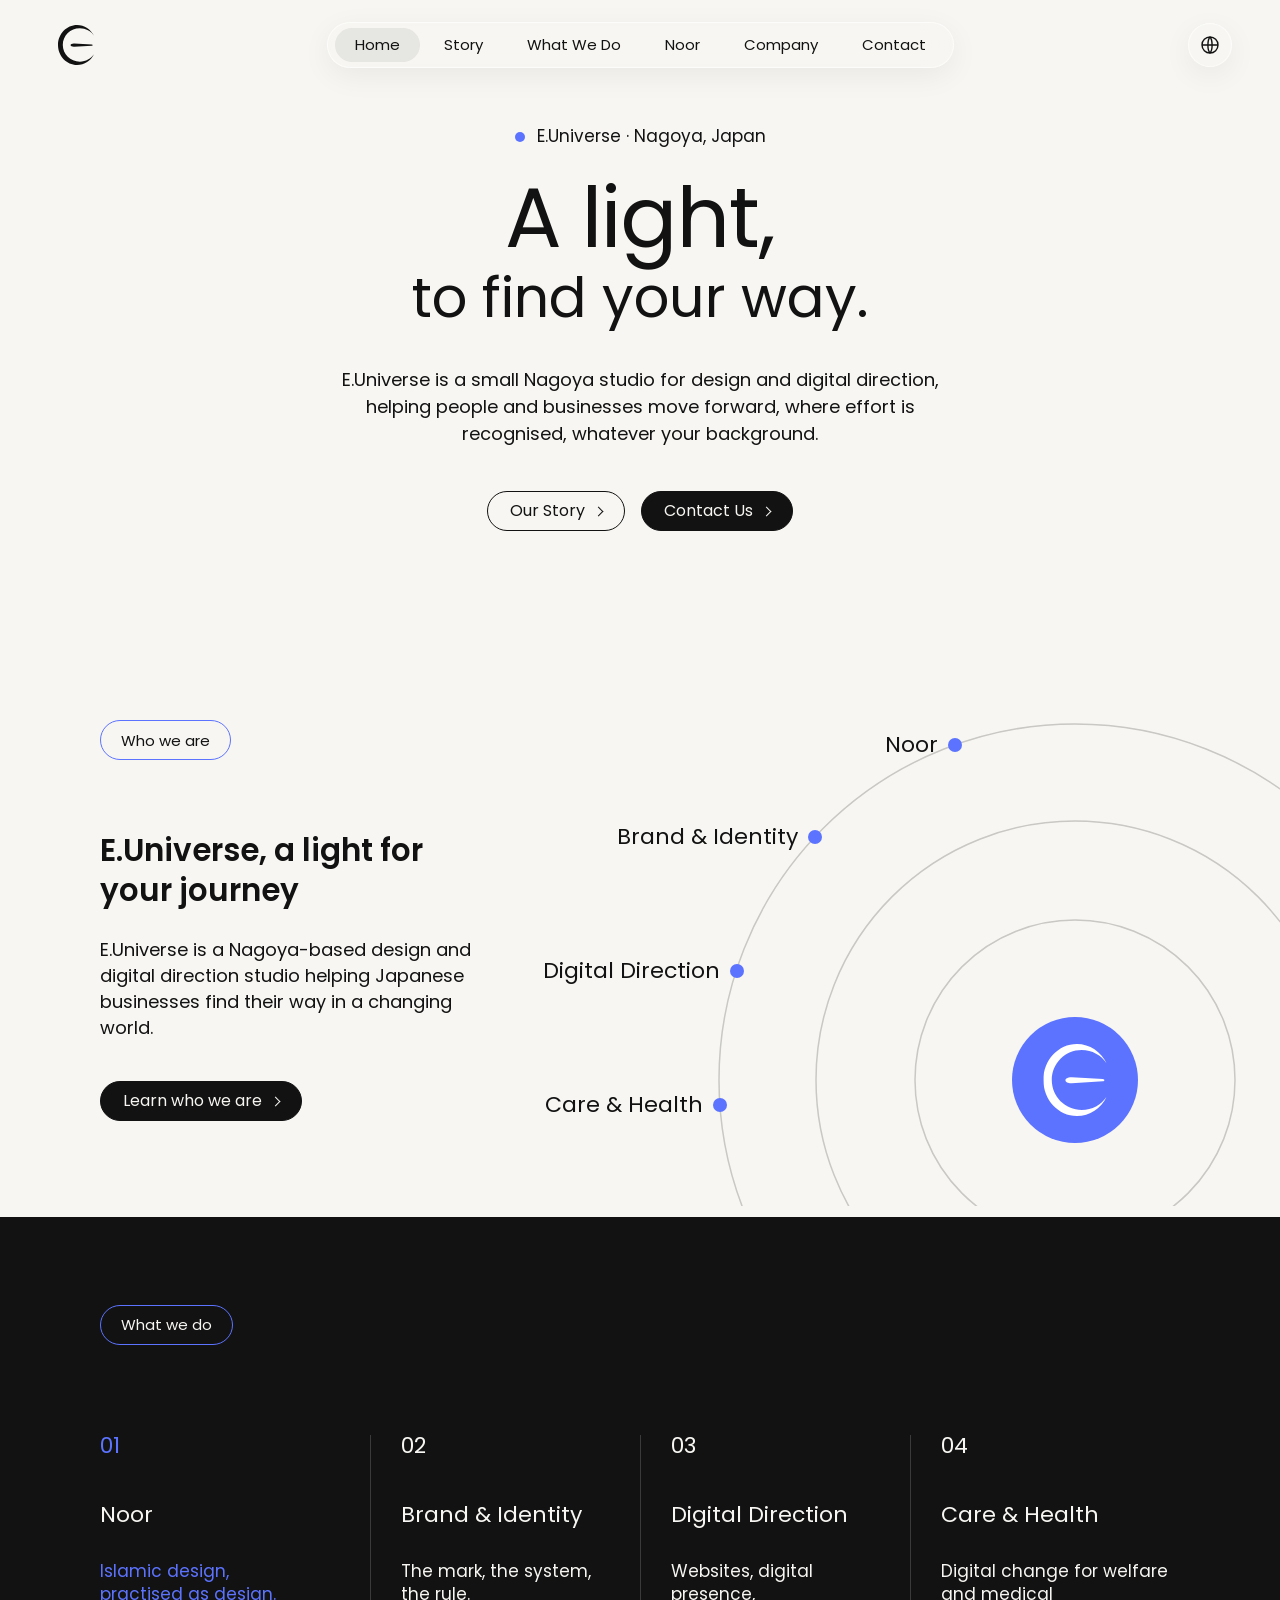
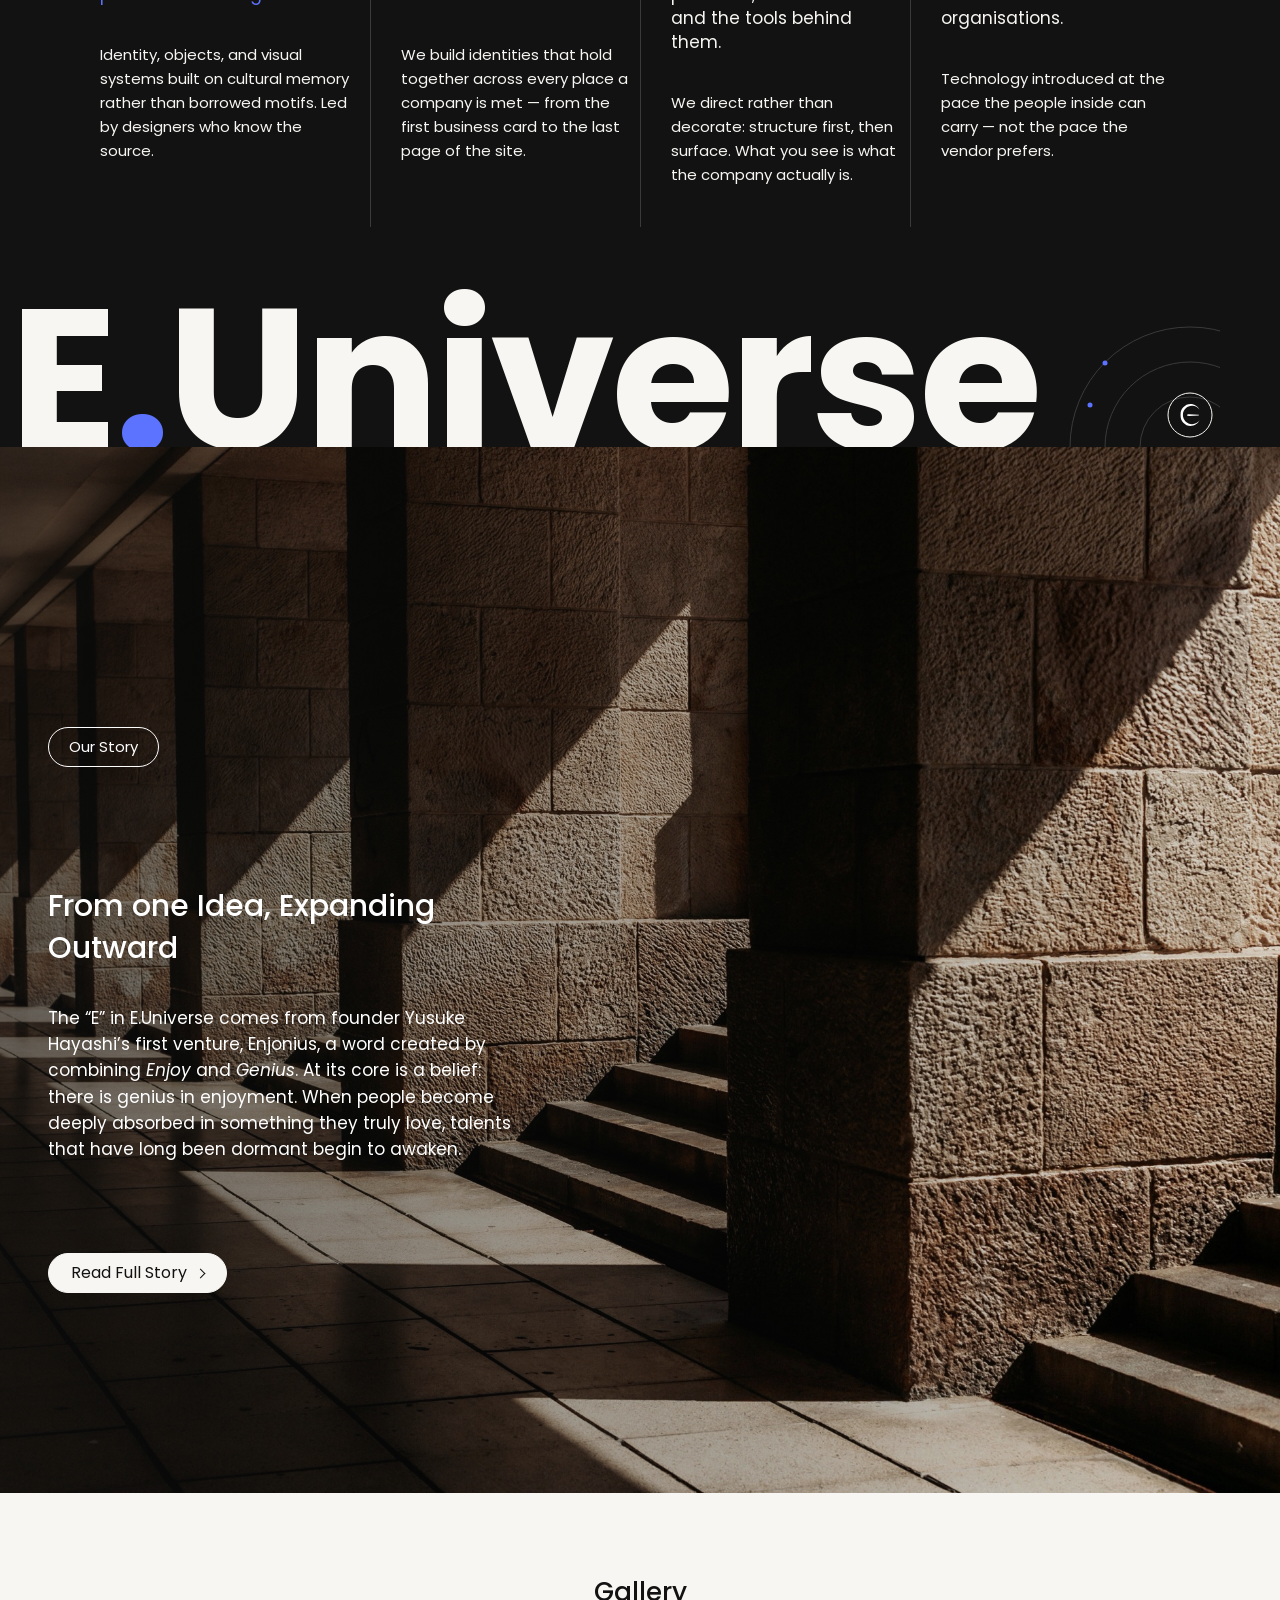
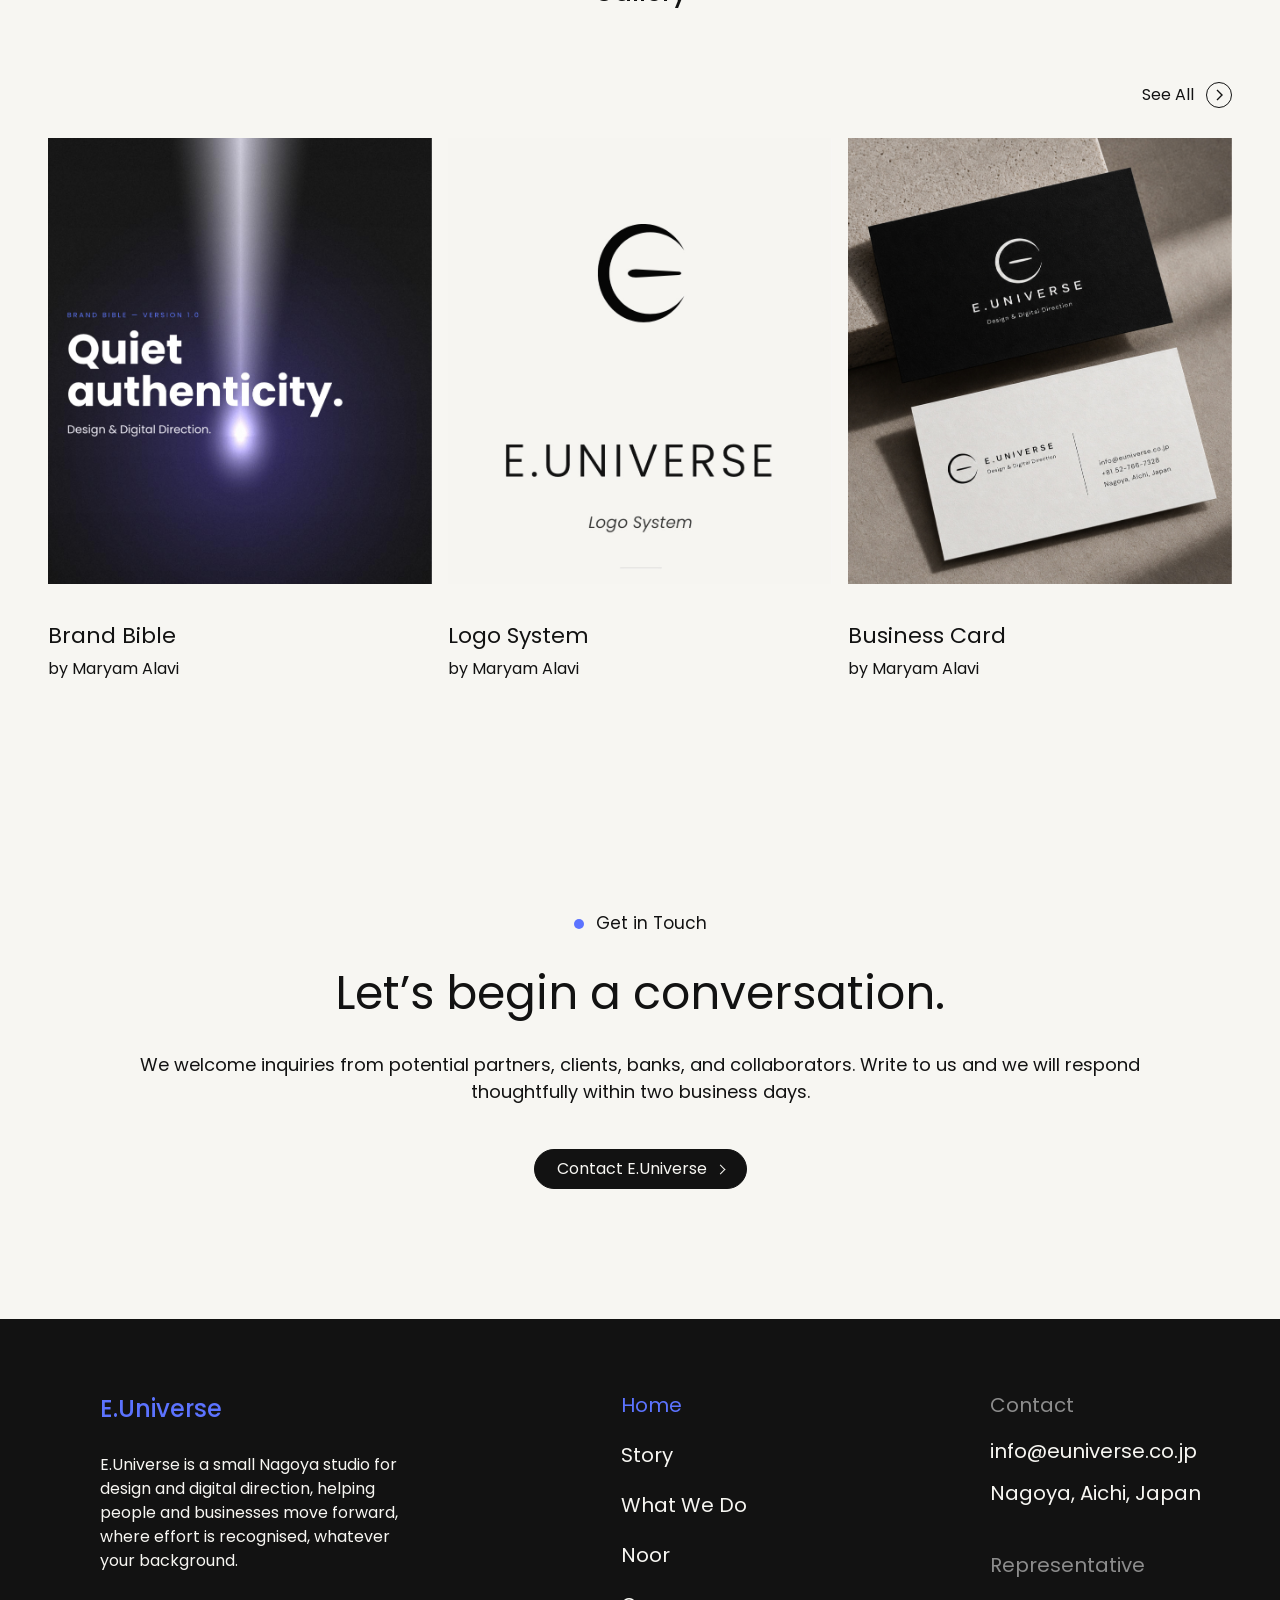
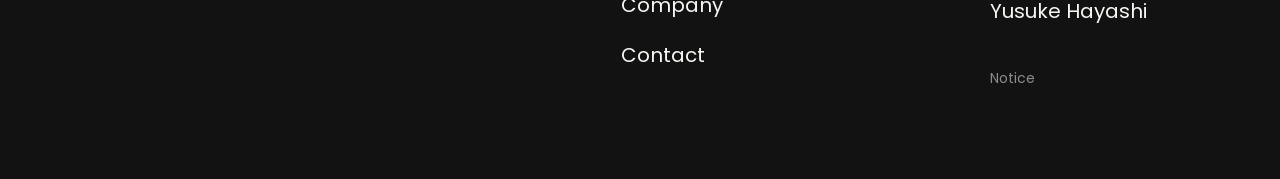
<file: index.html>
<!doctype html>
<html lang="en-GB">
<head>
<meta charset="utf-8">
<meta name="viewport" content="width=device-width, initial-scale=1">
<title>E.Universe — A Nagoya studio for design &amp; digital direction.</title>
<meta name="description" content="E.Universe is a small Nagoya studio for design and digital direction, helping people and businesses move forward, whatever your background.">
<link rel="canonical" href="https://euniverse.co.jp/">
<meta property="og:type" content="website">
<meta property="og:site_name" content="E.Universe">
<meta property="og:title" content="E.Universe — A Nagoya studio for design &amp; digital direction.">
<meta property="og:description" content="E.Universe is a small Nagoya studio for design and digital direction, helping people and businesses move forward, whatever your background.">
<meta property="og:url" content="https://euniverse.co.jp/">
<meta property="og:image" content="https://euniverse.co.jp/assets/og.png">
<meta name="twitter:card" content="summary_large_image">
<link rel="icon" href="/assets/favicon.ico" sizes="any">
<link rel="icon" type="image/png" sizes="32x32" href="/assets/favicon-32.png">
<link rel="apple-touch-icon" sizes="180x180" href="/assets/favicon-180.png">
<link rel="preconnect" href="https://fonts.googleapis.com">
<link rel="preconnect" href="https://fonts.gstatic.com" crossorigin>
<link href="https://fonts.googleapis.com/css2?family=Poppins:ital,wght@0,300;0,400;0,500;0,600;0,700;1,400&display=swap" rel="stylesheet">
<link rel="stylesheet" href="/css/site.css">
</head>
<body>

<!-- ===== Header ===== -->
<header class="site-header">
  <a class="site-header__logo" href="index.html" aria-label="E.Universe — Home">
    <img src="/assets/Symbol_Ink.svg" alt="" width="35" height="40" class="logo-ink">
    <img src="/assets/Symbol_Light.svg" alt="" width="35" height="40" class="logo-light">
  </a>
  <nav class="site-nav" aria-label="Primary">
    <a href="index.html" aria-current="page">Home</a>
    <a href="story.html">Story</a>
    <a href="what-we-do.html">What We Do</a>
    <a href="noor.html">Noor</a>
    <a href="company.html">Company</a>
    <a href="contact.html">Contact</a>
  </nav>
  <div class="site-header__tools">
    <button class="icon-btn icon-btn--menu" type="button" aria-label="Open menu" aria-expanded="false" aria-controls="mobile-menu">
      <svg viewBox="0 0 22 22" fill="none" stroke="currentColor" stroke-width="1.6" stroke-linecap="round"><path d="M4 7h14M7 11h8M9 15h4"/></svg>
    </button>
    <span class="icon-btn" role="img" aria-label="Language (English)">
      <svg viewBox="0 0 22 22" fill="none" stroke="currentColor" stroke-width="1.4"><circle cx="11" cy="11" r="8"/><path d="M3 11h16M11 3c2.8 3 2.8 13 0 16M11 3c-2.8 3-2.8 13 0 16"/></svg>
    </span>
  </div>
</header>

<div class="mobile-menu" id="mobile-menu" data-open="false">
  <button class="icon-btn mobile-menu__close" type="button" aria-label="Close menu">
    <svg viewBox="0 0 22 22" fill="none" stroke="currentColor" stroke-width="1.6" stroke-linecap="round"><path d="M6 6l10 10M16 6L6 16"/></svg>
  </button>
  <nav aria-label="Mobile">
    <a href="index.html" aria-current="page">Home</a>
    <a href="story.html">Story</a>
    <a href="what-we-do.html">What We Do</a>
    <a href="noor.html">Noor</a>
    <a href="company.html">Company</a>
    <a href="contact.html">Contact</a>
  </nav>
</div>

<main>

<!-- ===== Hero ===== -->
<section class="hero">
  <p class="kicker">E.Universe · Nagoya, Japan</p>
  <h1 class="hero__title"><span class="l1">A light,</span><span class="l2">to find your way.</span></h1>
  <p class="hero__lead">E.Universe is a small Nagoya studio for design and digital direction, helping people and businesses move forward, where effort is recognised, whatever your background.</p>
  <div class="hero__actions">
    <a class="btn btn--outline" href="story.html">Our Story</a>
    <a class="btn btn--ink" href="contact.html">Contact Us</a>
  </div>
</section>

<!-- ===== Who we are ===== -->
<section class="who" aria-labelledby="who-title">
  <div class="who__text">
    <p class="pill">Who we are</p>
    <h2 class="who__title" id="who-title">E.Universe, a light for your journey</h2>
    <p class="who__body">E.Universe is a Nagoya-based design and digital direction studio helping Japanese businesses find their way in a changing world.</p>
    <p class="who__cta"><a class="btn btn--ink" href="company.html">Learn who we are</a></p>
  </div>
  <!-- Orbit diagram: three arcs + four labelled dots around the E symbol -->
  <svg class="orbit" viewBox="-100 0 800 566" aria-hidden="true" focusable="false">
    <g fill="none" stroke="#C9C8C4" stroke-width="1.5">
      <circle cx="495" cy="440" r="160"/>
      <circle cx="495" cy="440" r="259"/>
      <circle cx="495" cy="440" r="356"/>
    </g>
    <g fill="#5C73FF">
      <circle cx="375" cy="105" r="7"/>
      <circle cx="235" cy="197" r="7"/>
      <circle cx="157" cy="331" r="7"/>
      <circle cx="140" cy="465" r="7"/>
    </g>
    <g text-anchor="end">
      <text x="358" y="112">Noor</text>
      <text x="218" y="204">Brand &amp; Identity</text>
      <text x="140" y="338">Digital Direction</text>
      <text x="123" y="472">Care &amp; Health</text>
    </g>
    <circle cx="495" cy="440" r="63" fill="#5C73FF"/>
    <image href="/assets/Symbol_Light.svg" x="463" y="404" width="64" height="72"/>
  </svg>
</section>

<!-- ===== What we do ===== -->
<section class="services section--ink" aria-labelledby="services-title">
  <div class="services__head">
    <h2 class="pill" id="services-title">What we do</h2>
  </div>
  <div class="services__grid">
    <article class="service">
      <p class="service__num service__num--accent">01</p>
      <h3 class="service__title">Noor</h3>
      <p class="service__tag service__tag--accent">Islamic design,<br>practised as design.</p>
      <p class="service__body">Identity, objects, and visual systems built on cultural memory rather than borrowed motifs. Led by designers who know the source.</p>
    </article>
    <article class="service">
      <p class="service__num">02</p>
      <h3 class="service__title">Brand &amp; Identity</h3>
      <p class="service__tag">The mark, the system,<br>the rule.</p>
      <p class="service__body">We build identities that hold together across every place a company is met — from the first business card to the last page of the site.</p>
    </article>
    <article class="service">
      <p class="service__num">03</p>
      <h3 class="service__title">Digital Direction</h3>
      <p class="service__tag">Websites, digital presence,<br>and the tools behind them.</p>
      <p class="service__body">We direct rather than decorate: structure first, then surface. What you see is what the company actually is.</p>
    </article>
    <article class="service">
      <p class="service__num">04</p>
      <h3 class="service__title">Care &amp; Health</h3>
      <p class="service__tag">Digital change for welfare<br>and medical organisations.</p>
      <p class="service__body">Technology introduced at the pace the people inside can carry — not the pace the vendor prefers.</p>
    </article>
  </div>
  <div class="services__mark" aria-hidden="true">
    <span class="word">E<span class="dot">.</span>Universe</span>
    <svg class="mini-orbit" viewBox="0 0 220 130" fill="none">
      <g stroke="#3A3A3A" stroke-width="1"><circle cx="190" cy="130" r="50"/><circle cx="190" cy="130" r="85"/><circle cx="190" cy="130" r="120"/></g>
      <circle cx="105" cy="46" r="2.5" fill="#5C73FF"/><circle cx="90" cy="88" r="2.5" fill="#5C73FF"/>
      <circle cx="190" cy="98" r="22" stroke="#F7F6F2" stroke-width="1"/>
      <image href="/assets/Symbol_Light.svg" x="180" y="87" width="20" height="22"/>
    </svg>
  </div>
</section>

<!-- ===== Our Story teaser ===== -->
<section class="story-teaser" aria-labelledby="story-title">
  <figure class="ph"><img src="/assets/img/home-story-corridor.jpg" alt="" loading="lazy"></figure>
  <p class="pill pill--white">Our Story</p>
  <h2 class="story-teaser__title" id="story-title">From one Idea, Expanding Outward</h2>
  <p class="story-teaser__body">The “E” in E.Universe comes from founder Yusuke Hayashi’s first venture, Enjonius, a word created by combining <em>Enjoy</em> and <em>Genius</em>. At its core is a belief: there is genius in enjoyment. When people become deeply absorbed in something they truly love, talents that have long been dormant begin to awaken.</p>
  <p class="story-teaser__cta"><a class="btn btn--paper" href="story.html">Read Full Story</a></p>
</section>

<!-- ===== Gallery ===== -->
<section class="gallery" id="gallery" aria-labelledby="gallery-title">
  <h2 class="gallery__title" id="gallery-title">Gallery</h2>
  <div class="gallery__bar"><a class="more" href="what-we-do.html#work">See All</a></div>
  <div class="gallery__grid">
    <article class="card">
      <figure class="ph card__img"><img src="/assets/img/gallery-brand-bible.jpg" alt="Brand Bible cover — Quiet authenticity." loading="lazy"></figure>
      <h3 class="card__title">Brand Bible</h3>
      <p class="card__by">by Maryam Alavi</p>
    </article>
    <article class="card">
      <figure class="ph card__img"><img src="/assets/img/gallery-logo-system.jpg" alt="E.Universe logo system" loading="lazy"></figure>
      <h3 class="card__title">Logo System</h3>
      <p class="card__by">by Maryam Alavi</p>
    </article>
    <article class="card">
      <figure class="ph card__img"><img src="/assets/img/gallery-business-card.jpg" alt="E.Universe business cards" loading="lazy"></figure>
      <h3 class="card__title">Business Card</h3>
      <p class="card__by">by Maryam Alavi</p>
    </article>
  </div>
</section>

<!-- ===== Get in touch ===== -->
<section class="cta" aria-labelledby="cta-title">
  <p class="kicker">Get in Touch</p>
  <h2 class="cta__title" id="cta-title">Let’s begin a conversation.</h2>
  <p class="cta__body">We welcome inquiries from potential partners, clients, banks, and collaborators. Write to us and we will respond thoughtfully within two business days.</p>
  <p class="cta__btn"><a class="btn btn--ink" href="contact.html">Contact E.Universe</a></p>
</section>

</main>

<!-- ===== Footer ===== -->
<footer class="site-footer">
  <div>
    <p class="site-footer__brand">E.Universe</p>
    <p class="site-footer__about">E.Universe is a small Nagoya studio for design and digital direction, helping people and businesses move forward, where effort is recognised, whatever your background.</p>
  </div>
  <nav aria-label="Footer">
    <ul class="site-footer__links">
      <li><a href="index.html" aria-current="page">Home</a></li>
      <li><a href="story.html">Story</a></li>
      <li><a href="what-we-do.html">What We Do</a></li>
      <li><a href="noor.html">Noor</a></li>
      <li><a href="company.html">Company</a></li>
      <li><a href="contact.html">Contact</a></li>
    </ul>
  </nav>
  <div class="site-footer__contact">
    <p class="site-footer__heading" style="margin-top:0">Contact</p>
    <p><a href="mailto:info@euniverse.co.jp">info@euniverse.co.jp</a></p>
    <p>Nagoya, Aichi, Japan</p>
    <p class="site-footer__heading">Representative</p>
    <p>Yusuke Hayashi</p>
    <p class="site-footer__notice"><a href="notice.html">Notice</a></p>
  </div>
</footer>

<script src="/js/site.js" defer></script>
</body>
</html>
</file>
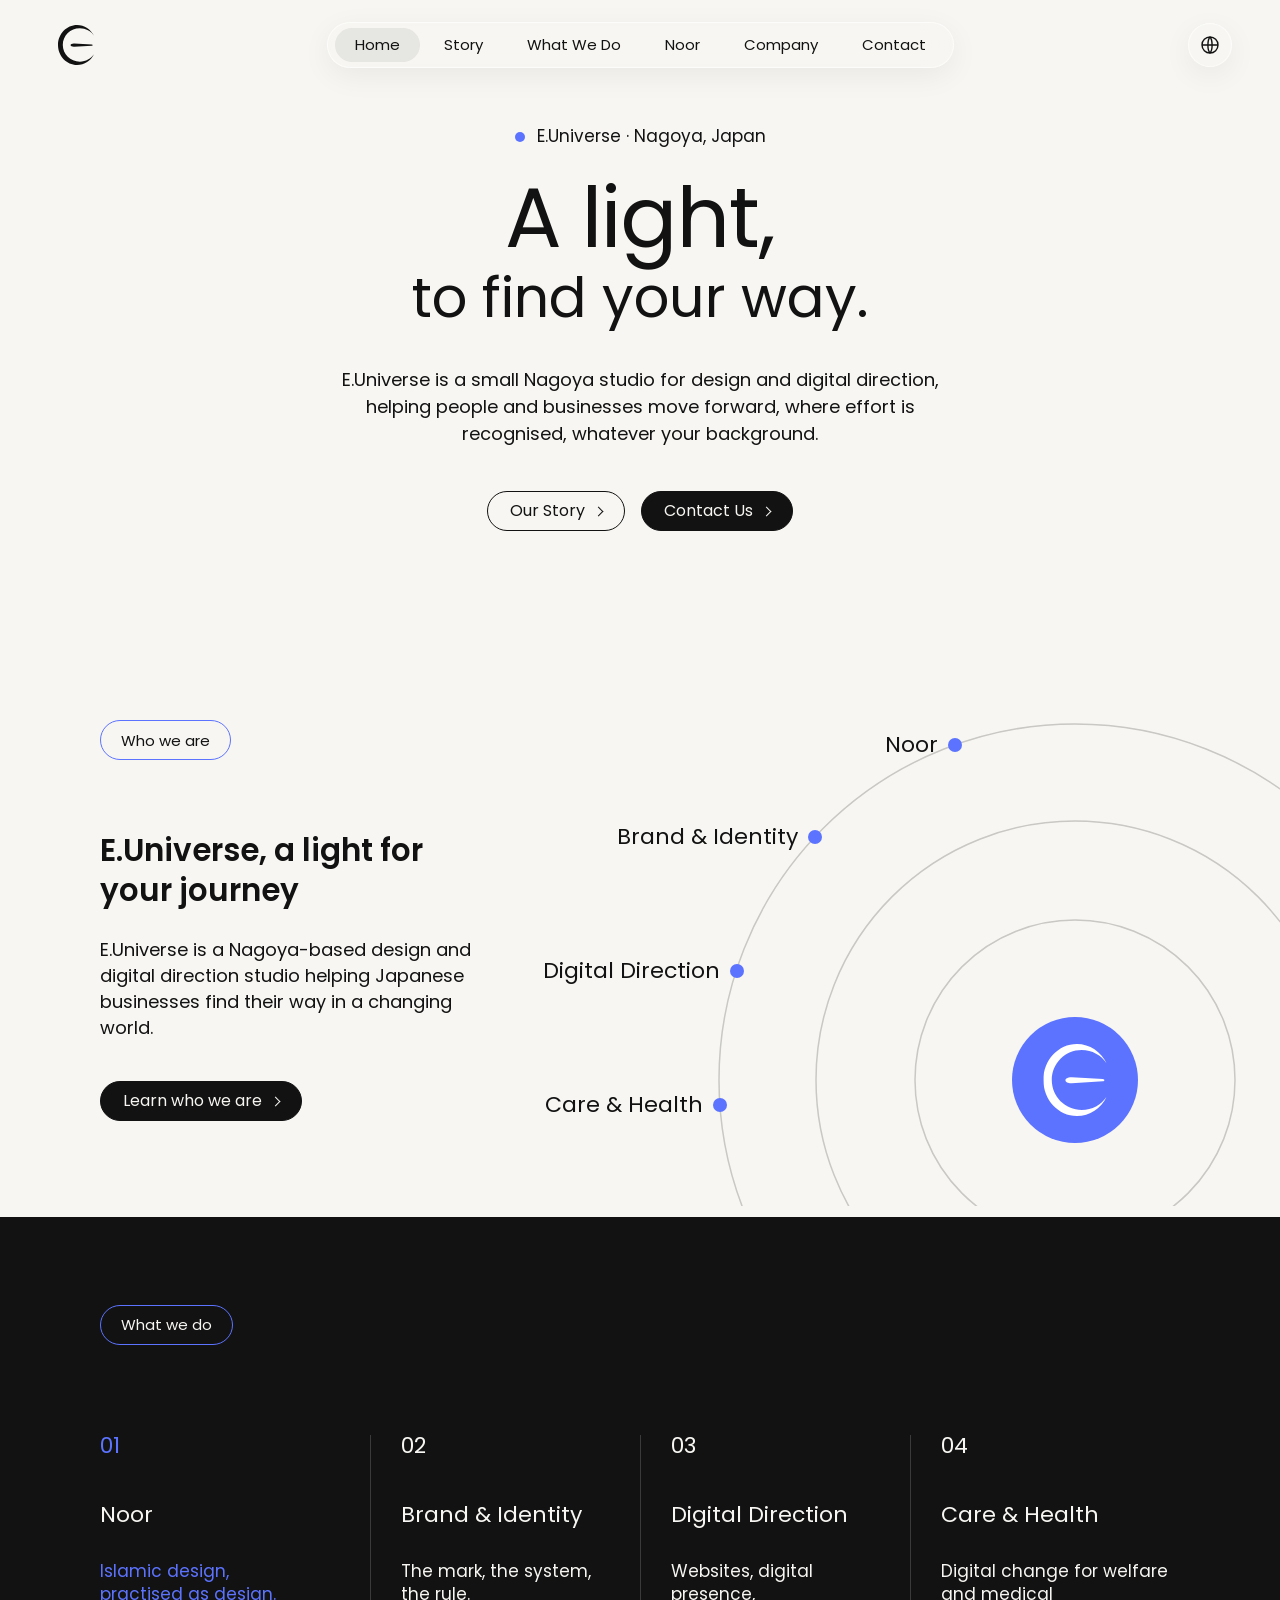
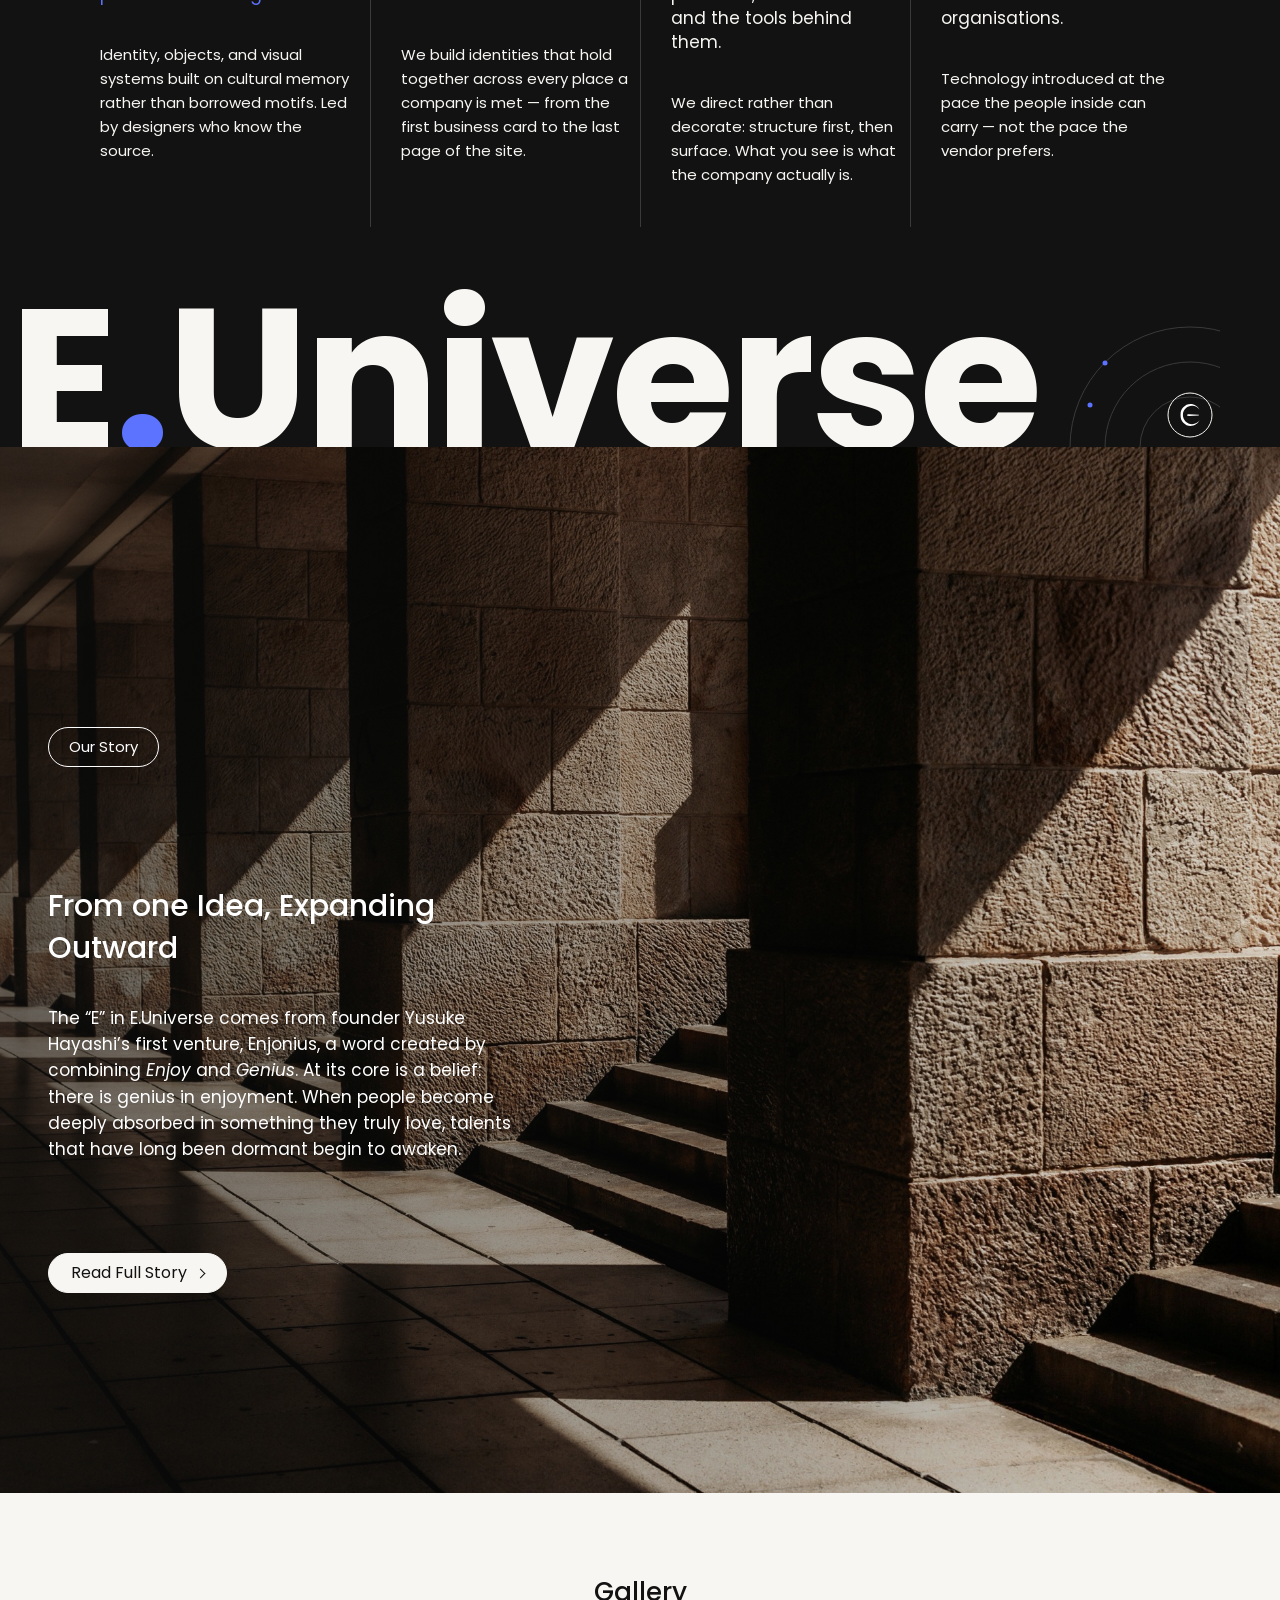
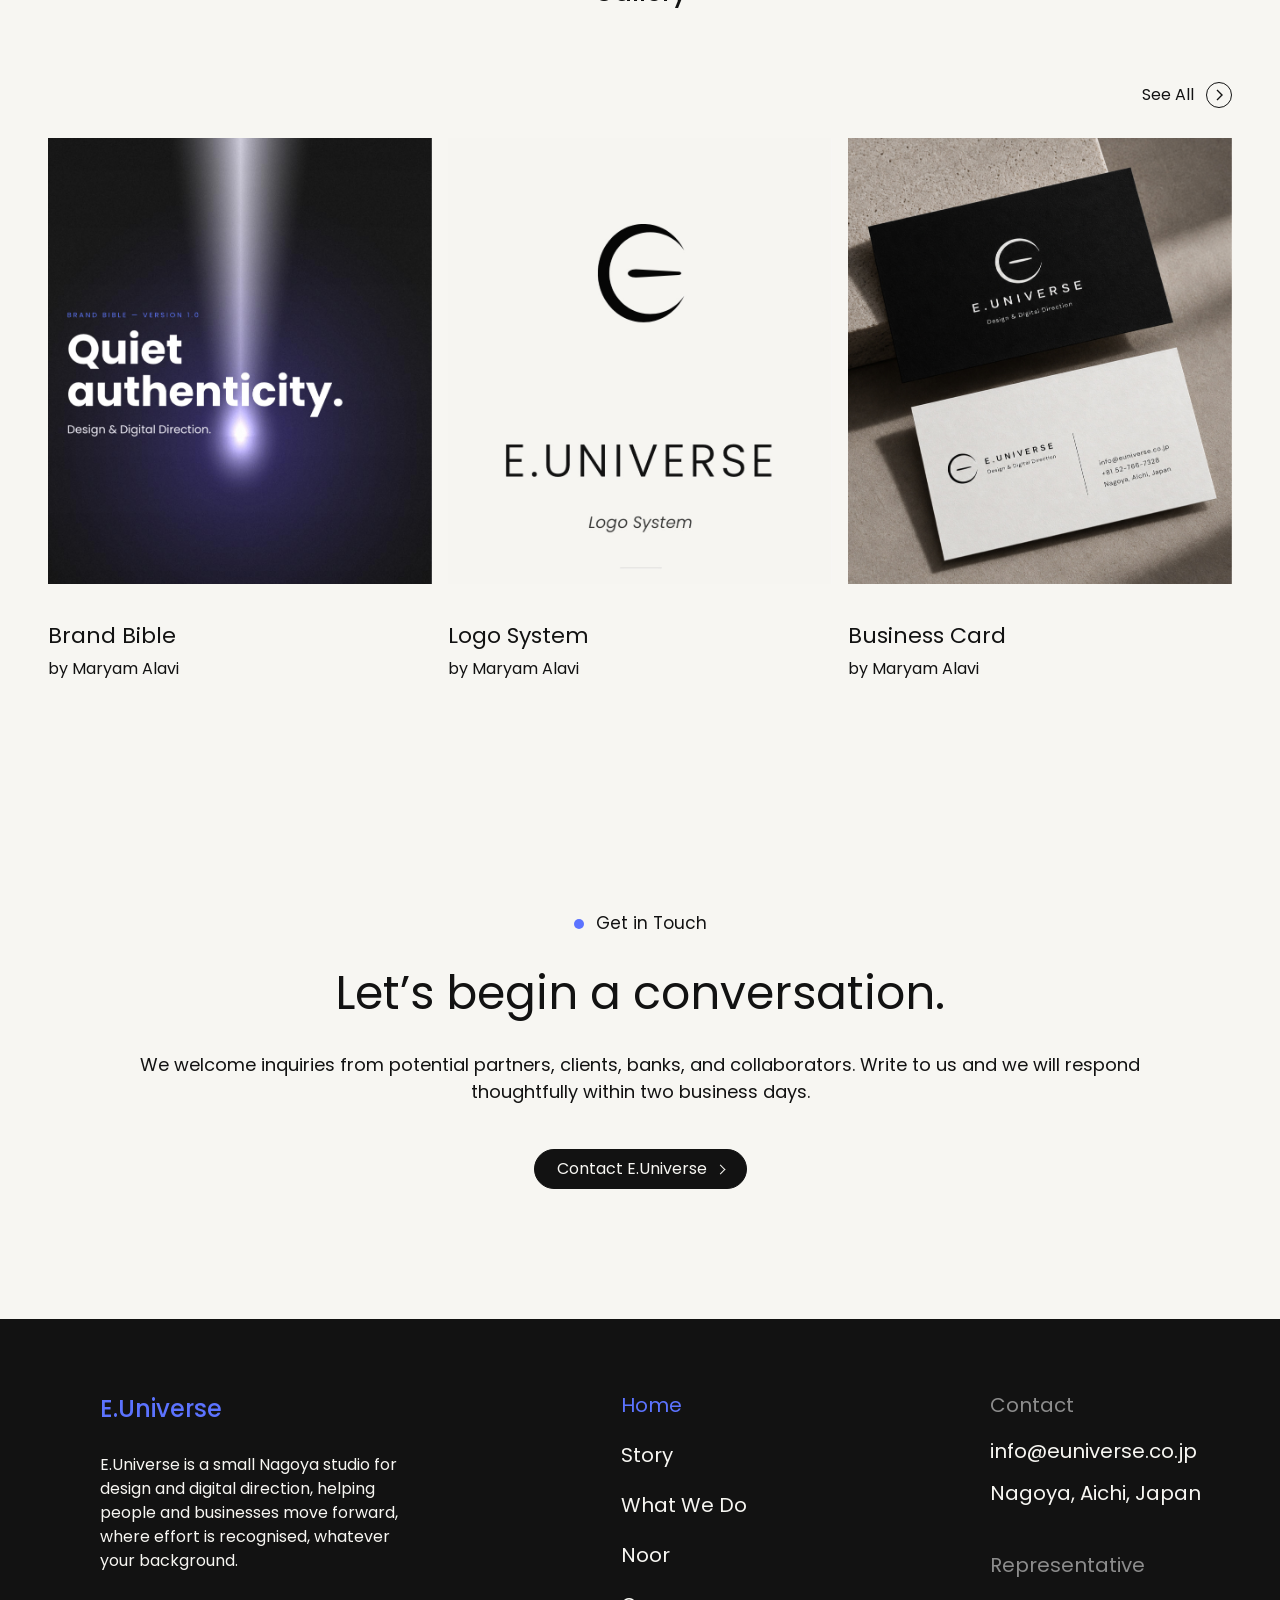
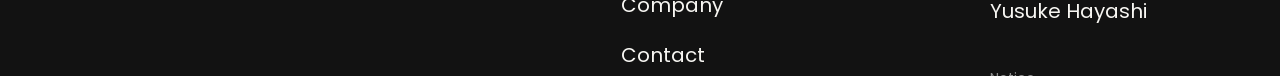
<file: v2/index.html>
<!doctype html>
<html lang="en-GB"><head><meta charset="utf-8">
<title>E.Universe</title>
<meta name="robots" content="noindex">
<link rel="canonical" href="https://euniverse.co.jp/">
<meta http-equiv="refresh" content="0; url=/">
</head><body><p>This page has moved to <a href="/">euniverse.co.jp</a>.</p></body></html>
</file>
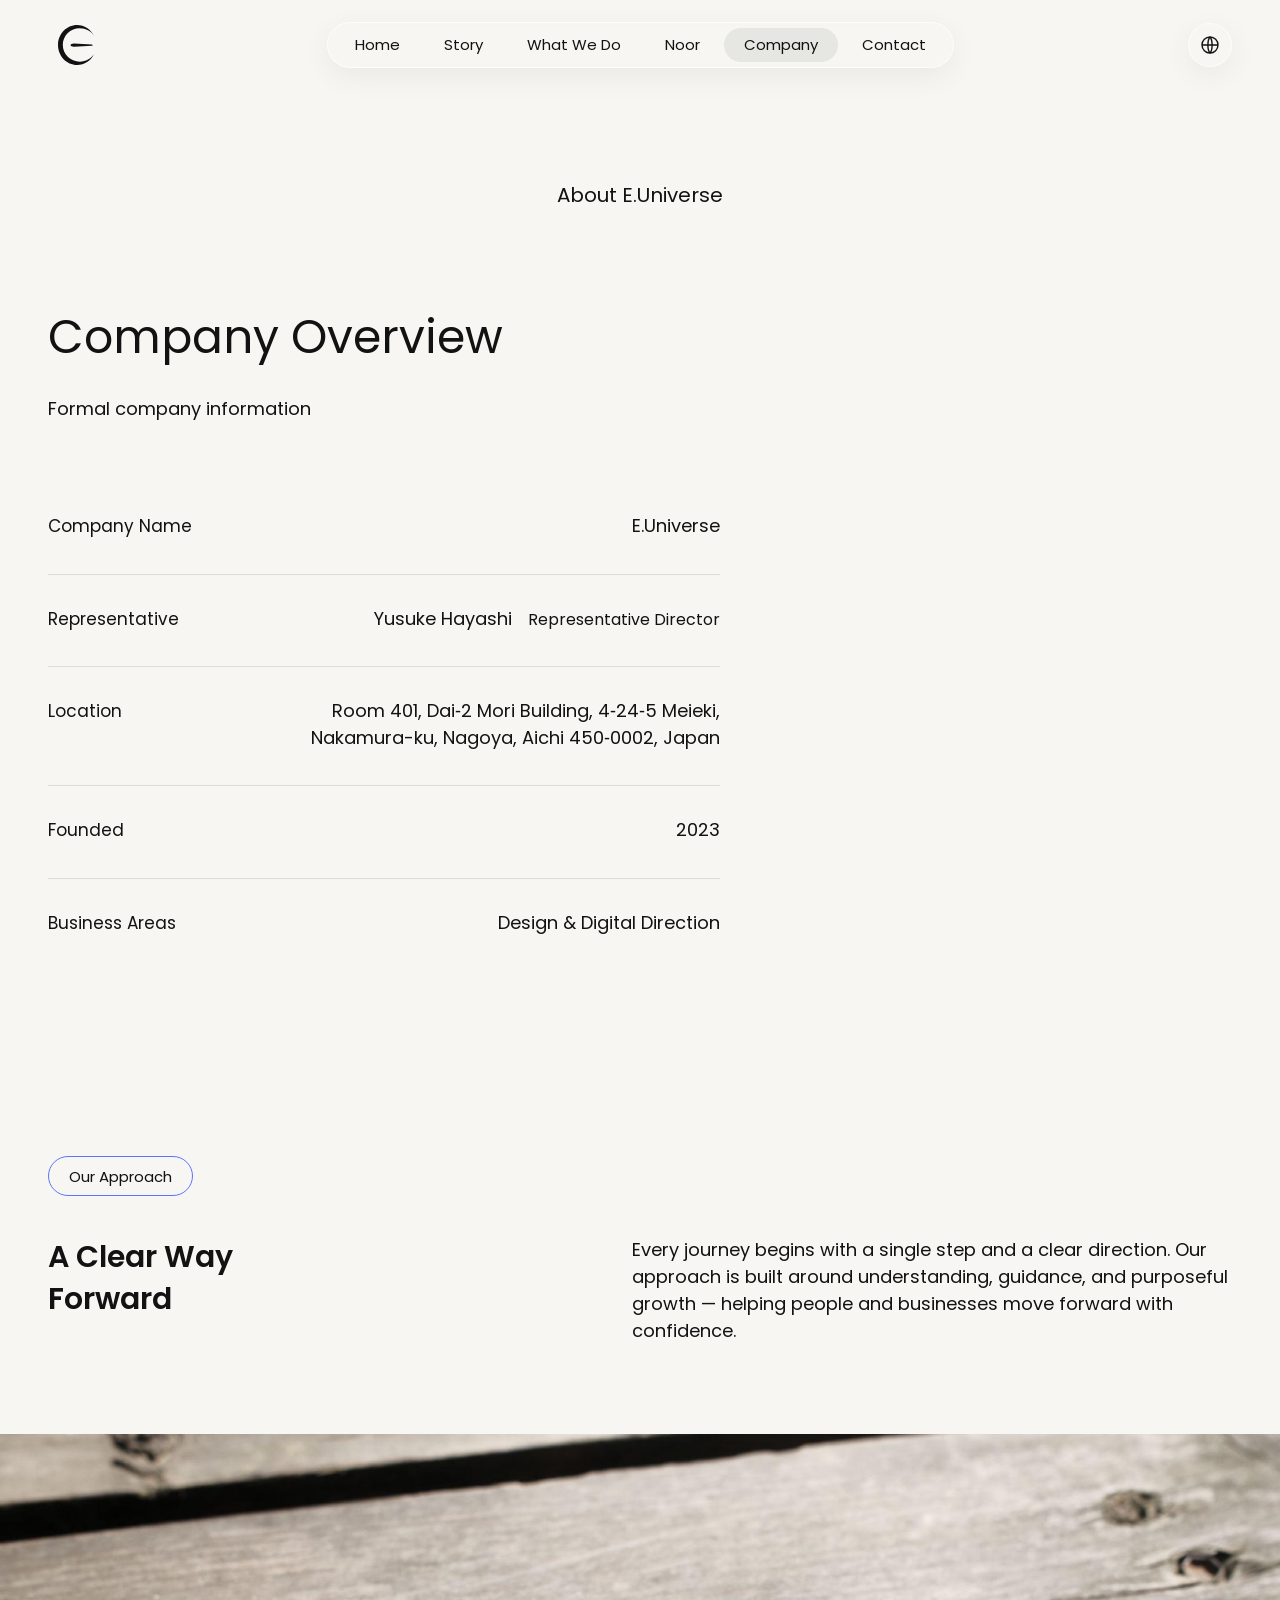
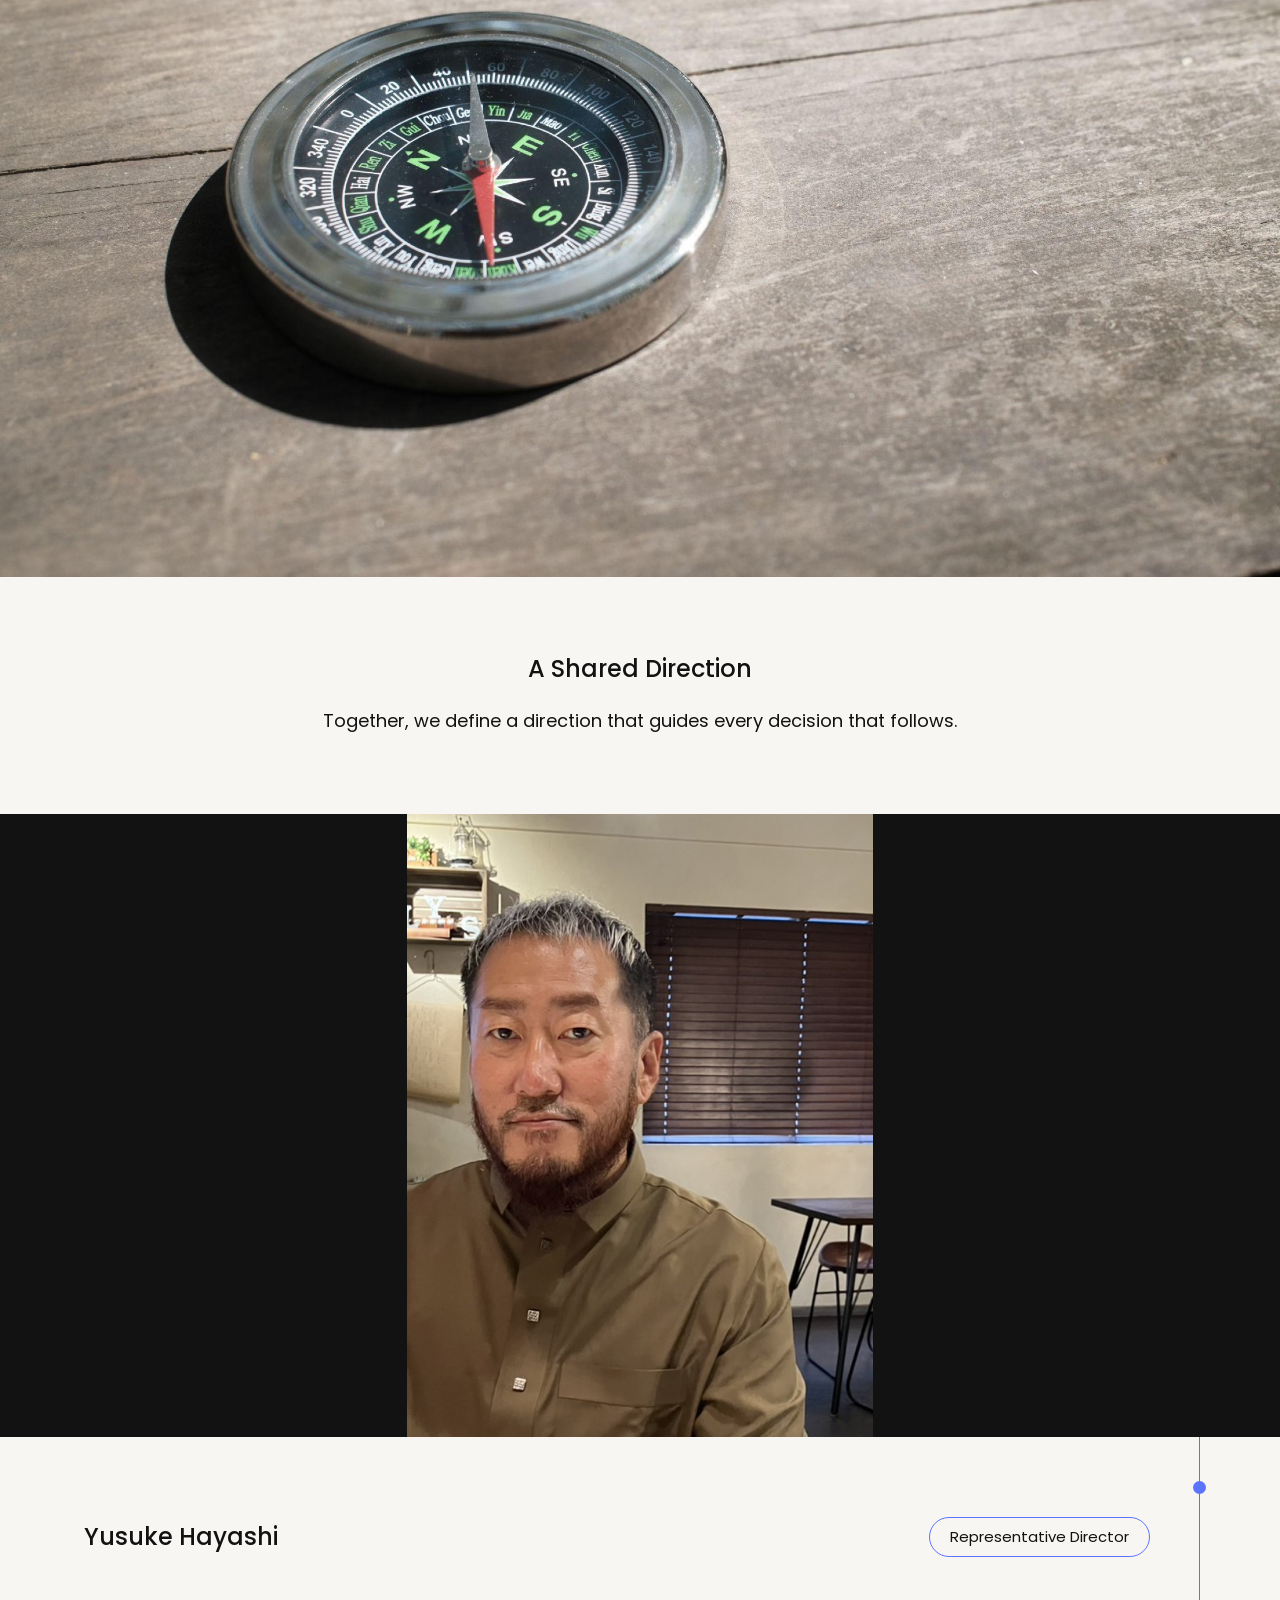
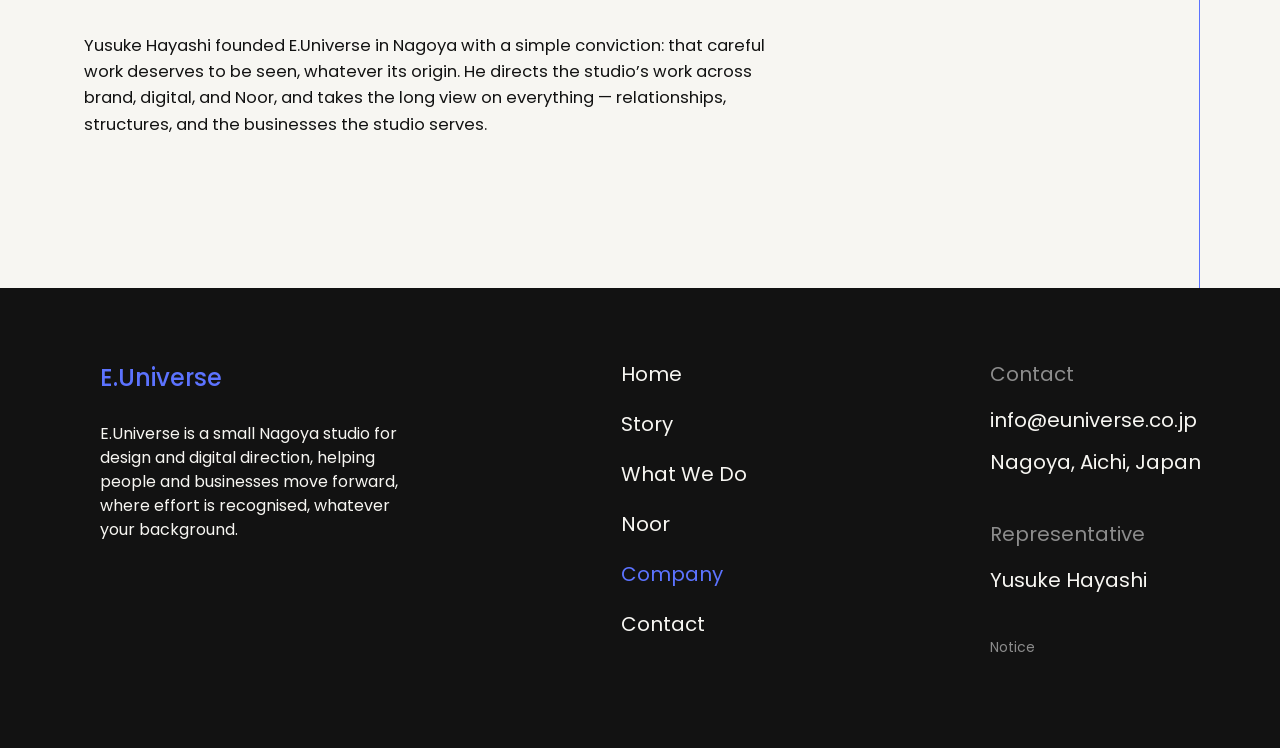
<file: company.html>
<!doctype html>
<html lang="en-GB">
<head>
<meta charset="utf-8">
<meta name="viewport" content="width=device-width, initial-scale=1">
<title>Company — E.Universe</title>
<meta name="description" content="Formal company information: E.Universe, Nagoya. Representative Director Yusuke Hayashi.">
<link rel="canonical" href="https://euniverse.co.jp/company.html">
<meta property="og:type" content="website">
<meta property="og:site_name" content="E.Universe">
<meta property="og:title" content="Company — E.Universe">
<meta property="og:description" content="Formal company information: E.Universe, Nagoya. Representative Director Yusuke Hayashi.">
<meta property="og:url" content="https://euniverse.co.jp/company.html">
<meta property="og:image" content="https://euniverse.co.jp/assets/og.png">
<meta name="twitter:card" content="summary_large_image">
<link rel="icon" href="/assets/favicon.ico" sizes="any">
<link rel="icon" type="image/png" sizes="32x32" href="/assets/favicon-32.png">
<link rel="apple-touch-icon" sizes="180x180" href="/assets/favicon-180.png">
<link rel="preconnect" href="https://fonts.googleapis.com">
<link rel="preconnect" href="https://fonts.gstatic.com" crossorigin>
<link href="https://fonts.googleapis.com/css2?family=Poppins:ital,wght@0,300;0,400;0,500;0,600;0,700;1,400&display=swap" rel="stylesheet">
<link rel="stylesheet" href="/css/site.css">
</head>
<body>
<!-- ===== Header ===== -->
<header class="site-header">
  <a class="site-header__logo" href="index.html" aria-label="E.Universe — Home">
    <img src="/assets/Symbol_Ink.svg" alt="" width="35" height="40" class="logo-ink">
    <img src="/assets/Symbol_Light.svg" alt="" width="35" height="40" class="logo-light">
  </a>
  <nav class="site-nav" aria-label="Primary">
    <a href="index.html">Home</a>
    <a href="story.html">Story</a>
    <a href="what-we-do.html">What We Do</a>
    <a href="noor.html">Noor</a>
    <a href="company.html" aria-current="page">Company</a>
    <a href="contact.html">Contact</a>
  </nav>
  <div class="site-header__tools">
    <button class="icon-btn icon-btn--menu" type="button" aria-label="Open menu" aria-expanded="false" aria-controls="mobile-menu">
      <svg viewBox="0 0 22 22" fill="none" stroke="currentColor" stroke-width="1.6" stroke-linecap="round"><path d="M4 7h14M7 11h8M9 15h4"/></svg>
    </button>
    <span class="icon-btn" role="img" aria-label="Language (English)">
      <svg viewBox="0 0 22 22" fill="none" stroke="currentColor" stroke-width="1.4"><circle cx="11" cy="11" r="8"/><path d="M3 11h16M11 3c2.8 3 2.8 13 0 16M11 3c-2.8 3-2.8 13 0 16"/></svg>
    </span>
  </div>
</header>

<div class="mobile-menu" id="mobile-menu" data-open="false">
  <button class="icon-btn mobile-menu__close" type="button" aria-label="Close menu">
    <svg viewBox="0 0 22 22" fill="none" stroke="currentColor" stroke-width="1.6" stroke-linecap="round"><path d="M6 6l10 10M16 6L6 16"/></svg>
  </button>
  <nav aria-label="Mobile">
    <a href="index.html">Home</a>
    <a href="story.html">Story</a>
    <a href="what-we-do.html">What We Do</a>
    <a href="noor.html">Noor</a>
    <a href="company.html" aria-current="page">Company</a>
    <a href="contact.html">Contact</a>
  </nav>
</div>

<main>

<section class="co-hero">
  <p class="co-hero__about">About E.Universe</p>
  <h1 class="co-hero__title">Company Overview</h1>
  <p class="co-hero__sub">Formal company information</p>
  <dl class="co-table">
    <div class="co-table__row"><dt class="co-table__key">Company Name</dt><dd class="co-table__val">E.Universe</dd></div>
    <div class="co-table__row"><dt class="co-table__key">Representative</dt><dd class="co-table__val">Yusuke Hayashi<small>Representative Director</small></dd></div>
    <div class="co-table__row"><dt class="co-table__key">Location</dt><dd class="co-table__val">Room 401, Dai&#8209;2 Mori Building, 4&#8209;24&#8209;5 Meieki,<br> Nakamura-ku, Nagoya, Aichi 450&#8209;0002, Japan</dd></div>
    <div class="co-table__row"><dt class="co-table__key">Founded</dt><dd class="co-table__val">2023</dd></div>
    <div class="co-table__row"><dt class="co-table__key">Business Areas</dt><dd class="co-table__val">Design &amp; Digital Direction</dd></div>
  </dl>
</section>

<section class="approach" aria-labelledby="approach-title">
  <p class="pill">Our Approach</p>
  <div class="approach__grid">
    <h2 class="approach__title" id="approach-title">A Clear Way Forward</h2>
    <p class="approach__body">Every journey begins with a single step and a clear direction. Our approach is built around understanding, guidance, and purposeful growth — helping people and businesses move forward with confidence.</p>
  </div>
</section>
<figure class="ph photo photo--band"><img src="/assets/img/company-approach-compass.jpg" alt="Compass on weathered wood" loading="lazy"></figure>
<section class="shared">
  <h2 class="shared__title">A Shared Direction</h2>
  <p class="shared__body">Together, we define a direction that guides every decision that follows.</p>
</section>

<section class="director" aria-labelledby="director-name">
  <figure class="ph photo director__photo director__photo--provisional"><img src="/assets/portrait.jpg" alt="Portrait of Yusuke Hayashi" loading="lazy"></figure>
  <div class="director__text">
    <div class="director__head">
      <h2 class="director__name" id="director-name">Yusuke Hayashi</h2>
      <p class="pill">Representative Director</p>
    </div>
    <p class="director__body">Yusuke Hayashi founded E.Universe in Nagoya with a simple conviction: that careful work deserves to be seen, whatever its origin. He directs the studio’s work across brand, digital, and Noor, and takes the long view on everything — relationships, structures, and the businesses the studio serves.</p>
  </div>
</section>

</main>

<!-- ===== Footer ===== -->
<footer class="site-footer">
  <div>
    <p class="site-footer__brand">E.Universe</p>
    <p class="site-footer__about">E.Universe is a small Nagoya studio for design and digital direction, helping people and businesses move forward, where effort is recognised, whatever your background.</p>
  </div>
  <nav aria-label="Footer">
    <ul class="site-footer__links">
      <li><a href="index.html">Home</a></li>
      <li><a href="story.html">Story</a></li>
      <li><a href="what-we-do.html">What We Do</a></li>
      <li><a href="noor.html">Noor</a></li>
      <li><a href="company.html" aria-current="page">Company</a></li>
      <li><a href="contact.html">Contact</a></li>
    </ul>
  </nav>
  <div class="site-footer__contact">
    <p class="site-footer__heading" style="margin-top:0">Contact</p>
    <p><a href="mailto:info@euniverse.co.jp">info@euniverse.co.jp</a></p>
    <p>Nagoya, Aichi, Japan</p>
    <p class="site-footer__heading">Representative</p>
    <p>Yusuke Hayashi</p>
    <p class="site-footer__notice"><a href="notice.html">Notice</a></p>
  </div>
</footer>

<script src="/js/site.js" defer></script>
</body>
</html>
</file>
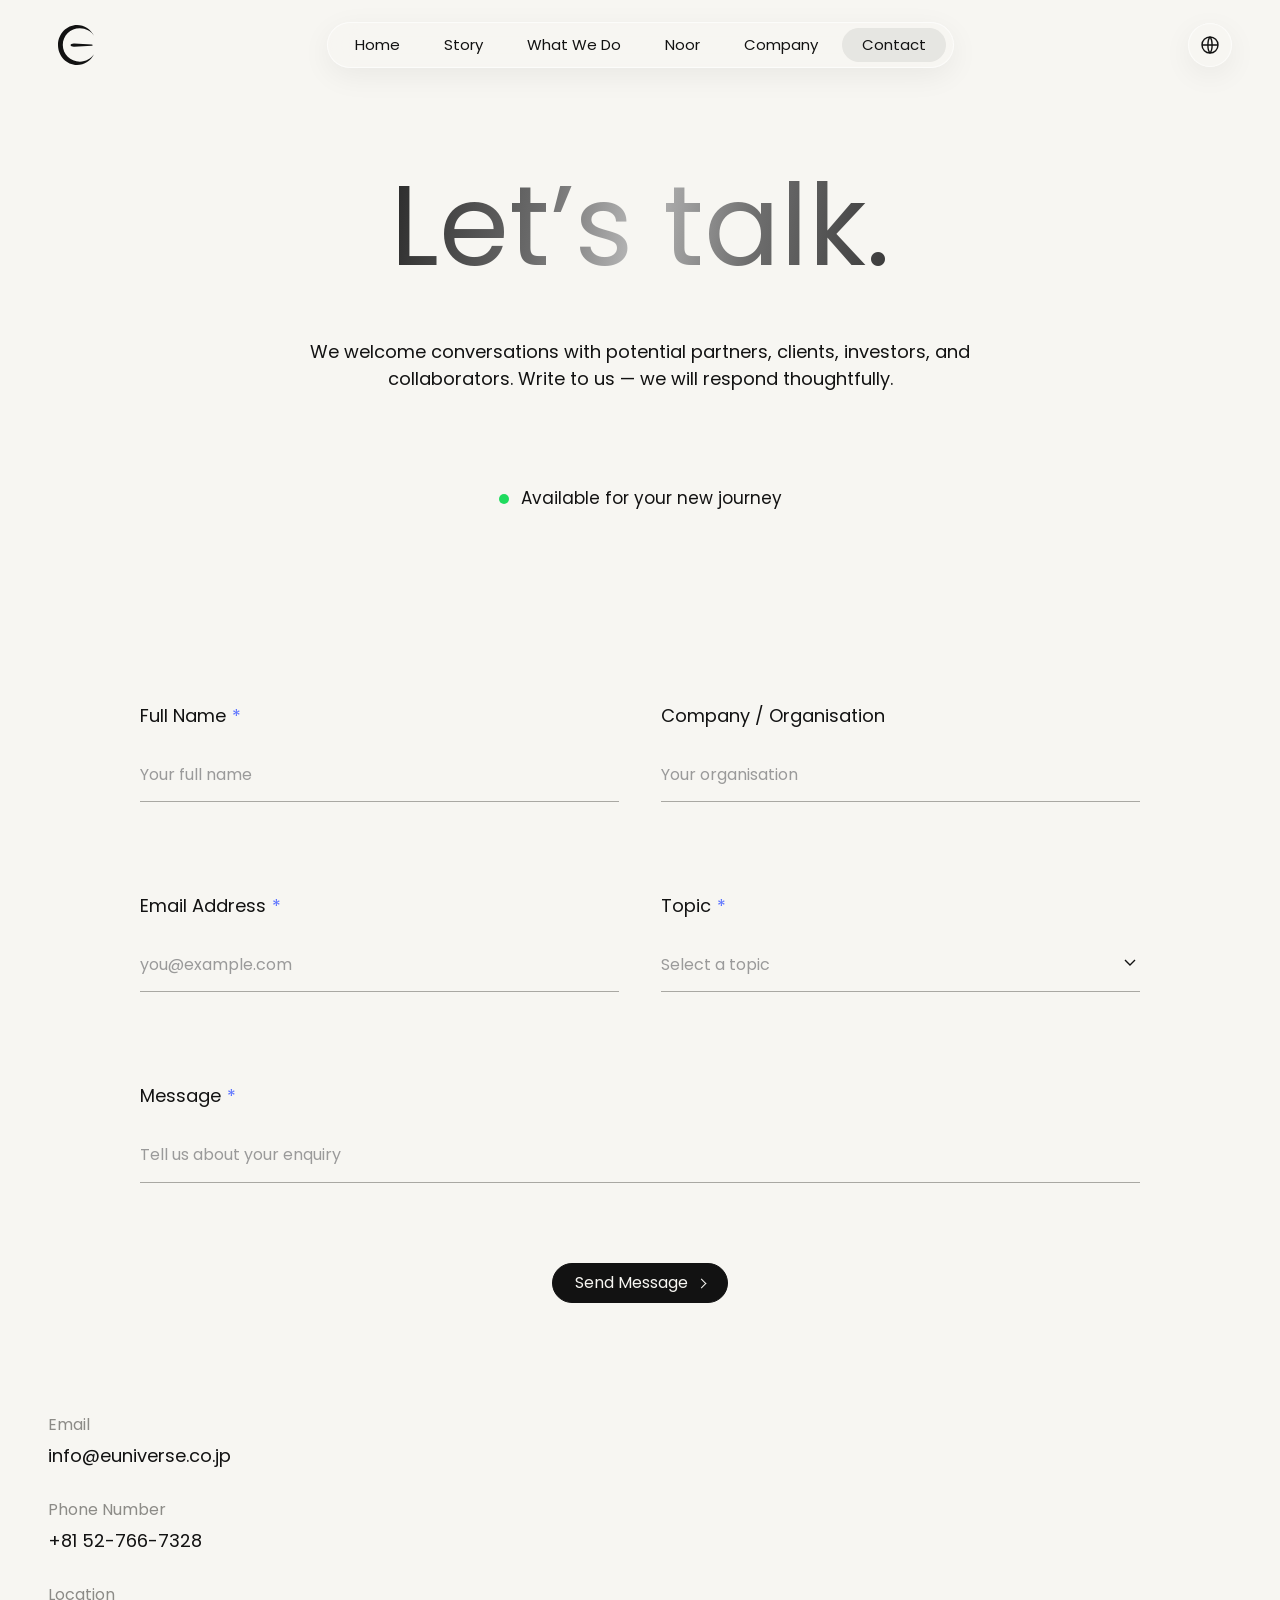
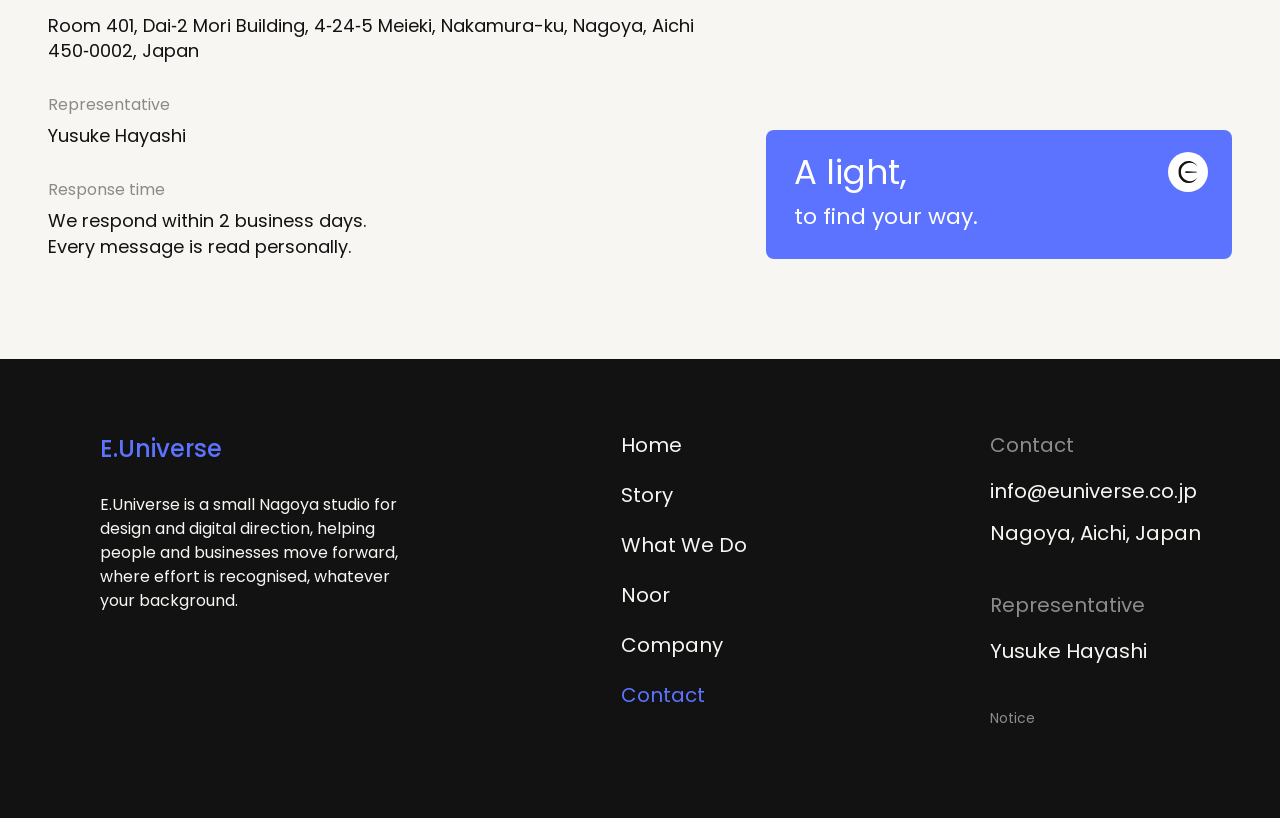
<file: contact.html>
<!doctype html>
<html lang="en-GB">
<head>
<meta charset="utf-8">
<meta name="viewport" content="width=device-width, initial-scale=1">
<title>Contact — E.Universe</title>
<meta name="description" content="We welcome conversations with potential partners, clients, investors, and collaborators. Write to us — we will respond thoughtfully.">
<link rel="canonical" href="https://euniverse.co.jp/contact.html">
<meta property="og:type" content="website">
<meta property="og:site_name" content="E.Universe">
<meta property="og:title" content="Contact — E.Universe">
<meta property="og:description" content="We welcome conversations with potential partners, clients, investors, and collaborators. Write to us — we will respond thoughtfully.">
<meta property="og:url" content="https://euniverse.co.jp/contact.html">
<meta property="og:image" content="https://euniverse.co.jp/assets/og.png">
<meta name="twitter:card" content="summary_large_image">
<link rel="icon" href="/assets/favicon.ico" sizes="any">
<link rel="icon" type="image/png" sizes="32x32" href="/assets/favicon-32.png">
<link rel="apple-touch-icon" sizes="180x180" href="/assets/favicon-180.png">
<link rel="preconnect" href="https://fonts.googleapis.com">
<link rel="preconnect" href="https://fonts.gstatic.com" crossorigin>
<link href="https://fonts.googleapis.com/css2?family=Poppins:ital,wght@0,300;0,400;0,500;0,600;0,700;1,400&display=swap" rel="stylesheet">
<link rel="stylesheet" href="/css/site.css">
</head>
<body>
<!-- ===== Header ===== -->
<header class="site-header">
  <a class="site-header__logo" href="index.html" aria-label="E.Universe — Home">
    <img src="/assets/Symbol_Ink.svg" alt="" width="35" height="40" class="logo-ink">
    <img src="/assets/Symbol_Light.svg" alt="" width="35" height="40" class="logo-light">
  </a>
  <nav class="site-nav" aria-label="Primary">
    <a href="index.html">Home</a>
    <a href="story.html">Story</a>
    <a href="what-we-do.html">What We Do</a>
    <a href="noor.html">Noor</a>
    <a href="company.html">Company</a>
    <a href="contact.html" aria-current="page">Contact</a>
  </nav>
  <div class="site-header__tools">
    <button class="icon-btn icon-btn--menu" type="button" aria-label="Open menu" aria-expanded="false" aria-controls="mobile-menu">
      <svg viewBox="0 0 22 22" fill="none" stroke="currentColor" stroke-width="1.6" stroke-linecap="round"><path d="M4 7h14M7 11h8M9 15h4"/></svg>
    </button>
    <span class="icon-btn" role="img" aria-label="Language (English)">
      <svg viewBox="0 0 22 22" fill="none" stroke="currentColor" stroke-width="1.4"><circle cx="11" cy="11" r="8"/><path d="M3 11h16M11 3c2.8 3 2.8 13 0 16M11 3c-2.8 3-2.8 13 0 16"/></svg>
    </span>
  </div>
</header>

<div class="mobile-menu" id="mobile-menu" data-open="false">
  <button class="icon-btn mobile-menu__close" type="button" aria-label="Close menu">
    <svg viewBox="0 0 22 22" fill="none" stroke="currentColor" stroke-width="1.6" stroke-linecap="round"><path d="M6 6l10 10M16 6L6 16"/></svg>
  </button>
  <nav aria-label="Mobile">
    <a href="index.html">Home</a>
    <a href="story.html">Story</a>
    <a href="what-we-do.html">What We Do</a>
    <a href="noor.html">Noor</a>
    <a href="company.html">Company</a>
    <a href="contact.html" aria-current="page">Contact</a>
  </nav>
</div>

<main>

<section class="contact-hero">
  <h1 class="contact-hero__title">Let’s talk.</h1>
  <p class="contact-hero__lead">We welcome conversations with potential partners, clients, investors, and collaborators. Write to us — we will respond thoughtfully.</p>
  <p class="kicker kicker--green contact-hero__status">Available for your new journey</p>

  <!-- Form: submits via mailto for now. To switch to Formspree later, set action="https://formspree.io/f/XXXX",
       method="post", and remove data-mailto — the field names already match. -->
  <form class="form" action="mailto:info@euniverse.co.jp" method="post" data-mailto="mailto:info@euniverse.co.jp" novalidate="">
    <label class="field">
      <span class="field__label">Full Name<span class="req" aria-hidden="true">*</span></span>
      <input class="field__input" type="text" name="name" placeholder="Your full name" required autocomplete="name">
    </label>
    <label class="field">
      <span class="field__label">Company / Organisation</span>
      <input class="field__input" type="text" name="company" placeholder="Your organisation" autocomplete="organization">
    </label>
    <label class="field">
      <span class="field__label">Email Address<span class="req" aria-hidden="true">*</span></span>
      <input class="field__input" type="email" name="email" placeholder="you@example.com" required autocomplete="email">
    </label>
    <label class="field">
      <span class="field__label">Topic<span class="req" aria-hidden="true">*</span></span>
      <select class="field__input" name="topic" required>
        <option value="" disabled selected>Select a topic</option>
        <option>Brand &amp; Identity</option>
        <option>Digital Direction</option>
        <option>Noor</option>
        <option>Care &amp; Health</option>
        <option>Partnership or collaboration</option>
        <option>Something else</option>
      </select>
    </label>
    <label class="field field--full">
      <span class="field__label">Message<span class="req" aria-hidden="true">*</span></span>
      <textarea class="field__input" name="message" rows="1" placeholder="Tell us about your enquiry" required></textarea>
    </label>
    <div class="form__actions"><button class="btn btn--ink" type="submit">Send Message</button></div>
  </form>
</section>

<section class="contact-details" aria-label="Contact details">
  <div>
    <div class="detail"><p class="detail__key">Email</p><p class="detail__val"><a href="mailto:info@euniverse.co.jp">info@euniverse.co.jp</a></p></div>
    <div class="detail"><p class="detail__key">Phone Number</p><p class="detail__val"><a href="tel:+81527667328">+81 52-766-7328</a></p></div>
    <div class="detail"><p class="detail__key">Location</p><p class="detail__val">Room 401, Dai&#8209;2 Mori Building, 4&#8209;24&#8209;5 Meieki, Nakamura-ku, Nagoya, Aichi 450&#8209;0002, Japan</p></div>
    <div class="detail"><p class="detail__key">Representative</p><p class="detail__val">Yusuke Hayashi</p></div>
    <div class="detail"><p class="detail__key">Response time</p><p class="detail__val">We respond within 2 business days.<br>Every message is read personally.</p></div>
  </div>
  <aside class="light-card" aria-label="A light, to find your way.">
    <span class="l1">A light,</span>
    <span class="l2">to find your way.</span>
    <span class="light-card__mark"><img src="/assets/Symbol_Ink.svg" alt=""></span>
  </aside>
</section>

</main>

<!-- ===== Footer ===== -->
<footer class="site-footer">
  <div>
    <p class="site-footer__brand">E.Universe</p>
    <p class="site-footer__about">E.Universe is a small Nagoya studio for design and digital direction, helping people and businesses move forward, where effort is recognised, whatever your background.</p>
  </div>
  <nav aria-label="Footer">
    <ul class="site-footer__links">
      <li><a href="index.html">Home</a></li>
      <li><a href="story.html">Story</a></li>
      <li><a href="what-we-do.html">What We Do</a></li>
      <li><a href="noor.html">Noor</a></li>
      <li><a href="company.html">Company</a></li>
      <li><a href="contact.html" aria-current="page">Contact</a></li>
    </ul>
  </nav>
  <div class="site-footer__contact">
    <p class="site-footer__heading" style="margin-top:0">Contact</p>
    <p><a href="mailto:info@euniverse.co.jp">info@euniverse.co.jp</a></p>
    <p>Nagoya, Aichi, Japan</p>
    <p class="site-footer__heading">Representative</p>
    <p>Yusuke Hayashi</p>
    <p class="site-footer__notice"><a href="notice.html">Notice</a></p>
  </div>
</footer>

<script src="/js/site.js" defer></script>
</body>
</html>
</file>
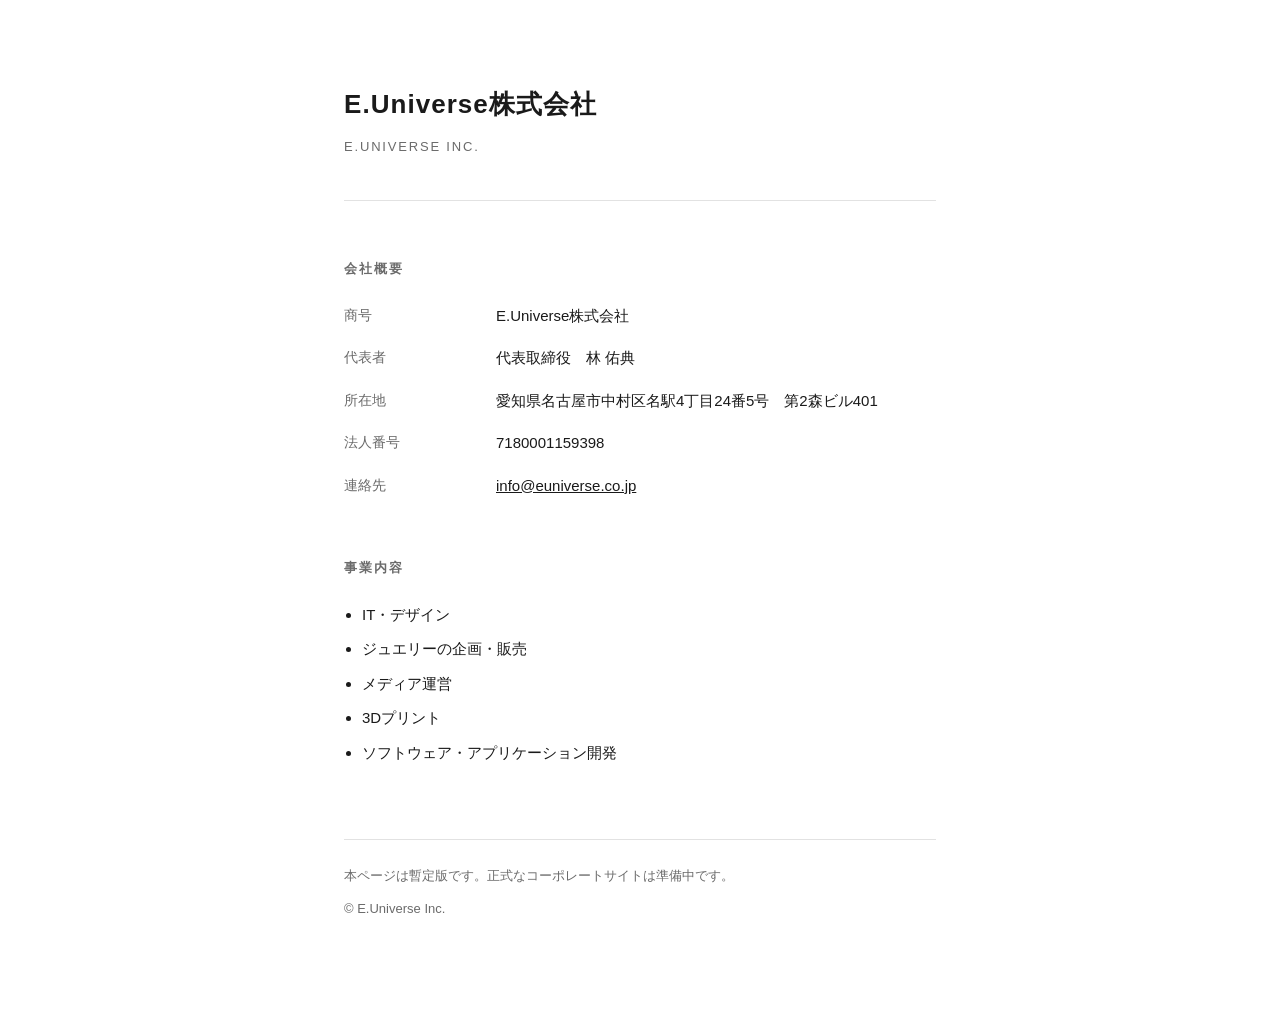
<file: index.html.html>
<!doctype html>
<html lang="ja">
<head>
<meta charset="utf-8">
<meta name="viewport" content="width=device-width, initial-scale=1">
<title>E.Universe株式会社</title>
<meta name="description" content="E.Universe株式会社（愛知県名古屋市中村区）の会社情報。IT・デザイン、ジュエリー、メディア、3Dプリント、ソフトウェア開発。">
<meta name="robots" content="index, follow">
<meta property="og:title" content="E.Universe株式会社">
<meta property="og:description" content="E.Universe株式会社（名古屋市）の会社情報。">
<meta property="og:type" content="website">
<meta property="og:url" content="https://euniverse.co.jp/">
<style>
  :root{
    --ink:#1a1a1a;
    --muted:#6b6b6b;
    --line:#e2e2e2;
    --bg:#ffffff;
  }
  *{box-sizing:border-box;}
  html{-webkit-text-size-adjust:100%;}
  body{
    margin:0;
    background:var(--bg);
    color:var(--ink);
    font-family:-apple-system,BlinkMacSystemFont,"Hiragino Sans","Hiragino Kaku Gothic ProN","Yu Gothic",Meiryo,sans-serif;
    font-size:16px;
    line-height:1.9;
    -webkit-font-smoothing:antialiased;
  }
  .wrap{
    max-width:640px;
    margin:0 auto;
    padding:80px 24px 96px;
  }
  header{
    padding-bottom:40px;
    border-bottom:1px solid var(--line);
  }
  h1{
    margin:0 0 6px;
    font-size:26px;
    font-weight:600;
    letter-spacing:.04em;
  }
  .en{
    margin:0;
    font-size:13px;
    letter-spacing:.14em;
    text-transform:uppercase;
    color:var(--muted);
  }
  h2{
    margin:56px 0 20px;
    font-size:13px;
    font-weight:600;
    letter-spacing:.16em;
    color:var(--muted);
  }
  dl{
    margin:0;
    display:grid;
    grid-template-columns:8em 1fr;
    gap:14px 24px;
  }
  dt{
    color:var(--muted);
    font-size:14px;
  }
  dd{
    margin:0;
    font-size:15px;
  }
  ul{
    margin:0;
    padding-left:1.2em;
    font-size:15px;
  }
  li{margin-bottom:6px;}
  a{color:var(--ink);}
  a:focus-visible{
    outline:2px solid var(--ink);
    outline-offset:3px;
  }
  footer{
    margin-top:72px;
    padding-top:24px;
    border-top:1px solid var(--line);
    font-size:13px;
    color:var(--muted);
  }
  footer p{margin:0 0 8px;}
  @media (max-width:520px){
    .wrap{padding:56px 20px 72px;}
    dl{grid-template-columns:1fr;gap:4px;}
    dd{margin-bottom:14px;}
  }
</style>
</head>
<body>
<div class="wrap">

  <header>
    <h1>E.Universe株式会社</h1>
    <p class="en">E.Universe Inc.</p>
  </header>

  <main>
    <h2>会社概要</h2>
    <dl>
      <dt>商号</dt>
      <dd>E.Universe株式会社</dd>

      <dt>代表者</dt>
      <dd>代表取締役　林 佑典</dd>

      <dt>所在地</dt>
      <dd>愛知県名古屋市中村区名駅4丁目24番5号　第2森ビル401</dd>

      <dt>法人番号</dt>
      <dd>7180001159398</dd>

      <dt>連絡先</dt>
      <dd><a href="mailto:info@euniverse.co.jp">info@euniverse.co.jp</a></dd>
    </dl>

    <h2>事業内容</h2>
    <ul>
      <li>IT・デザイン</li>
      <li>ジュエリーの企画・販売</li>
      <li>メディア運営</li>
      <li>3Dプリント</li>
      <li>ソフトウェア・アプリケーション開発</li>
    </ul>
  </main>

  <footer>
    <p>本ページは暫定版です。正式なコーポレートサイトは準備中です。</p>
    <p>&copy; E.Universe Inc.</p>
  </footer>

</div>
</body>
</html>
</file>
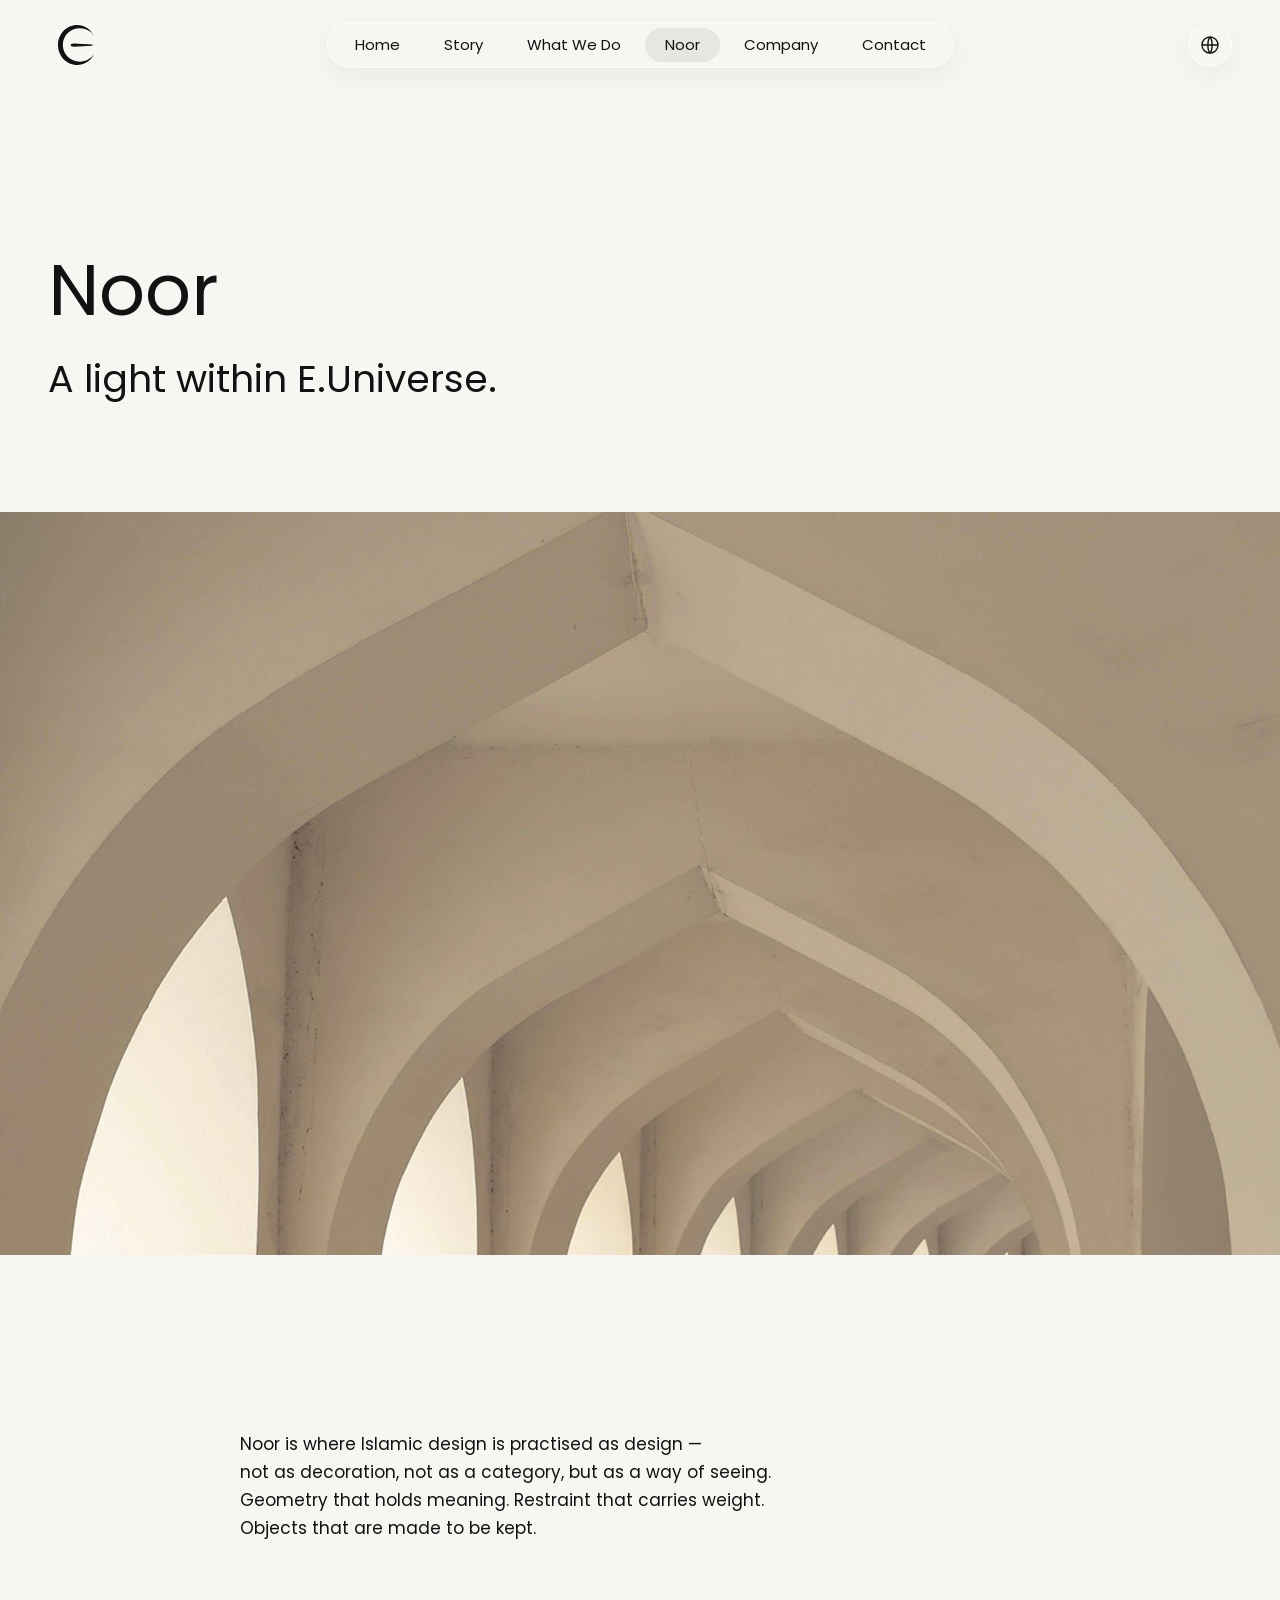
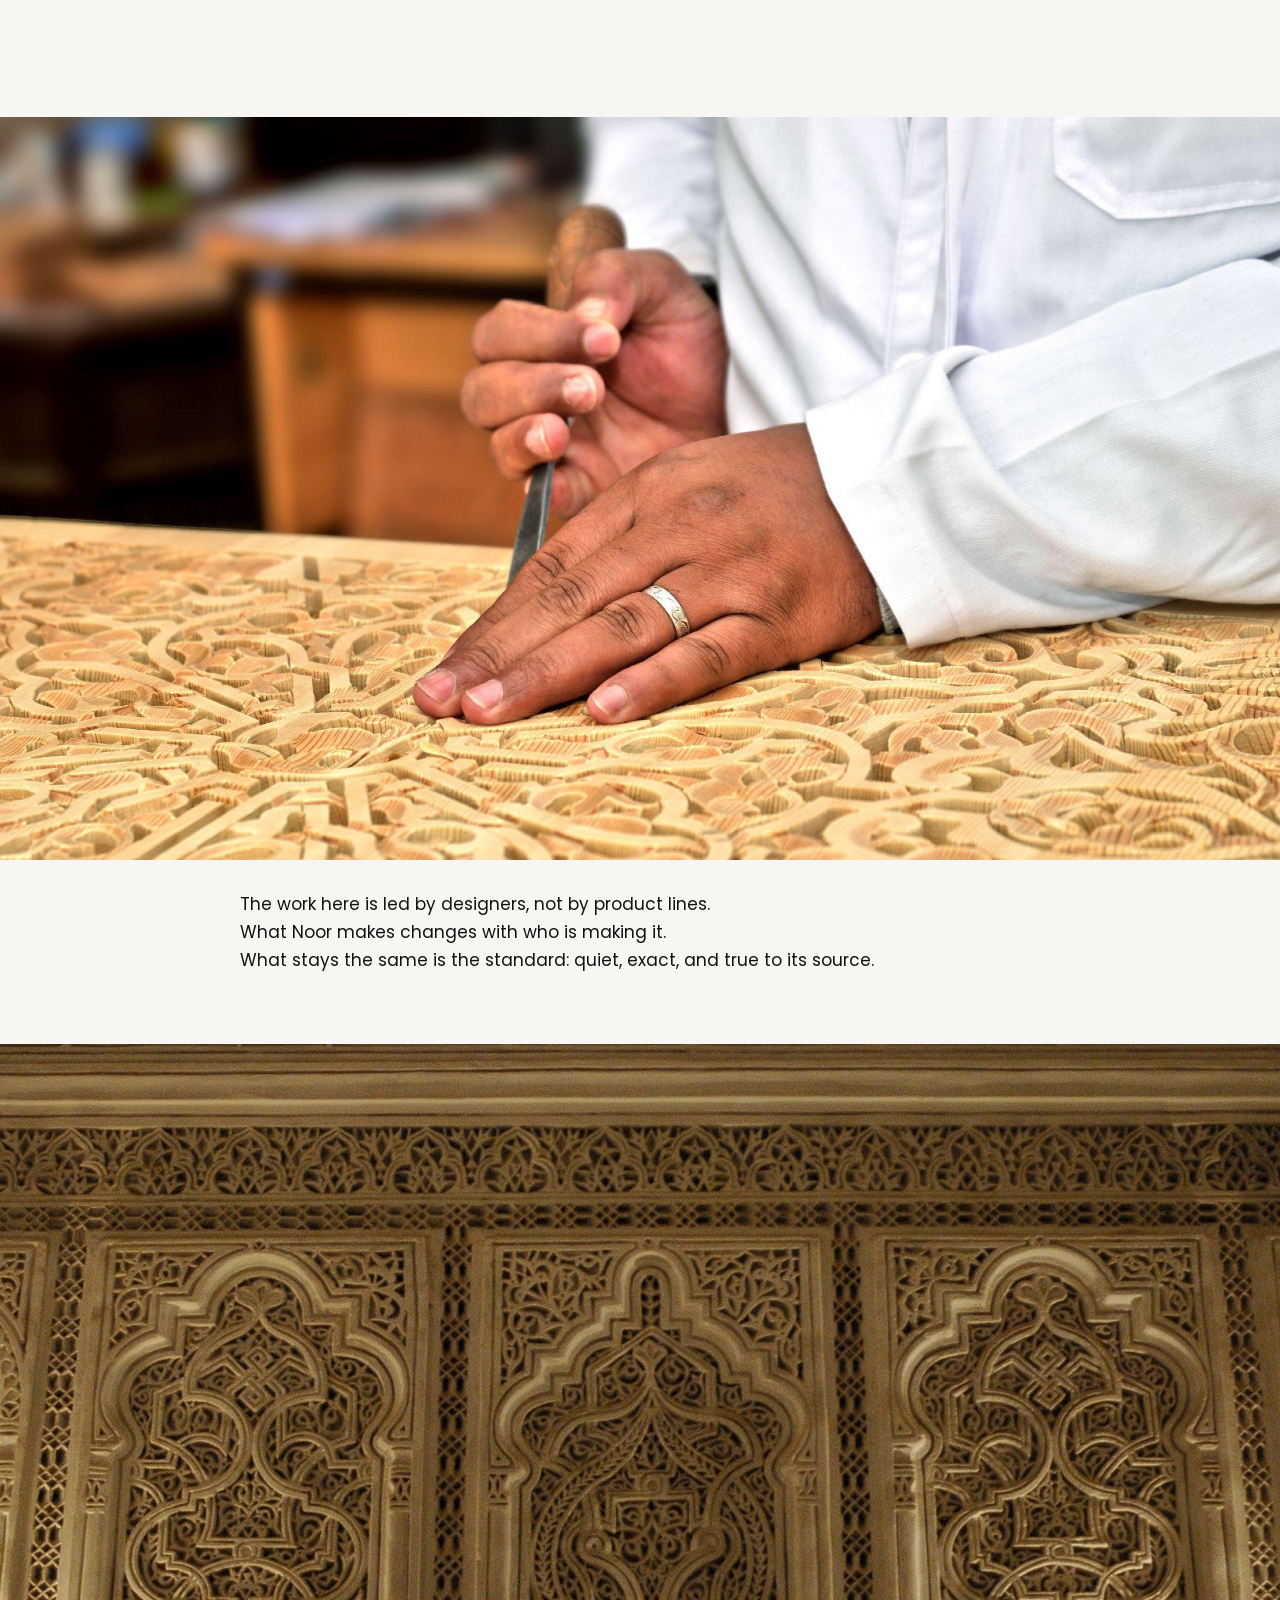
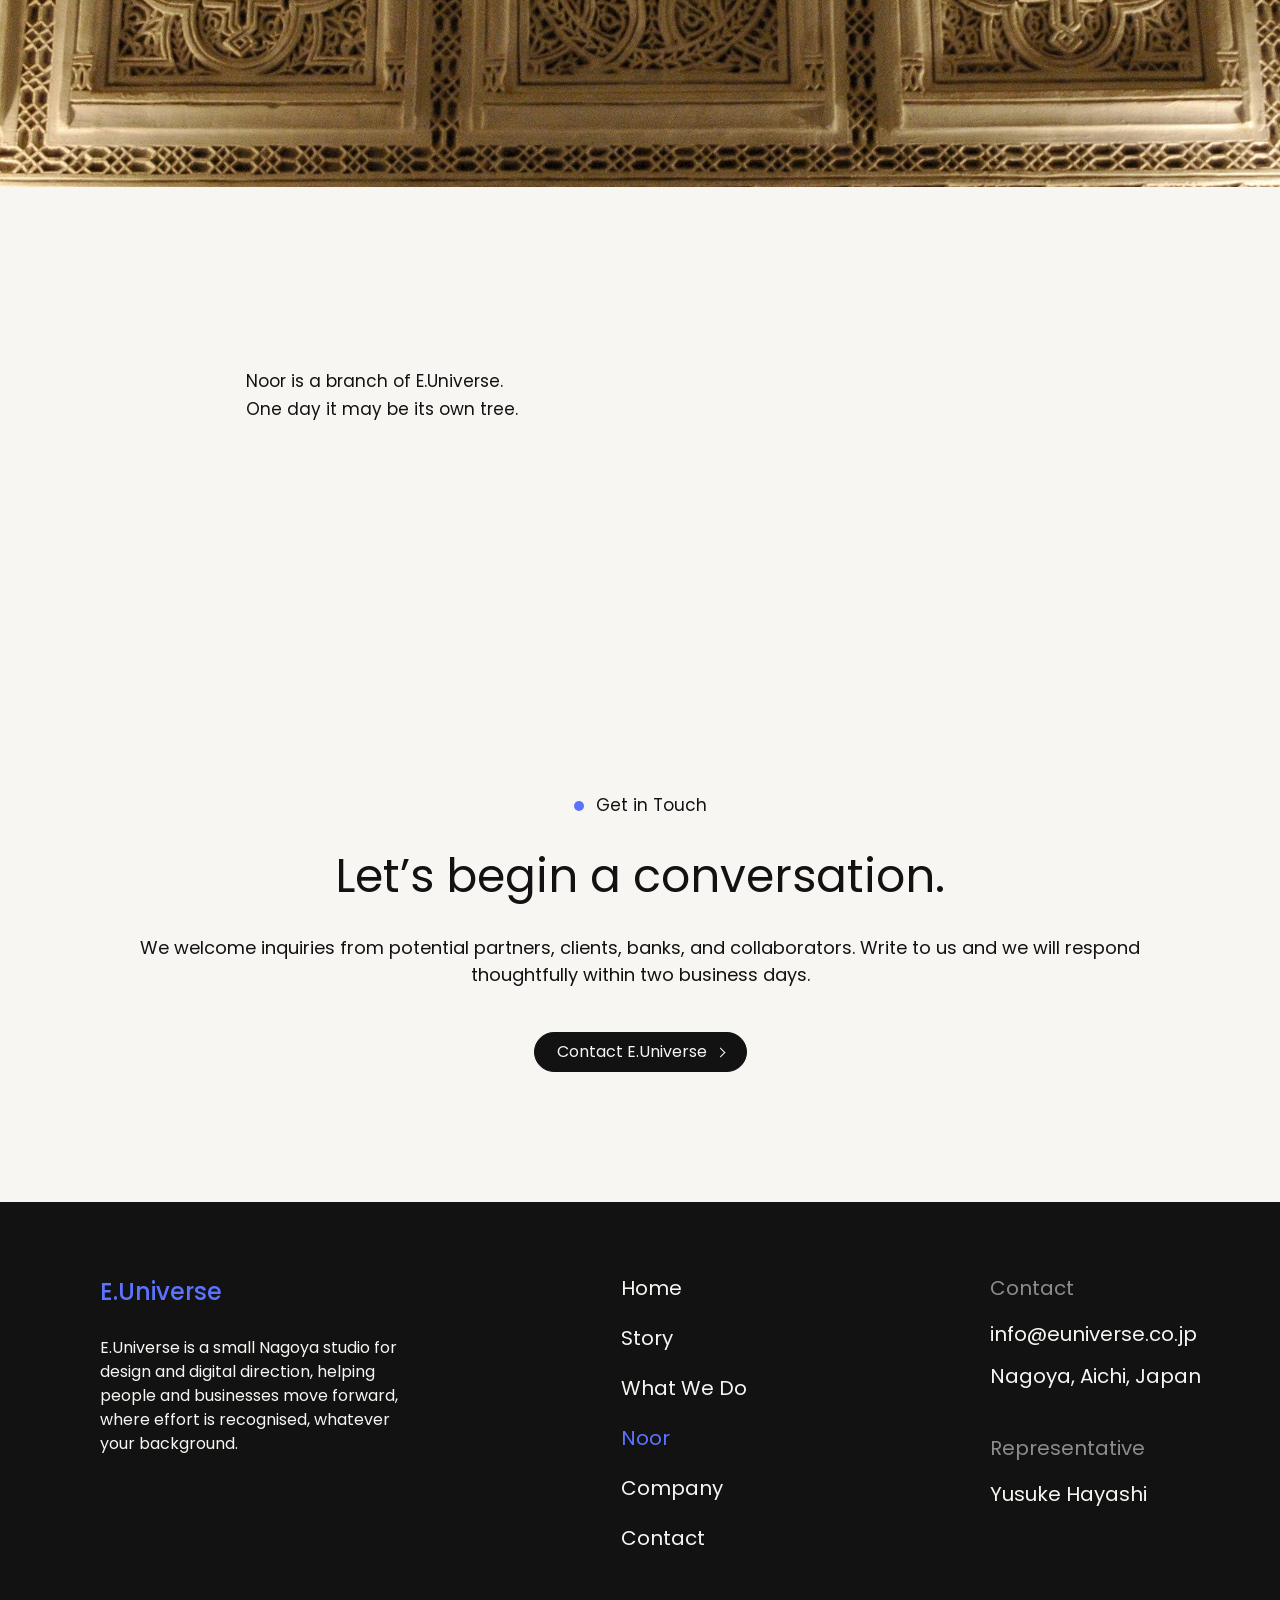
<file: noor.html>
<!doctype html>
<html lang="en-GB">
<head>
<meta charset="utf-8">
<meta name="viewport" content="width=device-width, initial-scale=1">
<title>Noor — E.Universe</title>
<meta name="description" content="Noor is where Islamic design is practised as design — not as decoration, not as a category, but as a way of seeing.">
<link rel="canonical" href="https://euniverse.co.jp/noor.html">
<meta property="og:type" content="website">
<meta property="og:site_name" content="E.Universe">
<meta property="og:title" content="Noor — E.Universe">
<meta property="og:description" content="Noor is where Islamic design is practised as design — not as decoration, not as a category, but as a way of seeing.">
<meta property="og:url" content="https://euniverse.co.jp/noor.html">
<meta property="og:image" content="https://euniverse.co.jp/assets/og.png">
<meta name="twitter:card" content="summary_large_image">
<link rel="icon" href="/assets/favicon.ico" sizes="any">
<link rel="icon" type="image/png" sizes="32x32" href="/assets/favicon-32.png">
<link rel="apple-touch-icon" sizes="180x180" href="/assets/favicon-180.png">
<link rel="preconnect" href="https://fonts.googleapis.com">
<link rel="preconnect" href="https://fonts.gstatic.com" crossorigin>
<link href="https://fonts.googleapis.com/css2?family=Poppins:ital,wght@0,300;0,400;0,500;0,600;0,700;1,400&display=swap" rel="stylesheet">
<link rel="stylesheet" href="/css/site.css">
</head>
<body>
<!-- ===== Header ===== -->
<header class="site-header">
  <a class="site-header__logo" href="index.html" aria-label="E.Universe — Home">
    <img src="/assets/Symbol_Ink.svg" alt="" width="35" height="40" class="logo-ink">
    <img src="/assets/Symbol_Light.svg" alt="" width="35" height="40" class="logo-light">
  </a>
  <nav class="site-nav" aria-label="Primary">
    <a href="index.html">Home</a>
    <a href="story.html">Story</a>
    <a href="what-we-do.html">What We Do</a>
    <a href="noor.html" aria-current="page">Noor</a>
    <a href="company.html">Company</a>
    <a href="contact.html">Contact</a>
  </nav>
  <div class="site-header__tools">
    <button class="icon-btn icon-btn--menu" type="button" aria-label="Open menu" aria-expanded="false" aria-controls="mobile-menu">
      <svg viewBox="0 0 22 22" fill="none" stroke="currentColor" stroke-width="1.6" stroke-linecap="round"><path d="M4 7h14M7 11h8M9 15h4"/></svg>
    </button>
    <span class="icon-btn" role="img" aria-label="Language (English)">
      <svg viewBox="0 0 22 22" fill="none" stroke="currentColor" stroke-width="1.4"><circle cx="11" cy="11" r="8"/><path d="M3 11h16M11 3c2.8 3 2.8 13 0 16M11 3c-2.8 3-2.8 13 0 16"/></svg>
    </span>
  </div>
</header>

<div class="mobile-menu" id="mobile-menu" data-open="false">
  <button class="icon-btn mobile-menu__close" type="button" aria-label="Close menu">
    <svg viewBox="0 0 22 22" fill="none" stroke="currentColor" stroke-width="1.6" stroke-linecap="round"><path d="M6 6l10 10M16 6L6 16"/></svg>
  </button>
  <nav aria-label="Mobile">
    <a href="index.html">Home</a>
    <a href="story.html">Story</a>
    <a href="what-we-do.html">What We Do</a>
    <a href="noor.html" aria-current="page">Noor</a>
    <a href="company.html">Company</a>
    <a href="contact.html">Contact</a>
  </nav>
</div>

<main>

<section class="noor-hero">
  <h1 class="noor-hero__title">Noor</h1>
  <p class="noor-hero__sub">A light within E.Universe.</p>
</section>

<figure class="ph photo photo--band"><img src="/assets/img/noor-arches.jpg" alt="White pointed arches" loading="lazy"></figure>

<section class="noor-text">
  <p>Noor is where Islamic design is practised as design —<br>not as decoration, not as a category, but as a way of seeing.<br>Geometry that holds meaning. Restraint that carries weight.<br>Objects that are made to be kept.</p>
</section>

<figure class="ph photo photo--band"><img src="/assets/img/noor-craft.jpg" alt="Hands carving an ornamental wooden panel" loading="lazy"></figure>

<section class="noor-text noor-text--tight">
  <p>The work here is led by designers, not by product lines.<br>What Noor makes changes with who is making it.<br>What stays the same is the standard: quiet, exact, and true to its source.</p>
</section>

<figure class="ph photo photo--band"><img src="/assets/img/noor-panels.jpg" alt="Carved plaster panels" loading="lazy"></figure>

<section class="noor-text noor-text--close">
  <p>Noor is a branch of E.Universe.<br>One day it may be its own tree.</p>
</section>

<!-- ===== Get in touch ===== -->
<section class="cta" aria-labelledby="cta-title">
  <p class="kicker">Get in Touch</p>
  <h2 class="cta__title" id="cta-title">Let’s begin a conversation.</h2>
  <p class="cta__body">We welcome inquiries from potential partners, clients, banks, and collaborators. Write to us and we will respond thoughtfully within two business days.</p>
  <p class="cta__btn"><a class="btn btn--ink" href="contact.html">Contact E.Universe</a></p>
</section>

</main>

<!-- ===== Footer ===== -->
<footer class="site-footer">
  <div>
    <p class="site-footer__brand">E.Universe</p>
    <p class="site-footer__about">E.Universe is a small Nagoya studio for design and digital direction, helping people and businesses move forward, where effort is recognised, whatever your background.</p>
  </div>
  <nav aria-label="Footer">
    <ul class="site-footer__links">
      <li><a href="index.html">Home</a></li>
      <li><a href="story.html">Story</a></li>
      <li><a href="what-we-do.html">What We Do</a></li>
      <li><a href="noor.html" aria-current="page">Noor</a></li>
      <li><a href="company.html">Company</a></li>
      <li><a href="contact.html">Contact</a></li>
    </ul>
  </nav>
  <div class="site-footer__contact">
    <p class="site-footer__heading" style="margin-top:0">Contact</p>
    <p><a href="mailto:info@euniverse.co.jp">info@euniverse.co.jp</a></p>
    <p>Nagoya, Aichi, Japan</p>
    <p class="site-footer__heading">Representative</p>
    <p>Yusuke Hayashi</p>
  </div>
</footer>

<script src="/js/site.js" defer></script>
</body>
</html>
</file>
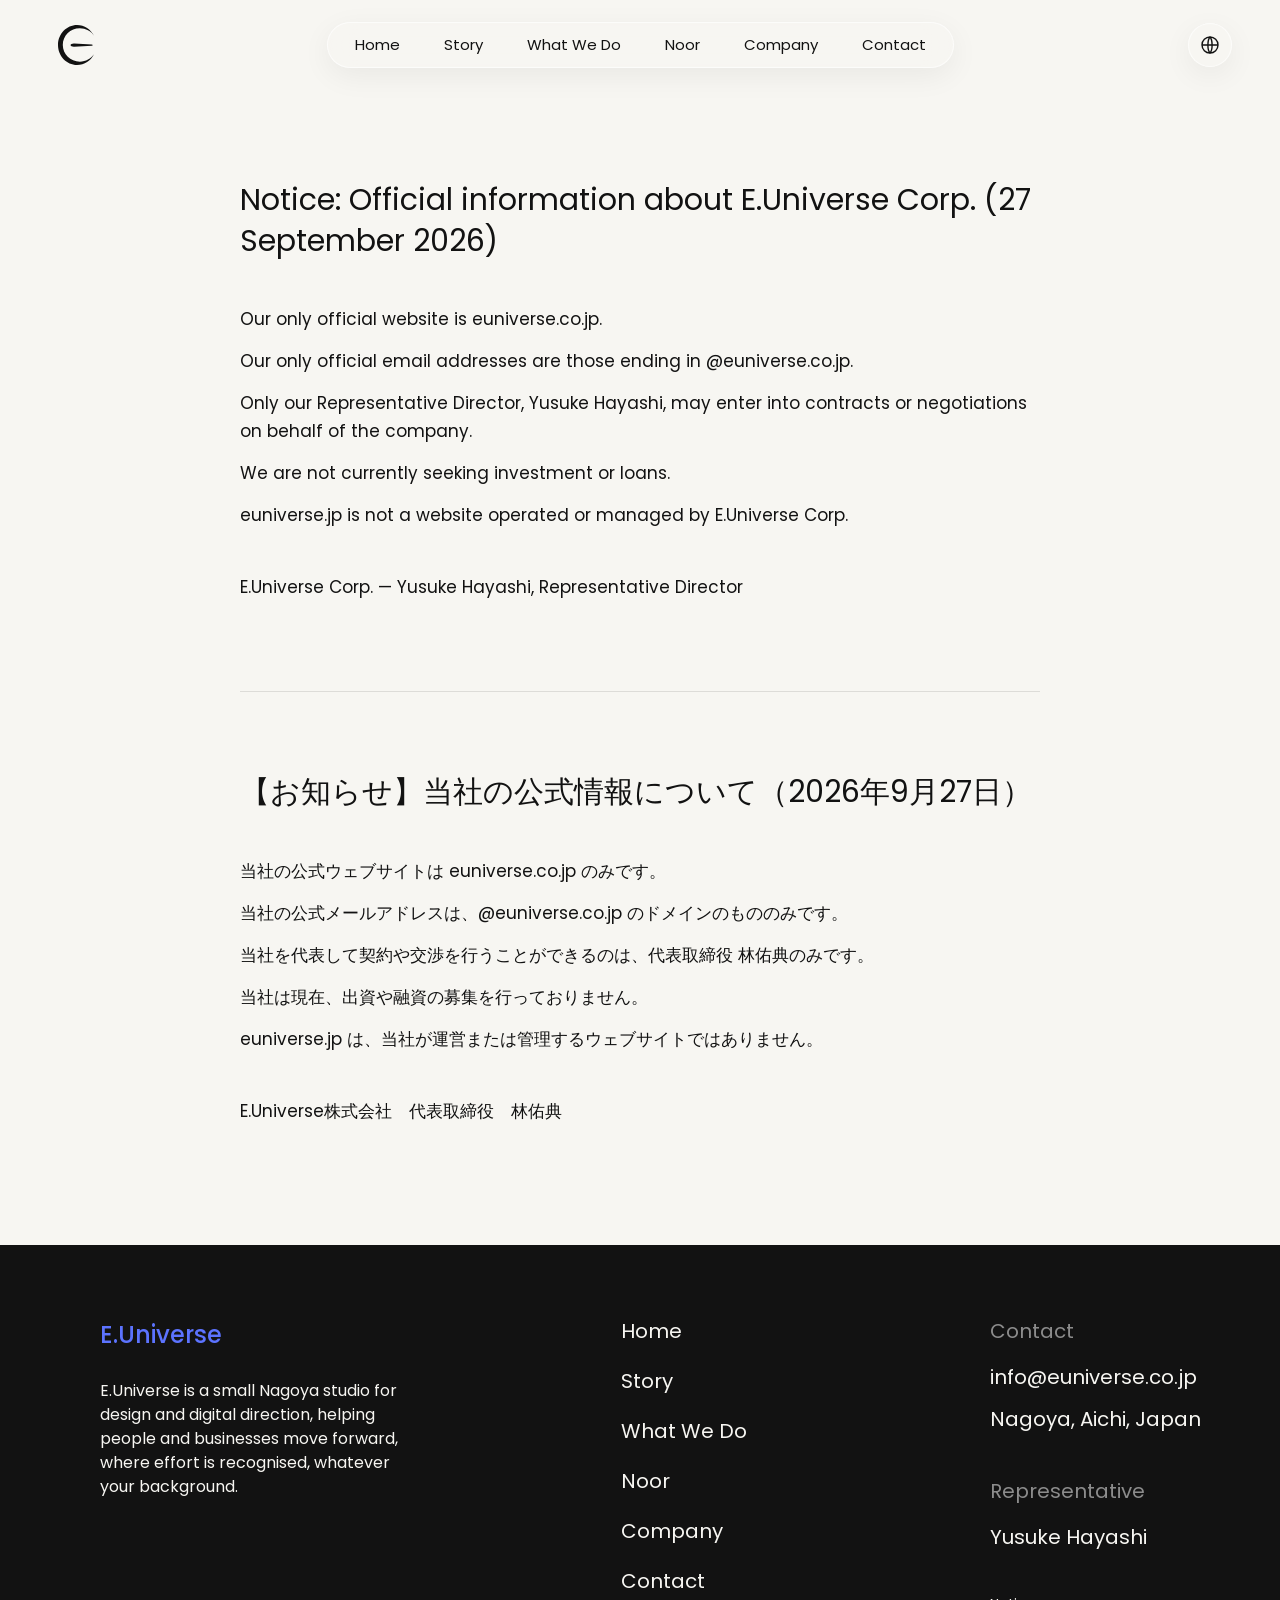
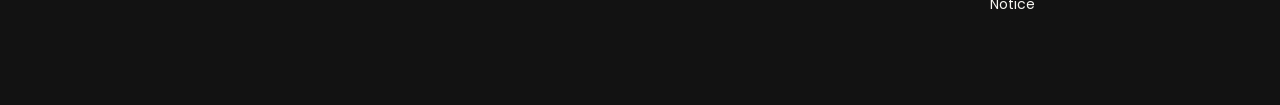
<file: notice.html>
<!doctype html>
<html lang="en-GB">
<head>
<meta charset="utf-8">
<meta name="viewport" content="width=device-width, initial-scale=1">
<title>Notice — E.Universe</title>
<meta name="description" content="Official information about E.Universe Corp. — official website, email addresses, and who may act on behalf of the company.">
<link rel="canonical" href="https://euniverse.co.jp/notice.html">
<meta property="og:type" content="website">
<meta property="og:site_name" content="E.Universe">
<meta property="og:title" content="Notice — E.Universe">
<meta property="og:description" content="Official information about E.Universe Corp. — official website, email addresses, and who may act on behalf of the company.">
<meta property="og:url" content="https://euniverse.co.jp/notice.html">
<meta property="og:image" content="https://euniverse.co.jp/assets/og.png">
<meta name="twitter:card" content="summary_large_image">
<link rel="icon" href="/assets/favicon.ico" sizes="any">
<link rel="icon" type="image/png" sizes="32x32" href="/assets/favicon-32.png">
<link rel="apple-touch-icon" sizes="180x180" href="/assets/favicon-180.png">
<link rel="preconnect" href="https://fonts.googleapis.com">
<link rel="preconnect" href="https://fonts.gstatic.com" crossorigin>
<link href="https://fonts.googleapis.com/css2?family=Poppins:ital,wght@0,300;0,400;0,500;0,600;0,700;1,400&display=swap" rel="stylesheet">
<link rel="stylesheet" href="/css/site.css">
</head>
<body>
<!-- ===== Header ===== -->
<header class="site-header">
  <a class="site-header__logo" href="index.html" aria-label="E.Universe — Home">
    <img src="/assets/Symbol_Ink.svg" alt="" width="35" height="40" class="logo-ink">
    <img src="/assets/Symbol_Light.svg" alt="" width="35" height="40" class="logo-light">
  </a>
  <nav class="site-nav" aria-label="Primary">
    <a href="index.html">Home</a>
    <a href="story.html">Story</a>
    <a href="what-we-do.html">What We Do</a>
    <a href="noor.html">Noor</a>
    <a href="company.html">Company</a>
    <a href="contact.html">Contact</a>
  </nav>
  <div class="site-header__tools">
    <button class="icon-btn icon-btn--menu" type="button" aria-label="Open menu" aria-expanded="false" aria-controls="mobile-menu">
      <svg viewBox="0 0 22 22" fill="none" stroke="currentColor" stroke-width="1.6" stroke-linecap="round"><path d="M4 7h14M7 11h8M9 15h4"/></svg>
    </button>
    <span class="icon-btn" role="img" aria-label="Language (English)">
      <svg viewBox="0 0 22 22" fill="none" stroke="currentColor" stroke-width="1.4"><circle cx="11" cy="11" r="8"/><path d="M3 11h16M11 3c2.8 3 2.8 13 0 16M11 3c-2.8 3-2.8 13 0 16"/></svg>
    </span>
  </div>
</header>

<div class="mobile-menu" id="mobile-menu" data-open="false">
  <button class="icon-btn mobile-menu__close" type="button" aria-label="Close menu">
    <svg viewBox="0 0 22 22" fill="none" stroke="currentColor" stroke-width="1.6" stroke-linecap="round"><path d="M6 6l10 10M16 6L6 16"/></svg>
  </button>
  <nav aria-label="Mobile">
    <a href="index.html">Home</a>
    <a href="story.html">Story</a>
    <a href="what-we-do.html">What We Do</a>
    <a href="noor.html">Noor</a>
    <a href="company.html">Company</a>
    <a href="contact.html">Contact</a>
  </nav>
</div>

<main>

<article class="notice">
  <section class="notice__block" lang="en-GB">
    <h1 class="notice__title">Notice: Official information about E.Universe Corp. (27 September 2026)</h1>
    <div class="notice__body">
      <p>Our only official website is euniverse.co.jp.</p>
      <p>Our only official email addresses are those ending in @euniverse.co.jp.</p>
      <p>Only our Representative Director, Yusuke Hayashi, may enter into contracts or negotiations on behalf of the company.</p>
      <p>We are not currently seeking investment or loans.</p>
      <p>euniverse.jp is not a website operated or managed by E.Universe Corp.</p>
    </div>
    <p class="notice__sign">E.Universe Corp. — Yusuke Hayashi, Representative Director</p>
  </section>

  <section class="notice__block" lang="ja">
    <h2 class="notice__title">【お知らせ】当社の公式情報について（2026年9月27日）</h2>
    <div class="notice__body">
      <p>当社の公式ウェブサイトは euniverse.co.jp のみです。</p>
      <p>当社の公式メールアドレスは、@euniverse.co.jp のドメインのもののみです。</p>
      <p>当社を代表して契約や交渉を行うことができるのは、代表取締役 林佑典のみです。</p>
      <p>当社は現在、出資や融資の募集を行っておりません。</p>
      <p>euniverse.jp は、当社が運営または管理するウェブサイトではありません。</p>
    </div>
    <p class="notice__sign">E.Universe株式会社　代表取締役　林佑典</p>
  </section>
</article>

</main>

<!-- ===== Footer ===== -->
<footer class="site-footer">
  <div>
    <p class="site-footer__brand">E.Universe</p>
    <p class="site-footer__about">E.Universe is a small Nagoya studio for design and digital direction, helping people and businesses move forward, where effort is recognised, whatever your background.</p>
  </div>
  <nav aria-label="Footer">
    <ul class="site-footer__links">
      <li><a href="index.html">Home</a></li>
      <li><a href="story.html">Story</a></li>
      <li><a href="what-we-do.html">What We Do</a></li>
      <li><a href="noor.html">Noor</a></li>
      <li><a href="company.html">Company</a></li>
      <li><a href="contact.html">Contact</a></li>
    </ul>
  </nav>
  <div class="site-footer__contact">
    <p class="site-footer__heading" style="margin-top:0">Contact</p>
    <p><a href="mailto:info@euniverse.co.jp">info@euniverse.co.jp</a></p>
    <p>Nagoya, Aichi, Japan</p>
    <p class="site-footer__heading">Representative</p>
    <p>Yusuke Hayashi</p>
    <p class="site-footer__notice"><a href="notice.html" aria-current="page">Notice</a></p>
  </div>
</footer>

<script src="/js/site.js" defer></script>
</body>
</html>
</file>
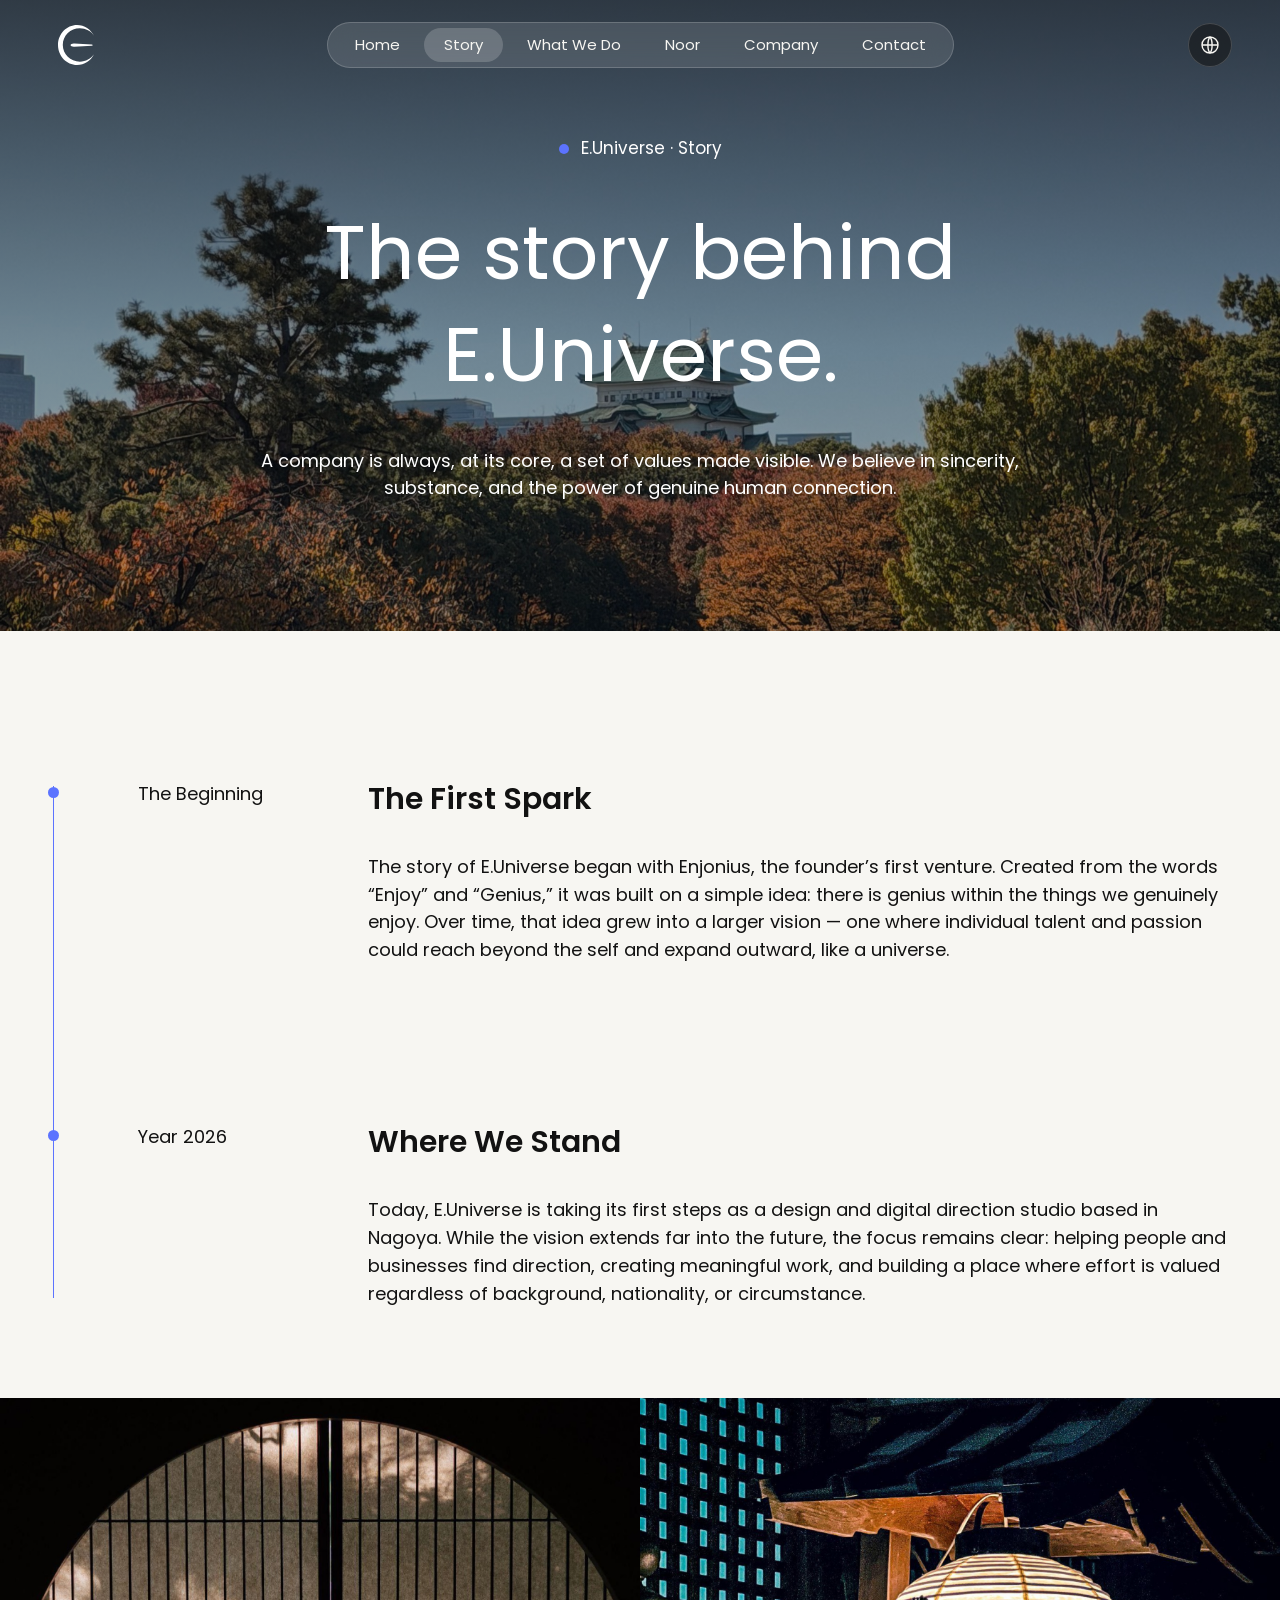
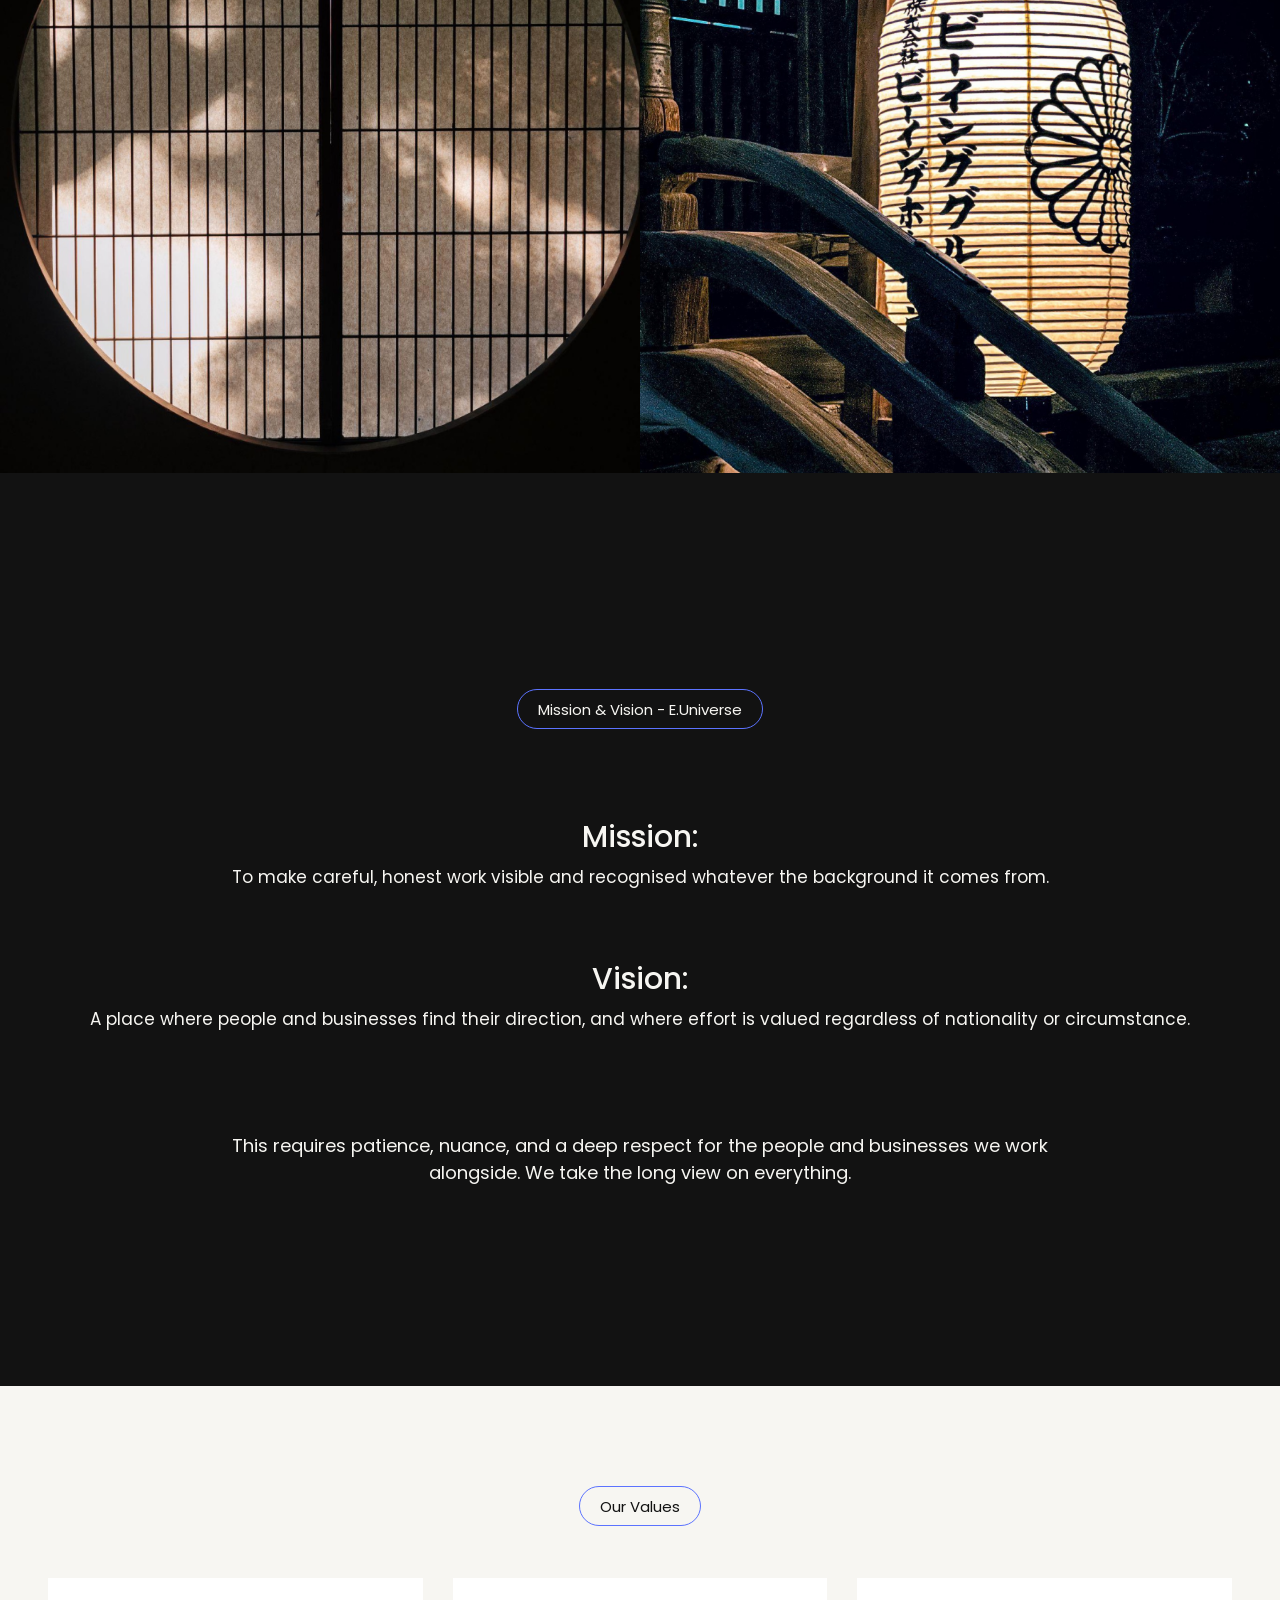
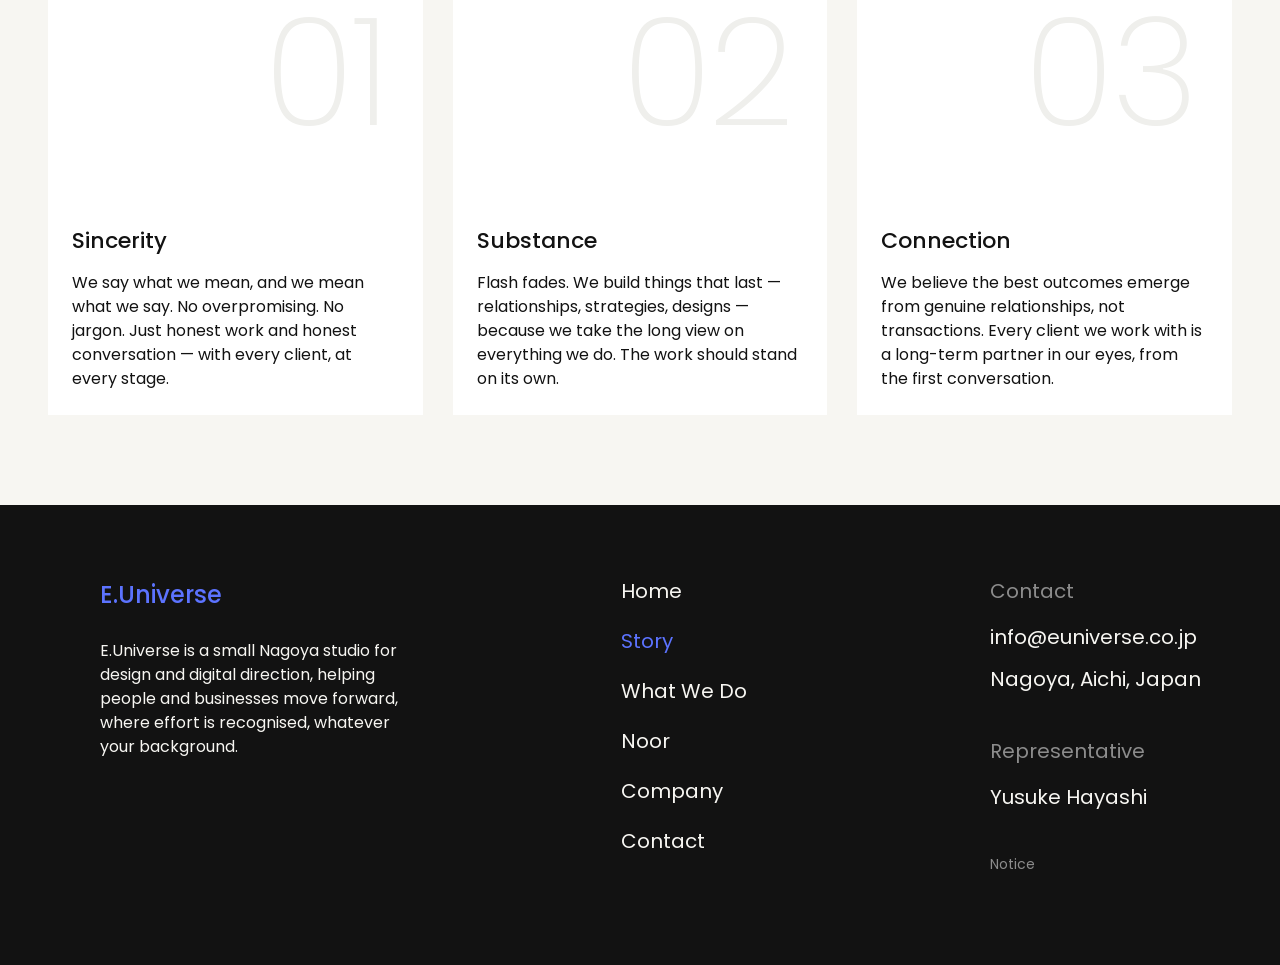
<file: story.html>
<!doctype html>
<html lang="en-GB">
<head>
<meta charset="utf-8">
<meta name="viewport" content="width=device-width, initial-scale=1">
<title>Story — E.Universe</title>
<meta name="description" content="A company is always, at its core, a set of values made visible. We believe in sincerity, substance, and the power of genuine human connection.">
<link rel="canonical" href="https://euniverse.co.jp/story.html">
<meta property="og:type" content="website">
<meta property="og:site_name" content="E.Universe">
<meta property="og:title" content="Story — E.Universe">
<meta property="og:description" content="A company is always, at its core, a set of values made visible. We believe in sincerity, substance, and the power of genuine human connection.">
<meta property="og:url" content="https://euniverse.co.jp/story.html">
<meta property="og:image" content="https://euniverse.co.jp/assets/og.png">
<meta name="twitter:card" content="summary_large_image">
<link rel="icon" href="/assets/favicon.ico" sizes="any">
<link rel="icon" type="image/png" sizes="32x32" href="/assets/favicon-32.png">
<link rel="apple-touch-icon" sizes="180x180" href="/assets/favicon-180.png">
<link rel="preconnect" href="https://fonts.googleapis.com">
<link rel="preconnect" href="https://fonts.gstatic.com" crossorigin>
<link href="https://fonts.googleapis.com/css2?family=Poppins:ital,wght@0,300;0,400;0,500;0,600;0,700;1,400&display=swap" rel="stylesheet">
<link rel="stylesheet" href="/css/site.css">
</head>
<body>
<!-- ===== Header ===== -->
<header class="site-header site-header--light">
  <a class="site-header__logo" href="index.html" aria-label="E.Universe — Home">
    <img src="/assets/Symbol_Ink.svg" alt="" width="35" height="40" class="logo-ink">
    <img src="/assets/Symbol_Light.svg" alt="" width="35" height="40" class="logo-light">
  </a>
  <nav class="site-nav" aria-label="Primary">
    <a href="index.html">Home</a>
    <a href="story.html" aria-current="page">Story</a>
    <a href="what-we-do.html">What We Do</a>
    <a href="noor.html">Noor</a>
    <a href="company.html">Company</a>
    <a href="contact.html">Contact</a>
  </nav>
  <div class="site-header__tools">
    <button class="icon-btn icon-btn--menu" type="button" aria-label="Open menu" aria-expanded="false" aria-controls="mobile-menu">
      <svg viewBox="0 0 22 22" fill="none" stroke="currentColor" stroke-width="1.6" stroke-linecap="round"><path d="M4 7h14M7 11h8M9 15h4"/></svg>
    </button>
    <span class="icon-btn" role="img" aria-label="Language (English)">
      <svg viewBox="0 0 22 22" fill="none" stroke="currentColor" stroke-width="1.4"><circle cx="11" cy="11" r="8"/><path d="M3 11h16M11 3c2.8 3 2.8 13 0 16M11 3c-2.8 3-2.8 13 0 16"/></svg>
    </span>
  </div>
</header>

<div class="mobile-menu" id="mobile-menu" data-open="false">
  <button class="icon-btn mobile-menu__close" type="button" aria-label="Close menu">
    <svg viewBox="0 0 22 22" fill="none" stroke="currentColor" stroke-width="1.6" stroke-linecap="round"><path d="M6 6l10 10M16 6L6 16"/></svg>
  </button>
  <nav aria-label="Mobile">
    <a href="index.html">Home</a>
    <a href="story.html" aria-current="page">Story</a>
    <a href="what-we-do.html">What We Do</a>
    <a href="noor.html">Noor</a>
    <a href="company.html">Company</a>
    <a href="contact.html">Contact</a>
  </nav>
</div>

<main>

<!-- ===== Hero ===== -->
<section class="story-hero" data-dark-hero>
  <figure class="ph"><img src="/assets/img/story-hero-castle.jpg" alt="" loading="lazy"></figure>
  <p class="kicker">E.Universe · Story</p>
  <h1 class="story-hero__title">The story behind<br>E.Universe.</h1>
  <p class="story-hero__lead">A company is always, at its core, a set of values made visible. We believe in sincerity, substance, and the power of genuine human connection.</p>
</section>

<!-- ===== Timeline ===== -->
<section class="timeline" aria-label="Timeline">
  <div class="timeline__axis" aria-hidden="true"></div>
  <div class="timeline__axis-labels" aria-hidden="true"><span>The Beginning</span><span>Year 2026</span></div>
  <article class="tl-item">
    <p class="tl-item__label">The Beginning</p>
    <div>
      <h2 class="tl-item__title">The First Spark</h2>
      <p class="tl-item__body">The story of E.Universe began with Enjonius, the founder’s first venture. Created from the words “Enjoy” and “Genius,” it was built on a simple idea: there is genius within the things we genuinely enjoy. Over time, that idea grew into a larger vision — one where individual talent and passion could reach beyond the self and expand outward, like a universe.</p>
    </div>
  </article>
  <article class="tl-item">
    <p class="tl-item__label">Year 2026</p>
    <div>
      <h2 class="tl-item__title">Where We Stand</h2>
      <p class="tl-item__body">Today, E.Universe is taking its first steps as a design and digital direction studio based in Nagoya. While the vision extends far into the future, the focus remains clear: helping people and businesses find direction, creating meaningful work, and building a place where effort is valued regardless of background, nationality, or circumstance.</p>
    </div>
  </article>
</section>

<!-- ===== Photo strip ===== -->
<div class="strip" aria-hidden="true">
  <figure class="ph"><img src="/assets/img/story-strip-window.jpg" alt="" loading="lazy"></figure>
  <figure class="ph"><img src="/assets/img/story-strip-lantern.jpg" alt="" loading="lazy"></figure>
</div>

<!-- ===== Mission & Vision ===== -->
<section class="mv section--ink" aria-labelledby="mv-title">
  <p class="pill" id="mv-title">Mission &amp; Vision - E.Universe</p>
  <div class="mv__item">
    <h2 class="mv__title">Mission:</h2>
    <p class="mv__body">To make careful, honest work visible and recognised whatever the background it comes from.</p>
  </div>
  <div class="mv__item">
    <h2 class="mv__title">Vision:</h2>
    <p class="mv__body">A place where people and businesses find their direction, and where effort is valued regardless of nationality or circumstance.</p>
  </div>
  <p class="mv__close">This requires patience, nuance, and a deep respect for the people and businesses we work alongside. We take the long view on everything.</p>
</section>

<!-- ===== Values ===== -->
<section class="values" aria-labelledby="values-title">
  <p class="pill" id="values-title">Our Values</p>
  <div class="values__grid">
    <article class="value">
      <span class="value__num" aria-hidden="true">01</span>
      <h2 class="value__title">Sincerity</h2>
      <p class="value__body">We say what we mean, and we mean what we say. No overpromising. No jargon. Just honest work and honest conversation — with every client, at every stage.</p>
    </article>
    <article class="value">
      <span class="value__num" aria-hidden="true">02</span>
      <h2 class="value__title">Substance</h2>
      <p class="value__body">Flash fades. We build things that last — relationships, strategies, designs — because we take the long view on everything we do. The work should stand on its own.</p>
    </article>
    <article class="value">
      <span class="value__num" aria-hidden="true">03</span>
      <h2 class="value__title">Connection</h2>
      <p class="value__body">We believe the best outcomes emerge from genuine relationships, not transactions. Every client we work with is a long-term partner in our eyes, from the first conversation.</p>
    </article>
  </div>
</section>

</main>

<!-- ===== Footer ===== -->
<footer class="site-footer">
  <div>
    <p class="site-footer__brand">E.Universe</p>
    <p class="site-footer__about">E.Universe is a small Nagoya studio for design and digital direction, helping people and businesses move forward, where effort is recognised, whatever your background.</p>
  </div>
  <nav aria-label="Footer">
    <ul class="site-footer__links">
      <li><a href="index.html">Home</a></li>
      <li><a href="story.html" aria-current="page">Story</a></li>
      <li><a href="what-we-do.html">What We Do</a></li>
      <li><a href="noor.html">Noor</a></li>
      <li><a href="company.html">Company</a></li>
      <li><a href="contact.html">Contact</a></li>
    </ul>
  </nav>
  <div class="site-footer__contact">
    <p class="site-footer__heading" style="margin-top:0">Contact</p>
    <p><a href="mailto:info@euniverse.co.jp">info@euniverse.co.jp</a></p>
    <p>Nagoya, Aichi, Japan</p>
    <p class="site-footer__heading">Representative</p>
    <p>Yusuke Hayashi</p>
    <p class="site-footer__notice"><a href="notice.html">Notice</a></p>
  </div>
</footer>

<script src="/js/site.js" defer></script>
</body>
</html>
</file>
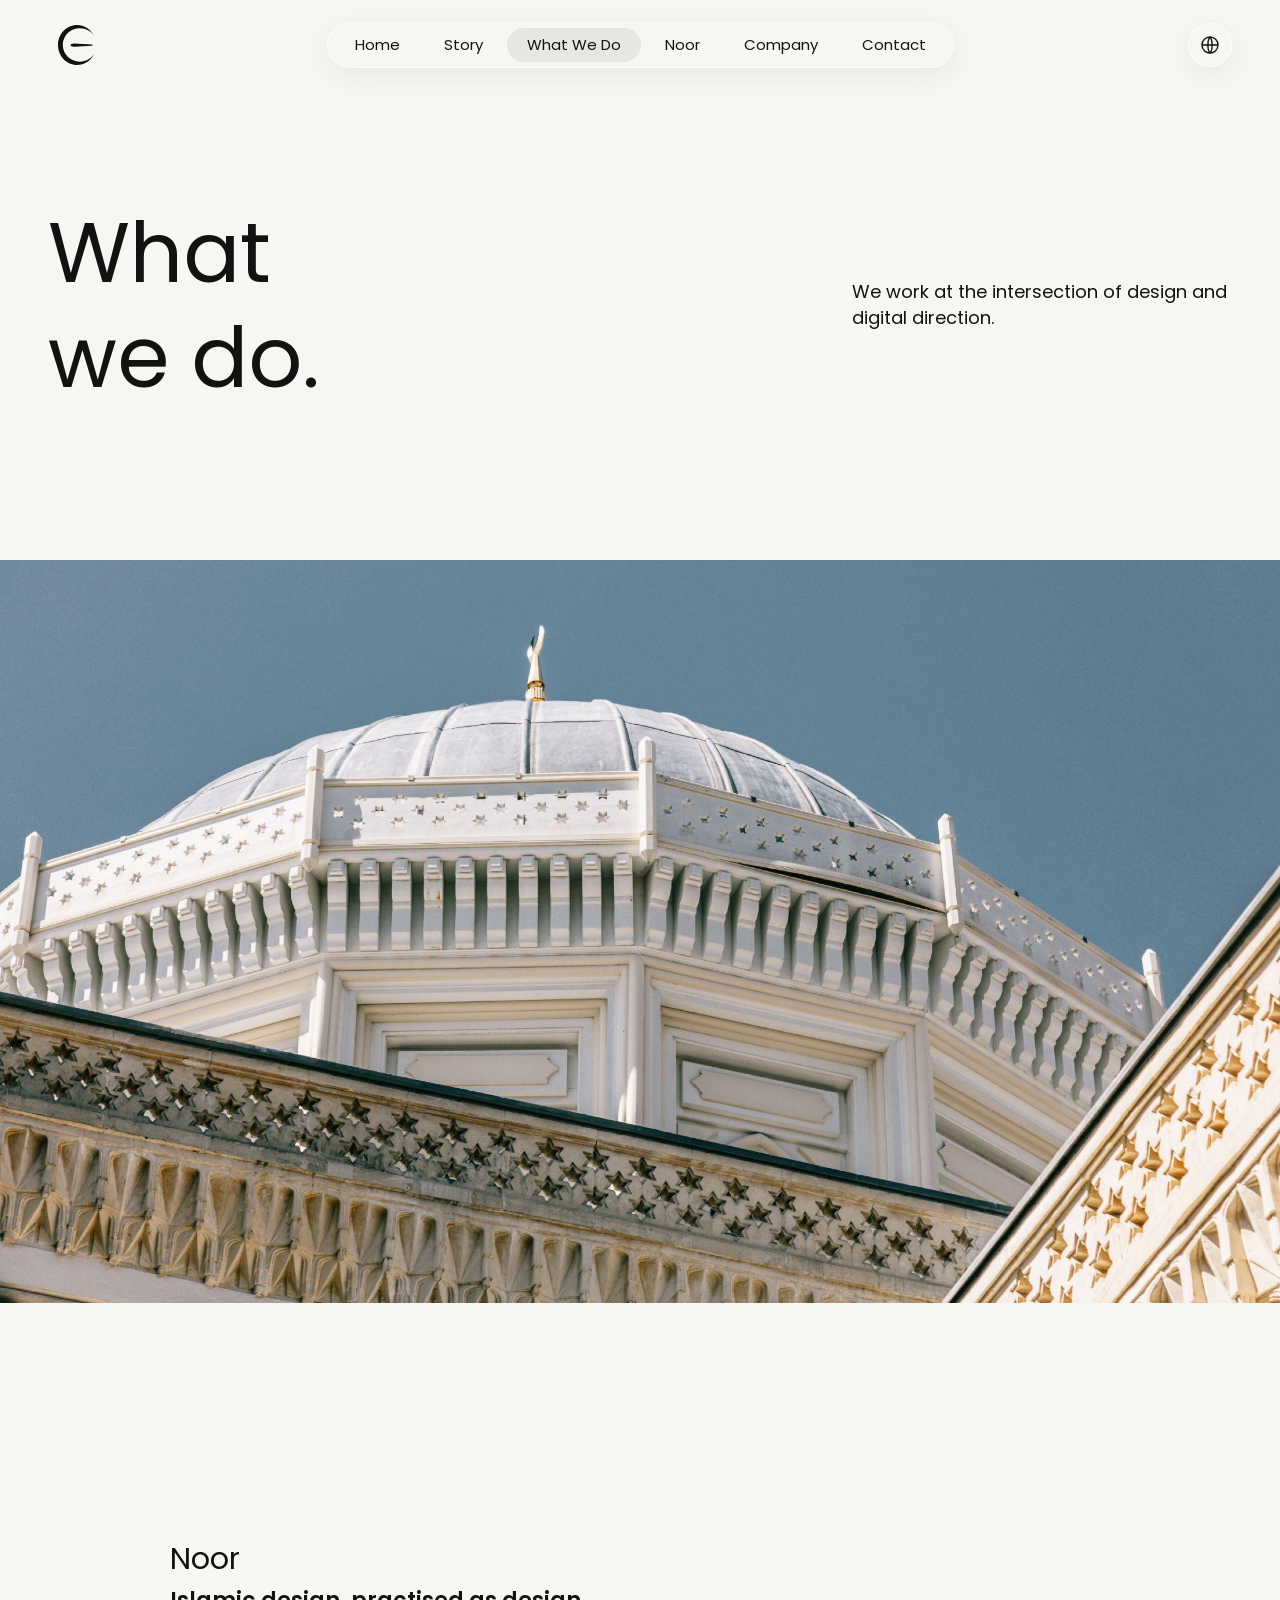
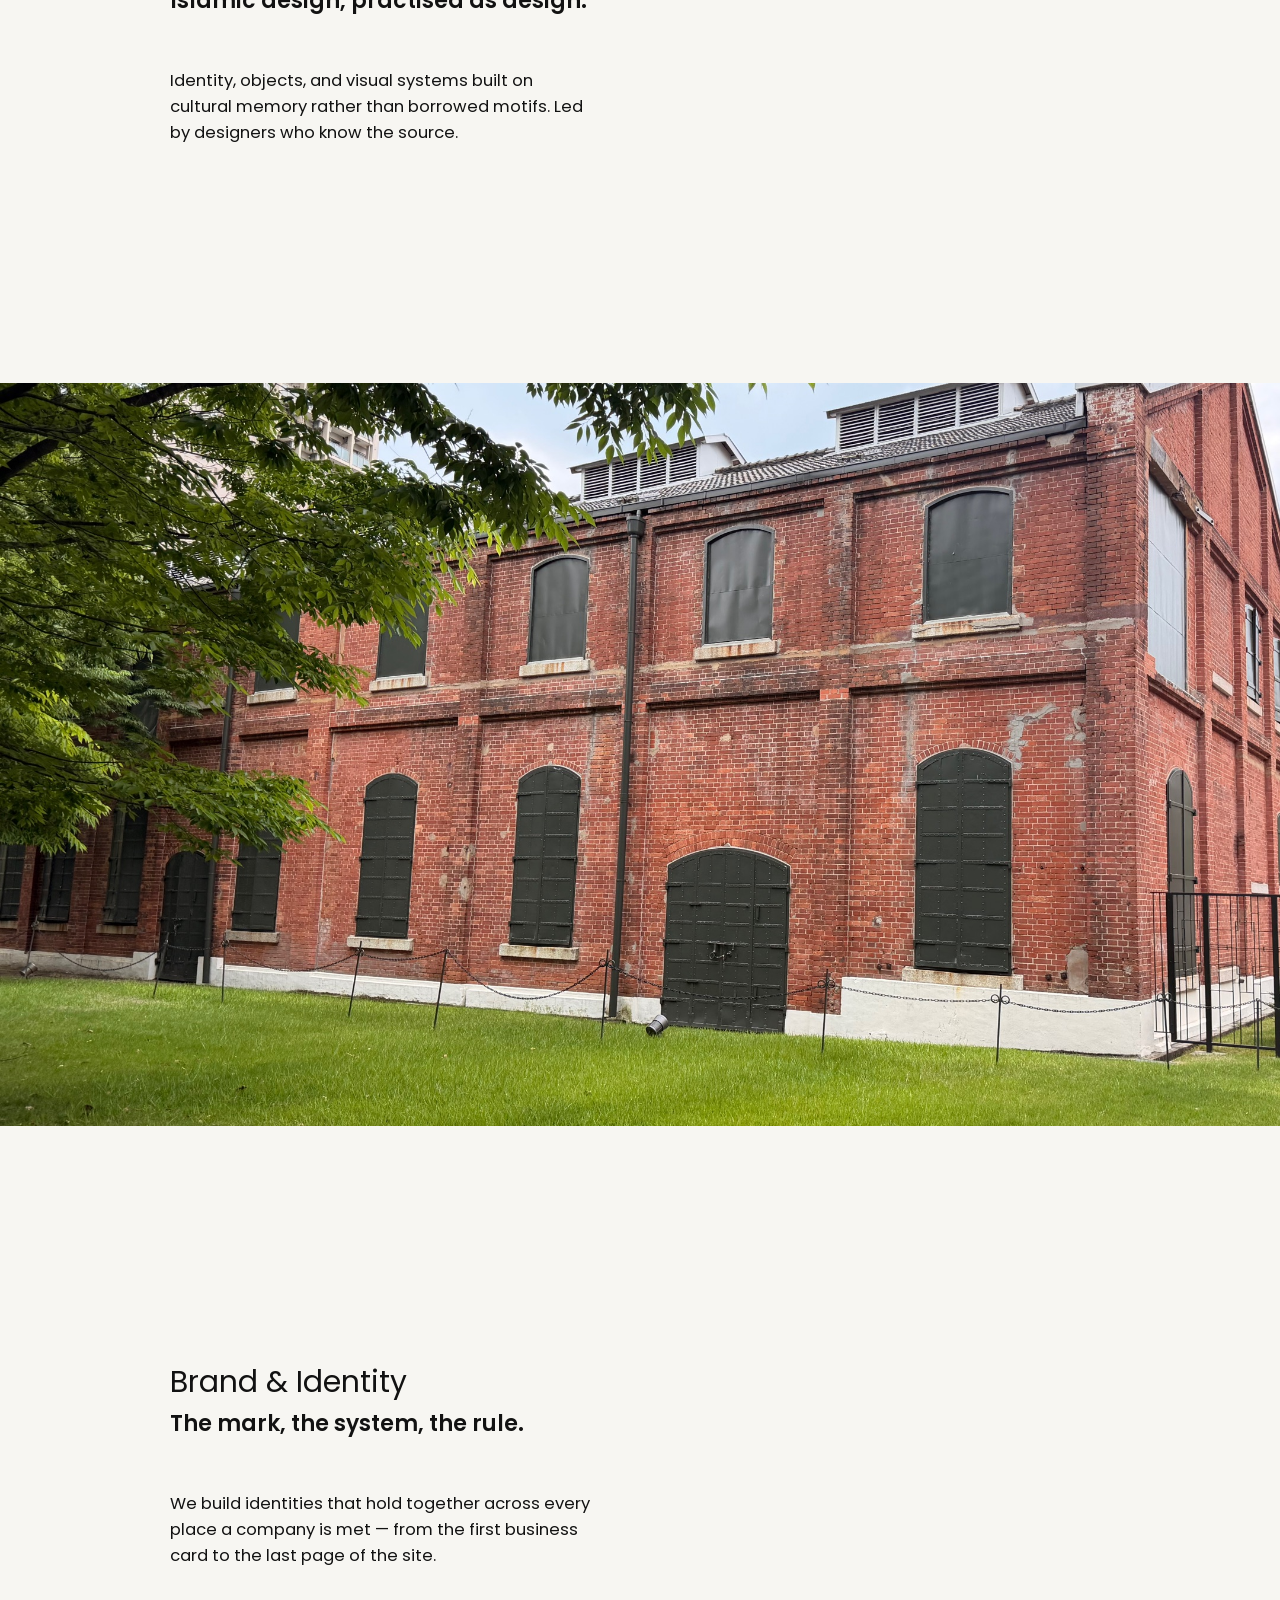
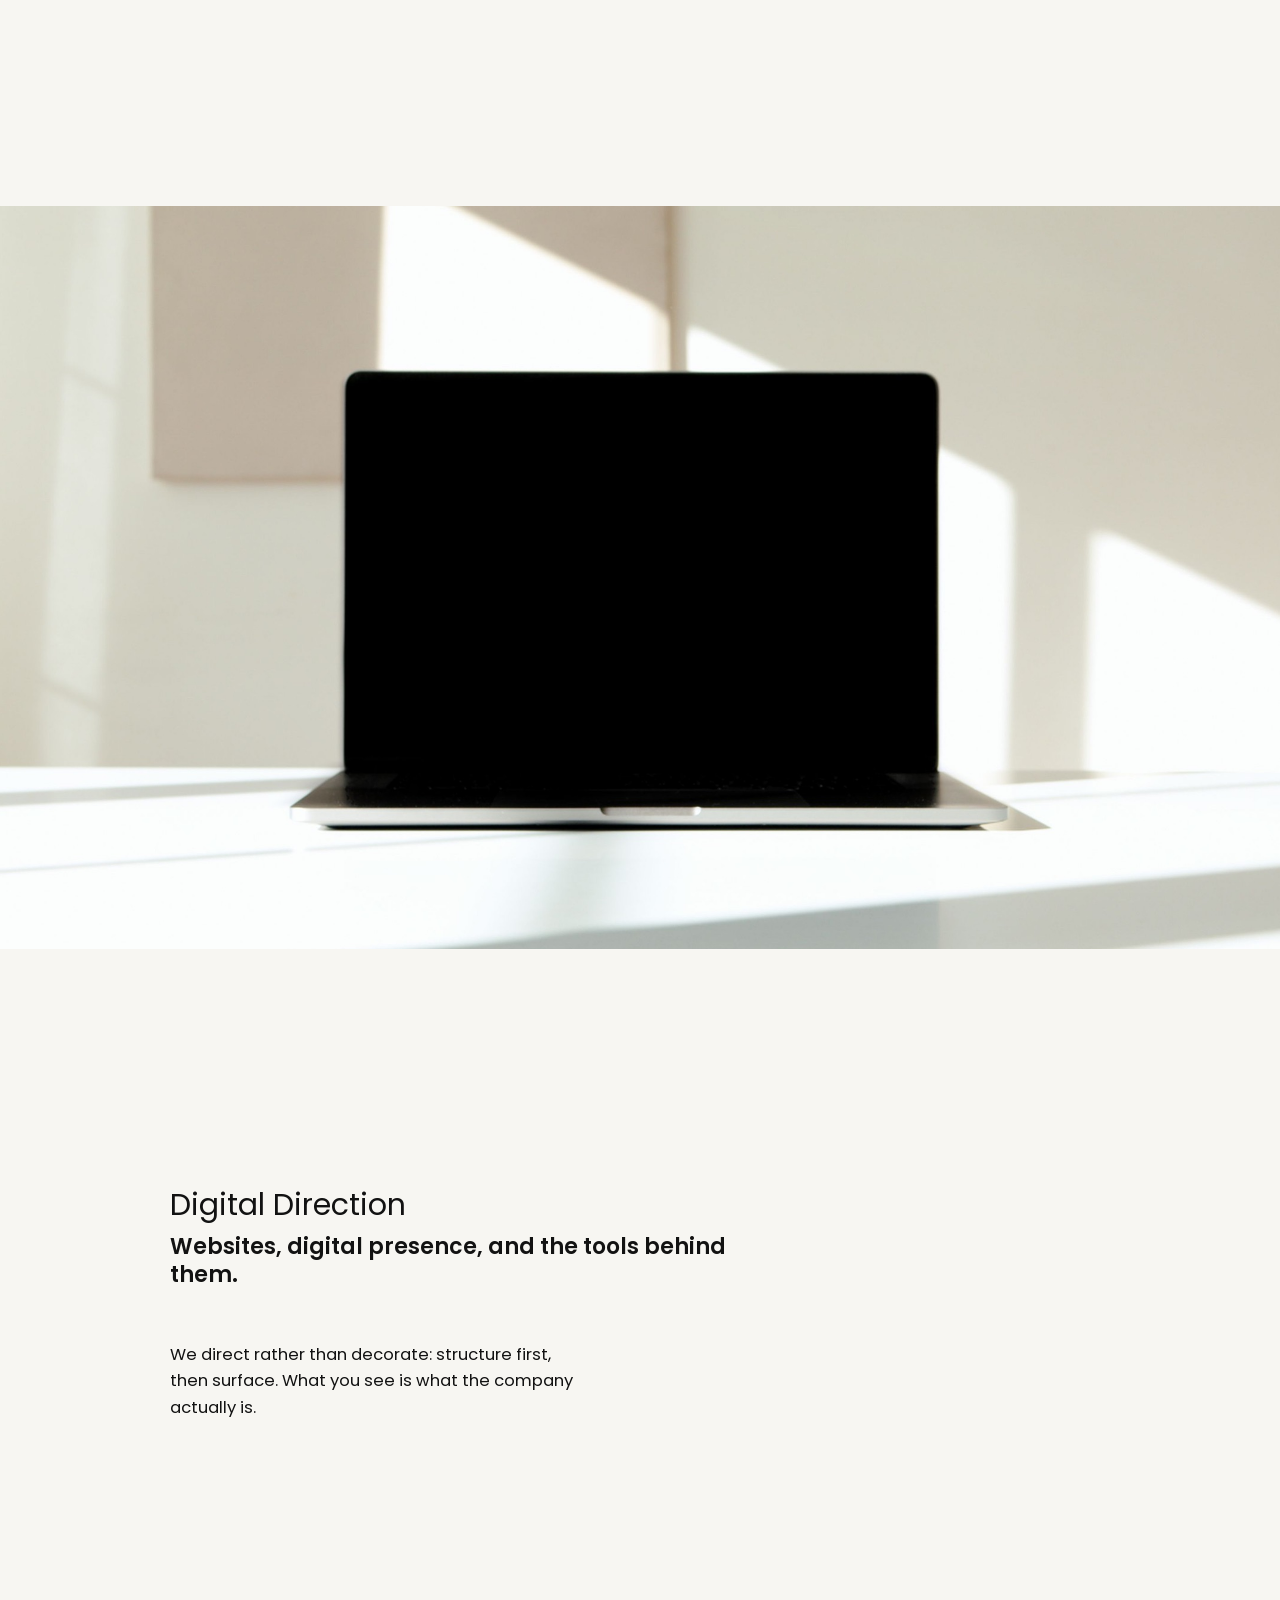
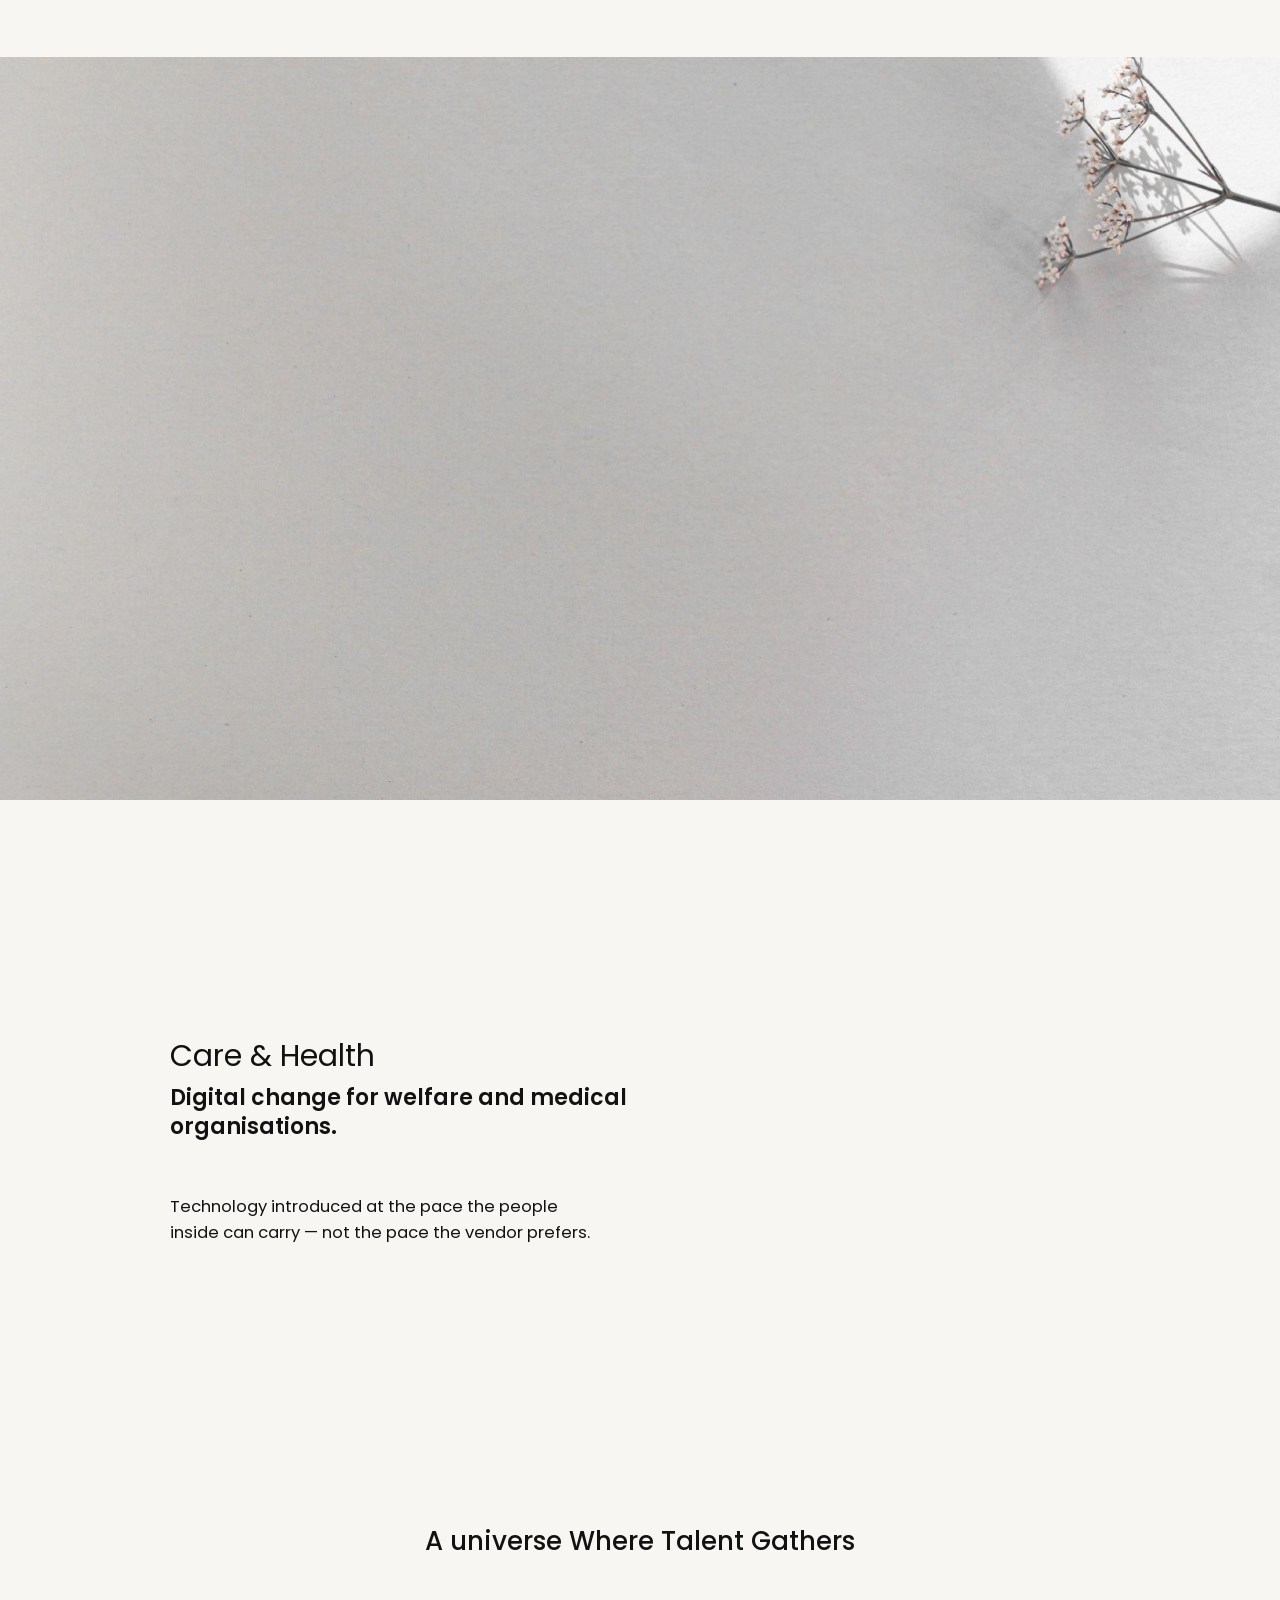
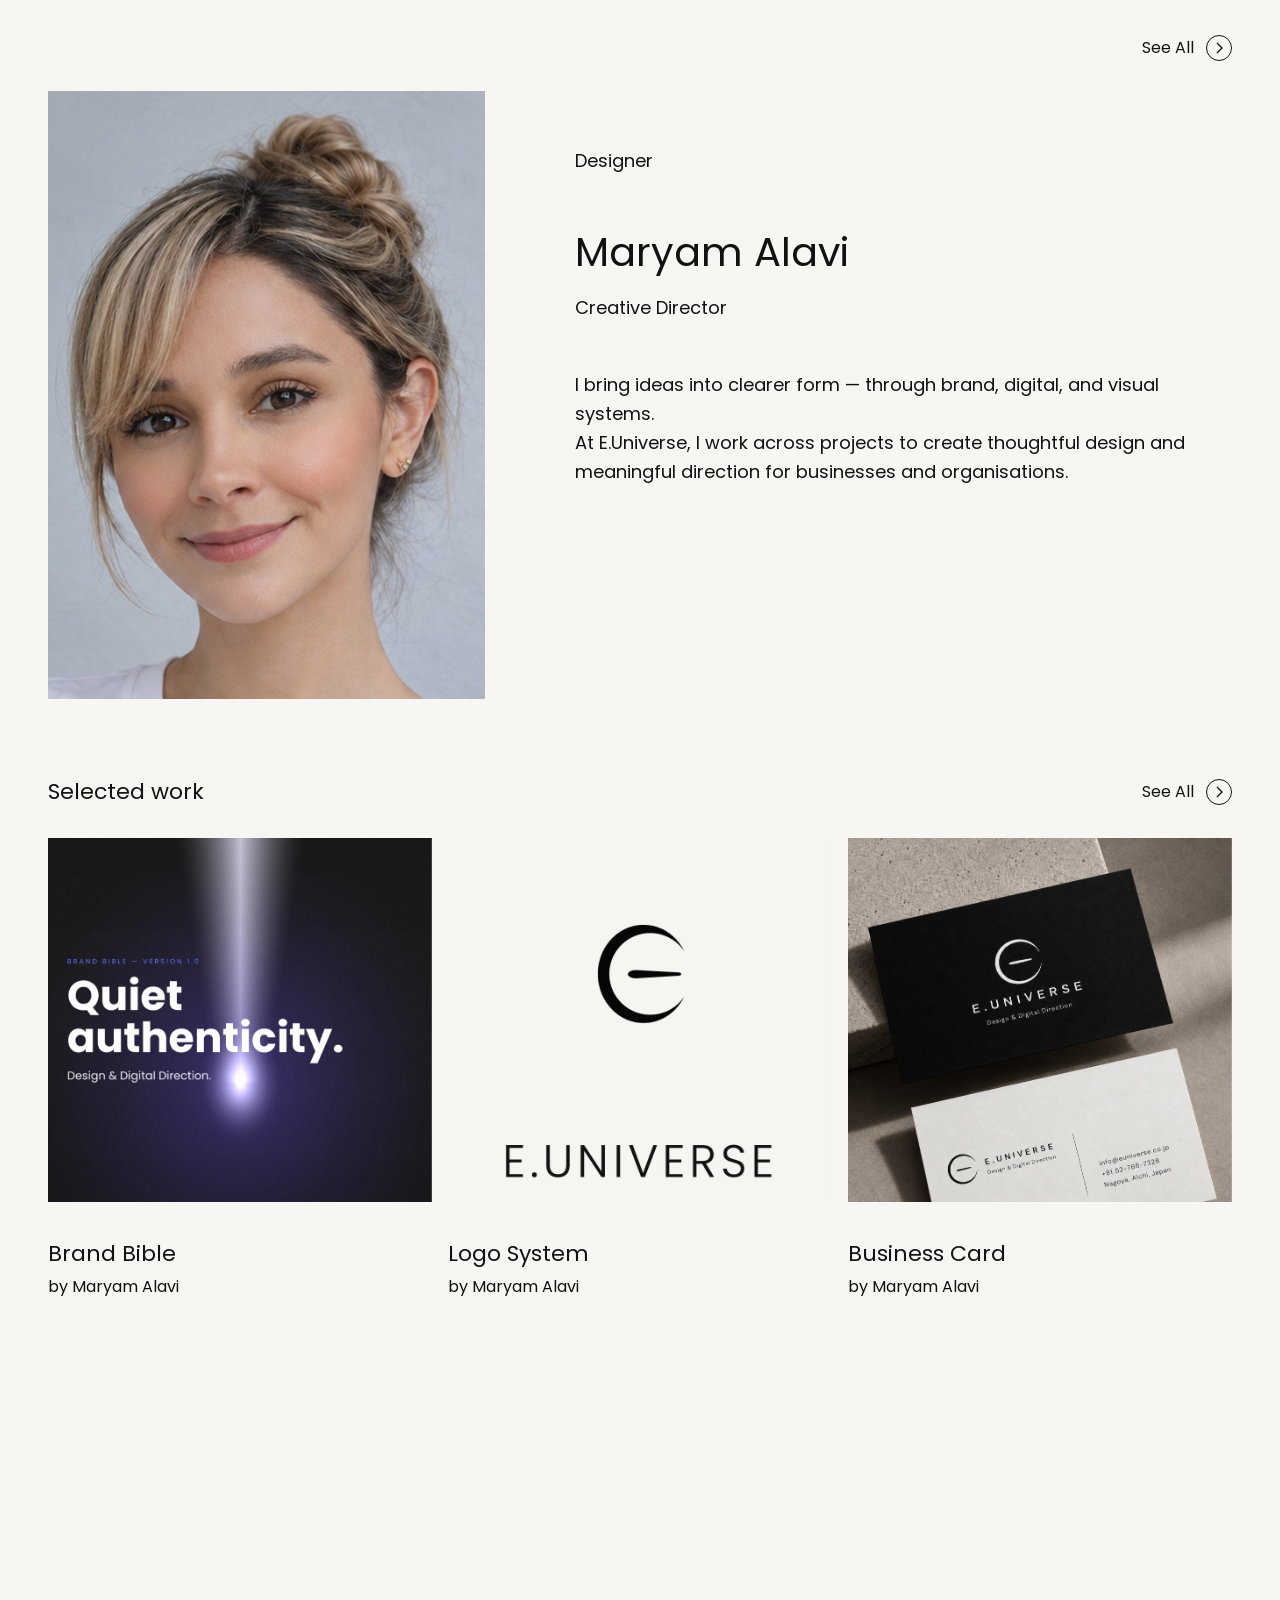
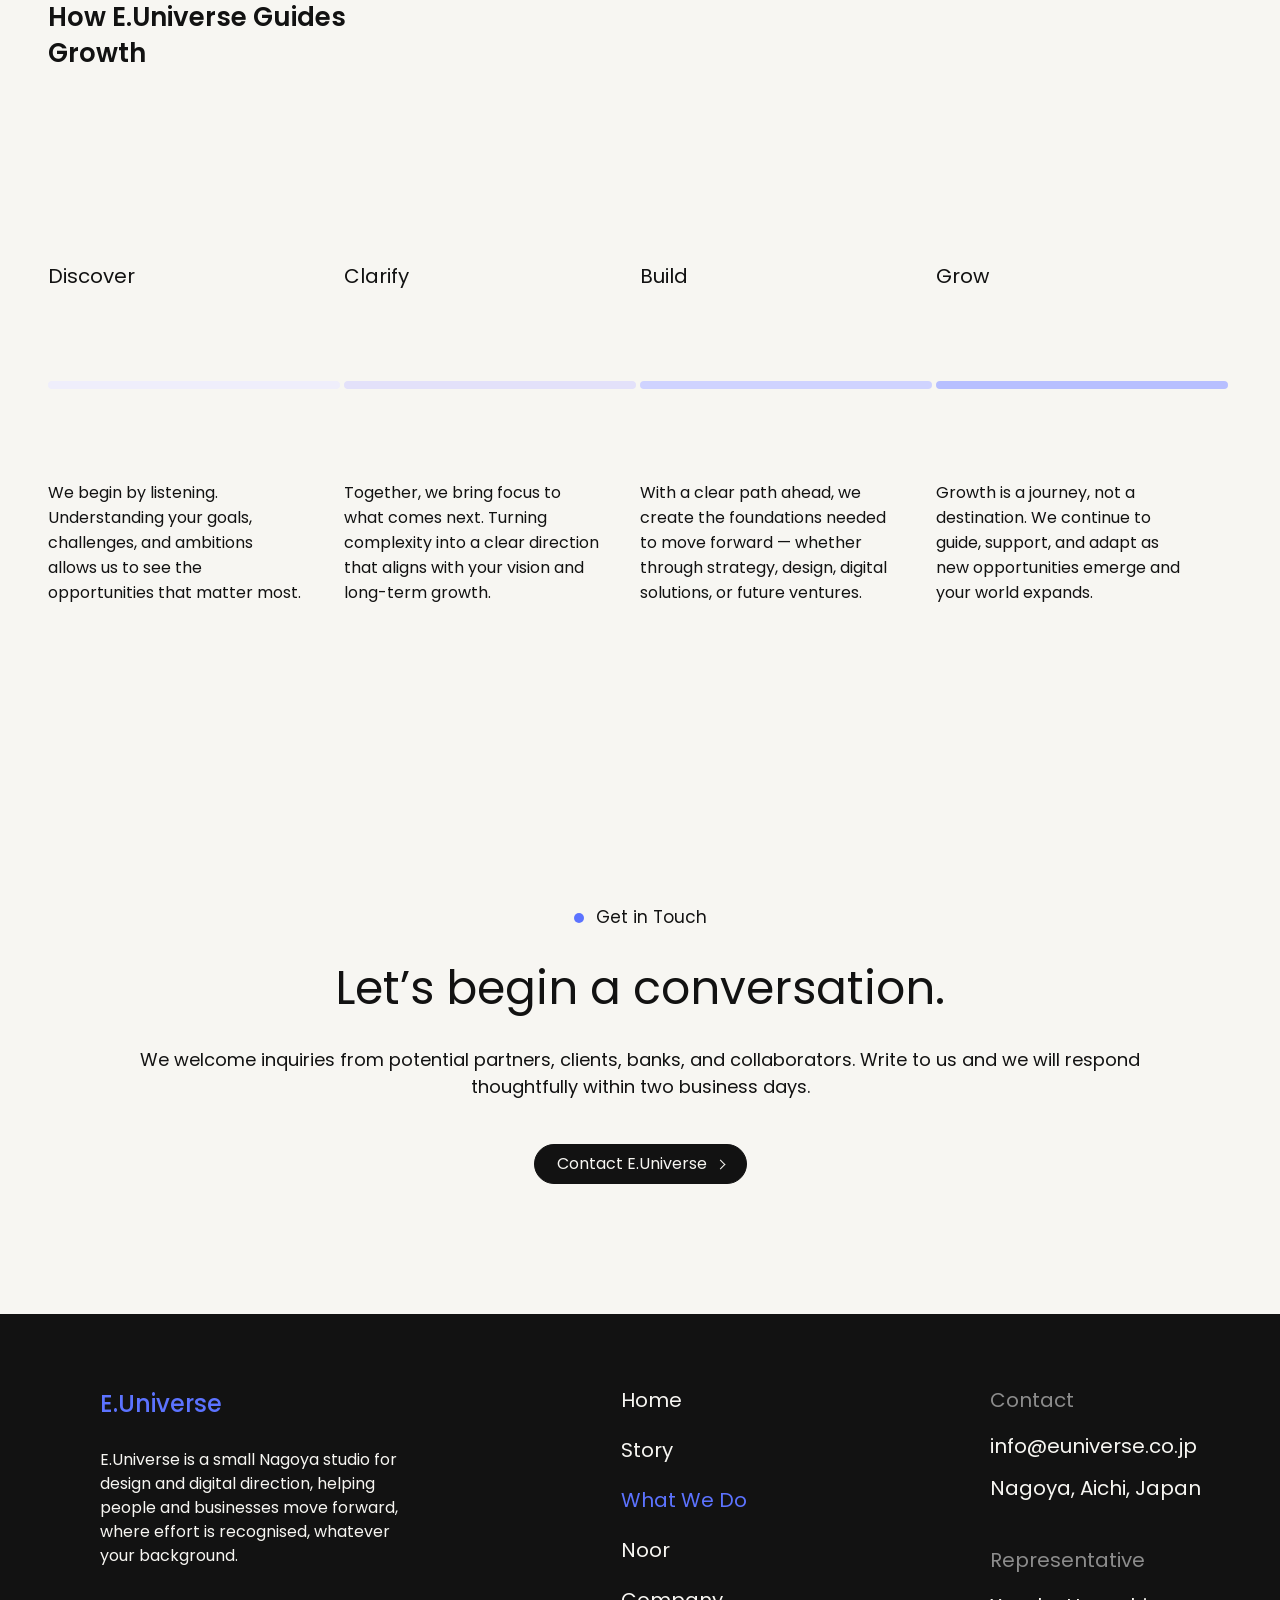
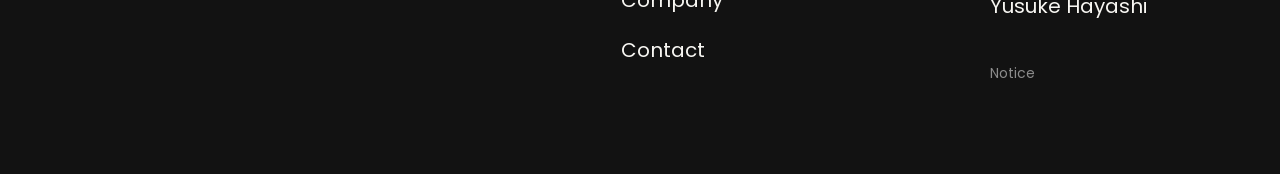
<file: what-we-do.html>
<!doctype html>
<html lang="en-GB">
<head>
<meta charset="utf-8">
<meta name="viewport" content="width=device-width, initial-scale=1">
<title>What we do — E.Universe</title>
<meta name="description" content="We work at the intersection of design and digital direction.">
<link rel="canonical" href="https://euniverse.co.jp/what-we-do.html">
<meta property="og:type" content="website">
<meta property="og:site_name" content="E.Universe">
<meta property="og:title" content="What we do — E.Universe">
<meta property="og:description" content="We work at the intersection of design and digital direction.">
<meta property="og:url" content="https://euniverse.co.jp/what-we-do.html">
<meta property="og:image" content="https://euniverse.co.jp/assets/og.png">
<meta name="twitter:card" content="summary_large_image">
<link rel="icon" href="/assets/favicon.ico" sizes="any">
<link rel="icon" type="image/png" sizes="32x32" href="/assets/favicon-32.png">
<link rel="apple-touch-icon" sizes="180x180" href="/assets/favicon-180.png">
<link rel="preconnect" href="https://fonts.googleapis.com">
<link rel="preconnect" href="https://fonts.gstatic.com" crossorigin>
<link href="https://fonts.googleapis.com/css2?family=Poppins:ital,wght@0,300;0,400;0,500;0,600;0,700;1,400&display=swap" rel="stylesheet">
<link rel="stylesheet" href="/css/site.css">
</head>
<body>
<!-- ===== Header ===== -->
<header class="site-header">
  <a class="site-header__logo" href="index.html" aria-label="E.Universe — Home">
    <img src="/assets/Symbol_Ink.svg" alt="" width="35" height="40" class="logo-ink">
    <img src="/assets/Symbol_Light.svg" alt="" width="35" height="40" class="logo-light">
  </a>
  <nav class="site-nav" aria-label="Primary">
    <a href="index.html">Home</a>
    <a href="story.html">Story</a>
    <a href="what-we-do.html" aria-current="page">What We Do</a>
    <a href="noor.html">Noor</a>
    <a href="company.html">Company</a>
    <a href="contact.html">Contact</a>
  </nav>
  <div class="site-header__tools">
    <button class="icon-btn icon-btn--menu" type="button" aria-label="Open menu" aria-expanded="false" aria-controls="mobile-menu">
      <svg viewBox="0 0 22 22" fill="none" stroke="currentColor" stroke-width="1.6" stroke-linecap="round"><path d="M4 7h14M7 11h8M9 15h4"/></svg>
    </button>
    <span class="icon-btn" role="img" aria-label="Language (English)">
      <svg viewBox="0 0 22 22" fill="none" stroke="currentColor" stroke-width="1.4"><circle cx="11" cy="11" r="8"/><path d="M3 11h16M11 3c2.8 3 2.8 13 0 16M11 3c-2.8 3-2.8 13 0 16"/></svg>
    </span>
  </div>
</header>

<div class="mobile-menu" id="mobile-menu" data-open="false">
  <button class="icon-btn mobile-menu__close" type="button" aria-label="Close menu">
    <svg viewBox="0 0 22 22" fill="none" stroke="currentColor" stroke-width="1.6" stroke-linecap="round"><path d="M6 6l10 10M16 6L6 16"/></svg>
  </button>
  <nav aria-label="Mobile">
    <a href="index.html">Home</a>
    <a href="story.html">Story</a>
    <a href="what-we-do.html" aria-current="page">What We Do</a>
    <a href="noor.html">Noor</a>
    <a href="company.html">Company</a>
    <a href="contact.html">Contact</a>
  </nav>
</div>

<main>

<!-- ===== Hero ===== -->
<section class="wwd-hero">
  <h1 class="wwd-hero__title">What<br>we do.</h1>
  <p class="wwd-hero__sub">We work at the intersection of design and digital direction.</p>
</section>

<!-- ===== Four services ===== -->

<section class="svc" aria-labelledby="service-01">
  <figure class="ph photo photo--band"><img src="/assets/img/what-we-do-noor.jpg" alt="White dome under a blue sky" loading="lazy"></figure>
  <div class="svc-block">
    <div class="svc-block__inner">
      <h2 class="svc-block__title" id="service-01">Noor</h2>
      <p class="svc-block__tag">Islamic design, practised as design.</p>
      <p class="svc-block__body">Identity, objects, and visual systems built on cultural memory rather than borrowed motifs. Led by designers who know the source.</p>
    </div>
  </div>
</section>

<section class="svc" aria-labelledby="service-02">
  <figure class="ph photo photo--band"><img src="/assets/img/what-we-do-brand.jpg" alt="Red-brick facade with dark iron shutters" loading="lazy"></figure>
  <div class="svc-block">
    <div class="svc-block__inner">
      <h2 class="svc-block__title" id="service-02">Brand &amp; Identity</h2>
      <p class="svc-block__tag">The mark, the system, the rule.</p>
      <p class="svc-block__body">We build identities that hold together across every place a company is met — from the first business card to the last page of the site.</p>
    </div>
  </div>
</section>

<section class="svc" aria-labelledby="service-03">
  <figure class="ph photo photo--band"><img src="/assets/img/what-we-do-digital.jpg" alt="Laptop on a white desk" loading="lazy"></figure>
  <div class="svc-block">
    <div class="svc-block__inner">
      <h2 class="svc-block__title" id="service-03">Digital Direction</h2>
      <p class="svc-block__tag">Websites, digital presence, and the tools behind them.</p>
      <p class="svc-block__body">We direct rather than decorate: structure first, then surface. What you see is what the company actually is.</p>
    </div>
  </div>
</section>

<section class="svc" aria-labelledby="service-04">
  <figure class="ph photo photo--band"><img src="/assets/img/what-we-do-care.jpg" alt="Dried flowers on grey paper" loading="lazy"></figure>
  <div class="svc-block">
    <div class="svc-block__inner">
      <h2 class="svc-block__title" id="service-04">Care &amp; Health</h2>
      <p class="svc-block__tag">Digital change for welfare and medical organisations.</p>
      <p class="svc-block__body">Technology introduced at the pace the people inside can carry — not the pace the vendor prefers.</p>
    </div>
  </div>
</section>

<!-- ===== Talent ===== -->
<section class="talent" aria-labelledby="talent-title">
  <h2 class="talent__title" id="talent-title">A universe Where Talent Gathers</h2>
  <div class="talent__bar"><a class="more" href="noor.html">See All</a></div>
  <div class="talent__grid">
    <figure class="ph talent__photo"><img src="/assets/img/what-we-do-maryam.jpg" alt="Portrait of Maryam Alavi" loading="lazy"></figure>
    <div>
      <p class="talent__label">Designer</p>
      <p class="talent__name">Maryam Alavi</p>
      <p class="talent__role">Creative Director</p>
      <p class="talent__text">I bring ideas into clearer form — through brand, digital, and visual systems.<br>At E.Universe, I work across projects to create thoughtful design and meaningful direction for businesses and organisations.</p>
    </div>
  </div>
</section>

<!-- ===== Selected work ===== -->
<section class="work" id="work" aria-labelledby="work-title">
  <div class="work__bar">
    <h2 class="work__title" id="work-title">Selected work</h2>
    <a class="more" href="index.html#gallery">See All</a>
  </div>
  <div class="work__grid">
    <article class="card">
      <figure class="ph card__img"><img src="/assets/img/work-brand-bible.jpg" alt="Brand Bible cover — Quiet authenticity." loading="lazy"></figure>
      <h3 class="card__title">Brand Bible</h3>
      <p class="card__by">by Maryam Alavi</p>
    </article>
    <article class="card">
      <figure class="ph card__img"><img src="/assets/img/work-logo-system.jpg" alt="E.Universe logo system" loading="lazy"></figure>
      <h3 class="card__title">Logo System</h3>
      <p class="card__by">by Maryam Alavi</p>
    </article>
    <article class="card">
      <figure class="ph card__img"><img src="/assets/img/work-business-card.jpg" alt="E.Universe business cards" loading="lazy"></figure>
      <h3 class="card__title">Business Card</h3>
      <p class="card__by">by Maryam Alavi</p>
    </article>
  </div>
</section>

<!-- ===== How E.Universe Guides Growth ===== -->
<section class="steps" aria-labelledby="steps-title">
  <h2 class="steps__title" id="steps-title">How E.Universe Guides Growth</h2>
  <div class="steps__grid">
    <div class="step"><p class="step__name">Discover</p><div class="step__bar"></div><p class="step__body">We begin by listening. Understanding your goals, challenges, and ambitions allows us to see the opportunities that matter most.</p></div>
    <div class="step"><p class="step__name">Clarify</p><div class="step__bar"></div><p class="step__body">Together, we bring focus to what comes next. Turning complexity into a clear direction that aligns with your vision and long-term growth.</p></div>
    <div class="step"><p class="step__name">Build</p><div class="step__bar"></div><p class="step__body">With a clear path ahead, we create the foundations needed to move forward — whether through strategy, design, digital solutions, or future ventures.</p></div>
    <div class="step"><p class="step__name">Grow</p><div class="step__bar"></div><p class="step__body">Growth is a journey, not a destination. We continue to guide, support, and adapt as new opportunities emerge and your world expands.</p></div>
  </div>
</section>

<!-- ===== Get in touch ===== -->
<section class="cta" aria-labelledby="cta-title">
  <p class="kicker">Get in Touch</p>
  <h2 class="cta__title" id="cta-title">Let’s begin a conversation.</h2>
  <p class="cta__body">We welcome inquiries from potential partners, clients, banks, and collaborators. Write to us and we will respond thoughtfully within two business days.</p>
  <p class="cta__btn"><a class="btn btn--ink" href="contact.html">Contact E.Universe</a></p>
</section>

</main>

<!-- ===== Footer ===== -->
<footer class="site-footer">
  <div>
    <p class="site-footer__brand">E.Universe</p>
    <p class="site-footer__about">E.Universe is a small Nagoya studio for design and digital direction, helping people and businesses move forward, where effort is recognised, whatever your background.</p>
  </div>
  <nav aria-label="Footer">
    <ul class="site-footer__links">
      <li><a href="index.html">Home</a></li>
      <li><a href="story.html">Story</a></li>
      <li><a href="what-we-do.html" aria-current="page">What We Do</a></li>
      <li><a href="noor.html">Noor</a></li>
      <li><a href="company.html">Company</a></li>
      <li><a href="contact.html">Contact</a></li>
    </ul>
  </nav>
  <div class="site-footer__contact">
    <p class="site-footer__heading" style="margin-top:0">Contact</p>
    <p><a href="mailto:info@euniverse.co.jp">info@euniverse.co.jp</a></p>
    <p>Nagoya, Aichi, Japan</p>
    <p class="site-footer__heading">Representative</p>
    <p>Yusuke Hayashi</p>
    <p class="site-footer__notice"><a href="notice.html">Notice</a></p>
  </div>
</footer>

<script src="/js/site.js" defer></script>
</body>
</html>
</file>
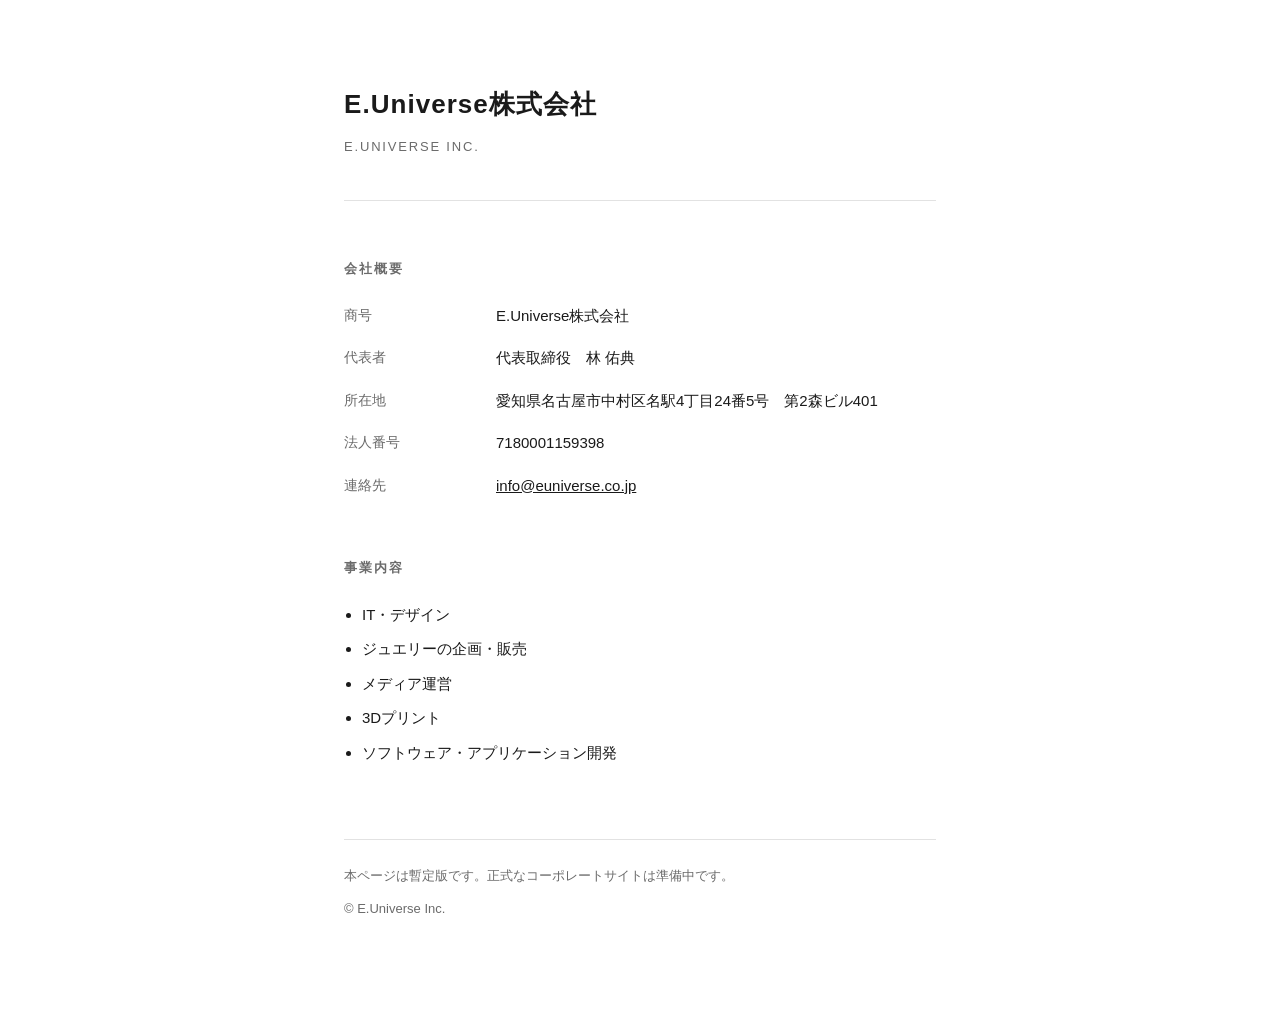
<file: archive/index-v1.html>
<!doctype html>
<html lang="ja">
<head>
<meta charset="utf-8">
<meta name="viewport" content="width=device-width, initial-scale=1">
<title>E.Universe株式会社</title>
<meta name="description" content="E.Universe株式会社（愛知県名古屋市中村区）の会社情報。IT・デザイン、ジュエリー、メディア、3Dプリント、ソフトウェア開発。">
<meta name="robots" content="noindex">
<meta property="og:title" content="E.Universe株式会社">
<meta property="og:description" content="E.Universe株式会社（名古屋市）の会社情報。">
<meta property="og:type" content="website">
<meta property="og:url" content="https://euniverse.co.jp/">
<style>
  :root{
    --ink:#1a1a1a;
    --muted:#6b6b6b;
    --line:#e2e2e2;
    --bg:#ffffff;
  }
  *{box-sizing:border-box;}
  html{-webkit-text-size-adjust:100%;}
  body{
    margin:0;
    background:var(--bg);
    color:var(--ink);
    font-family:-apple-system,BlinkMacSystemFont,"Hiragino Sans","Hiragino Kaku Gothic ProN","Yu Gothic",Meiryo,sans-serif;
    font-size:16px;
    line-height:1.9;
    -webkit-font-smoothing:antialiased;
  }
  .wrap{
    max-width:640px;
    margin:0 auto;
    padding:80px 24px 96px;
  }
  header{
    padding-bottom:40px;
    border-bottom:1px solid var(--line);
  }
  h1{
    margin:0 0 6px;
    font-size:26px;
    font-weight:600;
    letter-spacing:.04em;
  }
  .en{
    margin:0;
    font-size:13px;
    letter-spacing:.14em;
    text-transform:uppercase;
    color:var(--muted);
  }
  h2{
    margin:56px 0 20px;
    font-size:13px;
    font-weight:600;
    letter-spacing:.16em;
    color:var(--muted);
  }
  dl{
    margin:0;
    display:grid;
    grid-template-columns:8em 1fr;
    gap:14px 24px;
  }
  dt{
    color:var(--muted);
    font-size:14px;
  }
  dd{
    margin:0;
    font-size:15px;
  }
  ul{
    margin:0;
    padding-left:1.2em;
    font-size:15px;
  }
  li{margin-bottom:6px;}
  a{color:var(--ink);}
  a:focus-visible{
    outline:2px solid var(--ink);
    outline-offset:3px;
  }
  footer{
    margin-top:72px;
    padding-top:24px;
    border-top:1px solid var(--line);
    font-size:13px;
    color:var(--muted);
  }
  footer p{margin:0 0 8px;}
  @media (max-width:520px){
    .wrap{padding:56px 20px 72px;}
    dl{grid-template-columns:1fr;gap:4px;}
    dd{margin-bottom:14px;}
  }
</style>
</head>
<body>
<div class="wrap">

  <header>
    <h1>E.Universe株式会社</h1>
    <p class="en">E.Universe Inc.</p>
  </header>

  <main>
    <h2>会社概要</h2>
    <dl>
      <dt>商号</dt>
      <dd>E.Universe株式会社</dd>

      <dt>代表者</dt>
      <dd>代表取締役　林 佑典</dd>

      <dt>所在地</dt>
      <dd>愛知県名古屋市中村区名駅4丁目24番5号　第2森ビル401</dd>

      <dt>法人番号</dt>
      <dd>7180001159398</dd>

      <dt>連絡先</dt>
      <dd><a href="mailto:info@euniverse.co.jp">info@euniverse.co.jp</a></dd>
    </dl>

    <h2>事業内容</h2>
    <ul>
      <li>IT・デザイン</li>
      <li>ジュエリーの企画・販売</li>
      <li>メディア運営</li>
      <li>3Dプリント</li>
      <li>ソフトウェア・アプリケーション開発</li>
    </ul>
  </main>

  <footer>
    <p>本ページは暫定版です。正式なコーポレートサイトは準備中です。</p>
    <p>&copy; E.Universe Inc.</p>
  </footer>

</div>
</body>
</html>
</file>
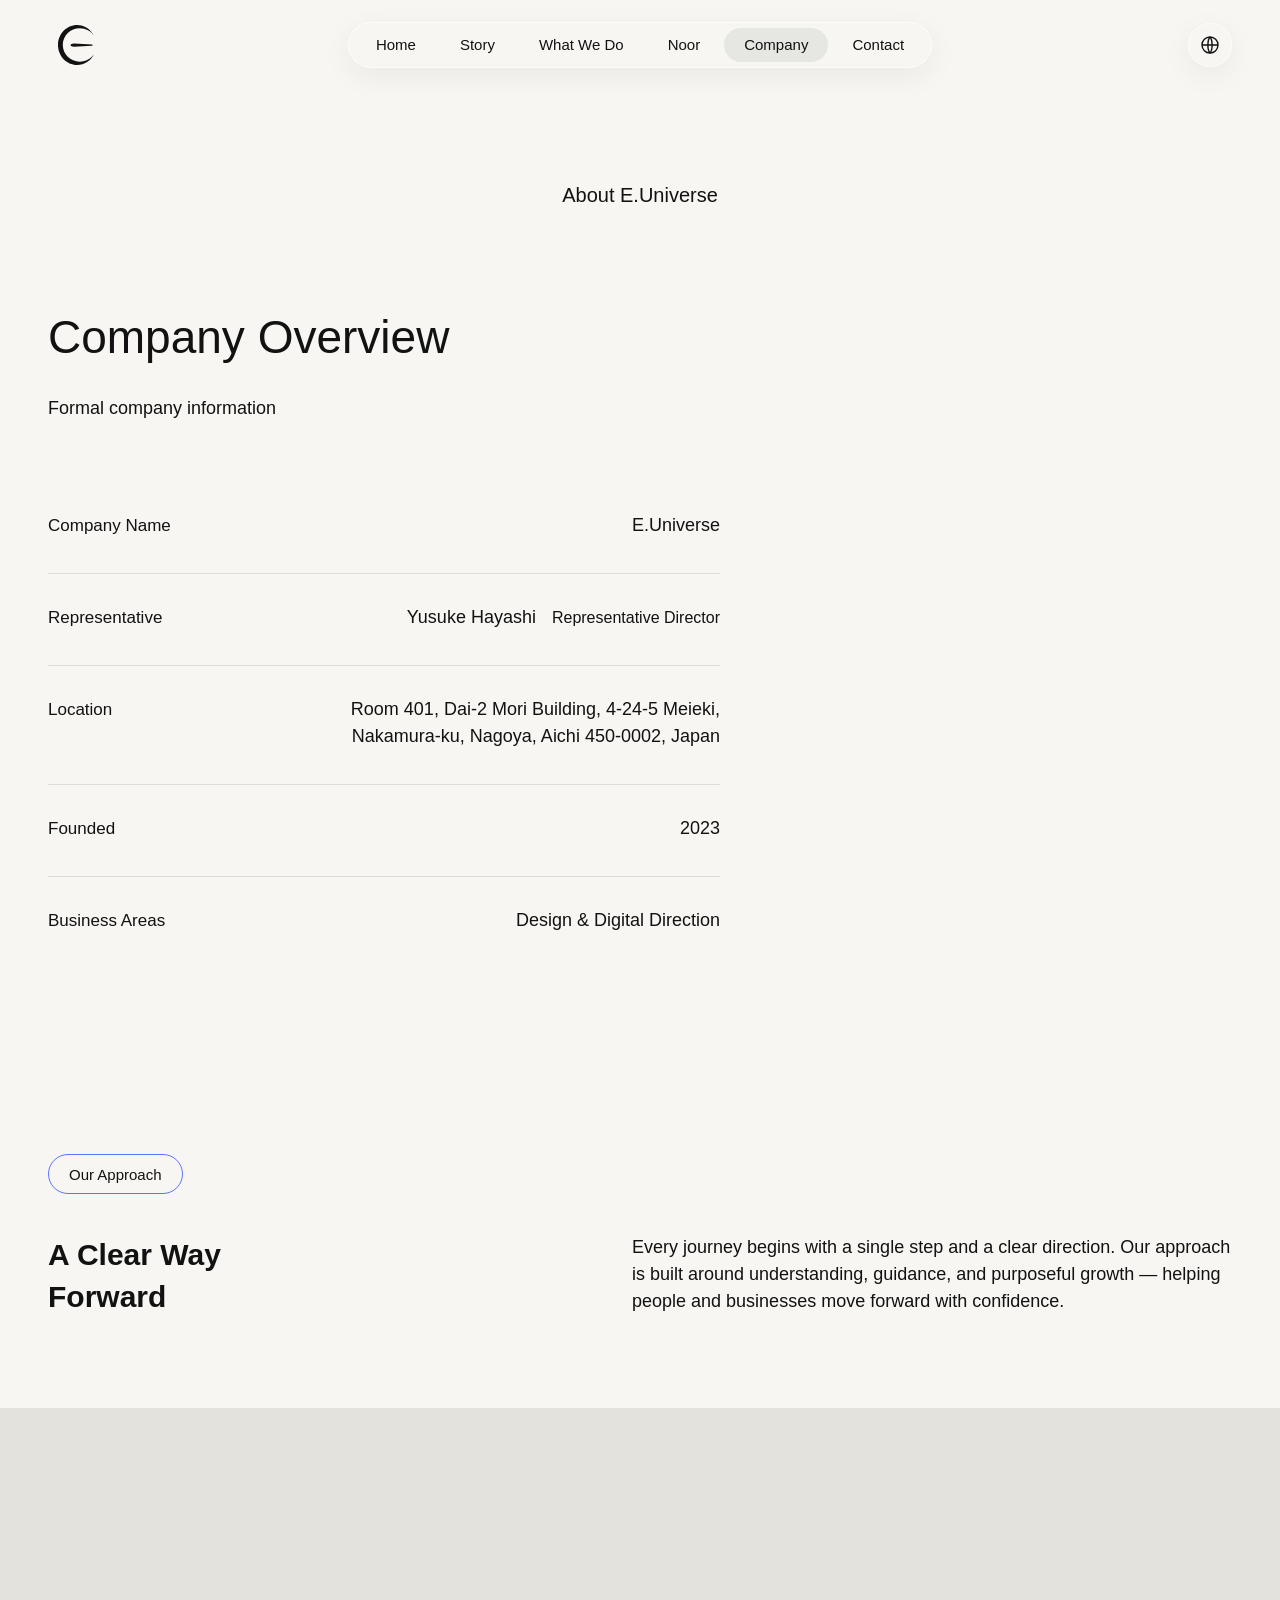
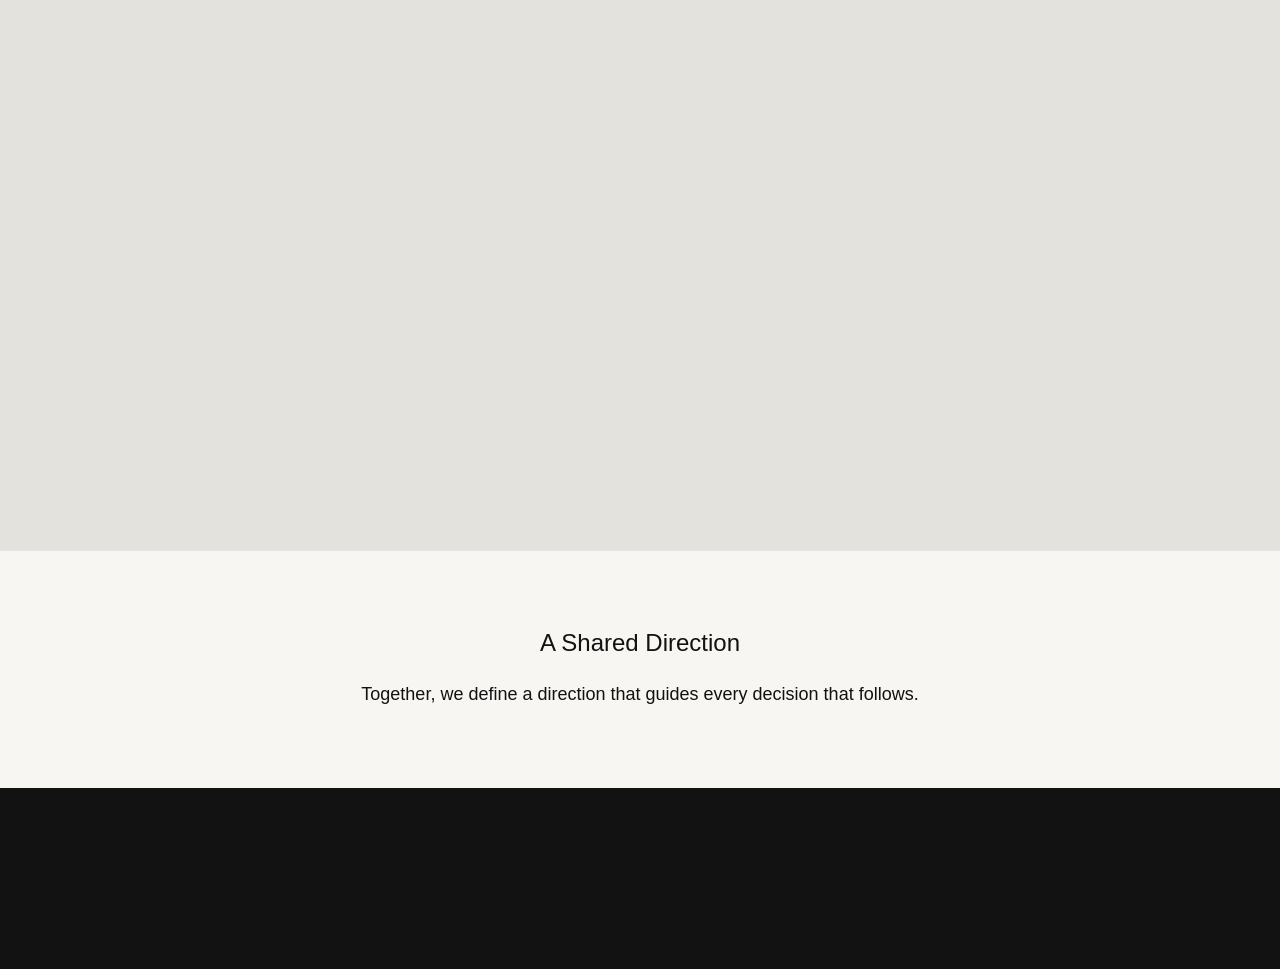
<file: v2/company.html>
<!doctype html>
<html lang="en-GB"><head><meta charset="utf-8">
<title>E.Universe</title>
<meta name="robots" content="noindex">
<link rel="canonical" href="https://euniverse.co.jp/company.html">
<meta http-equiv="refresh" content="0; url=/company.html">
</head><body><p>This page has moved to <a href="/company.html">euniverse.co.jp</a>.</p></body></html>
</file>
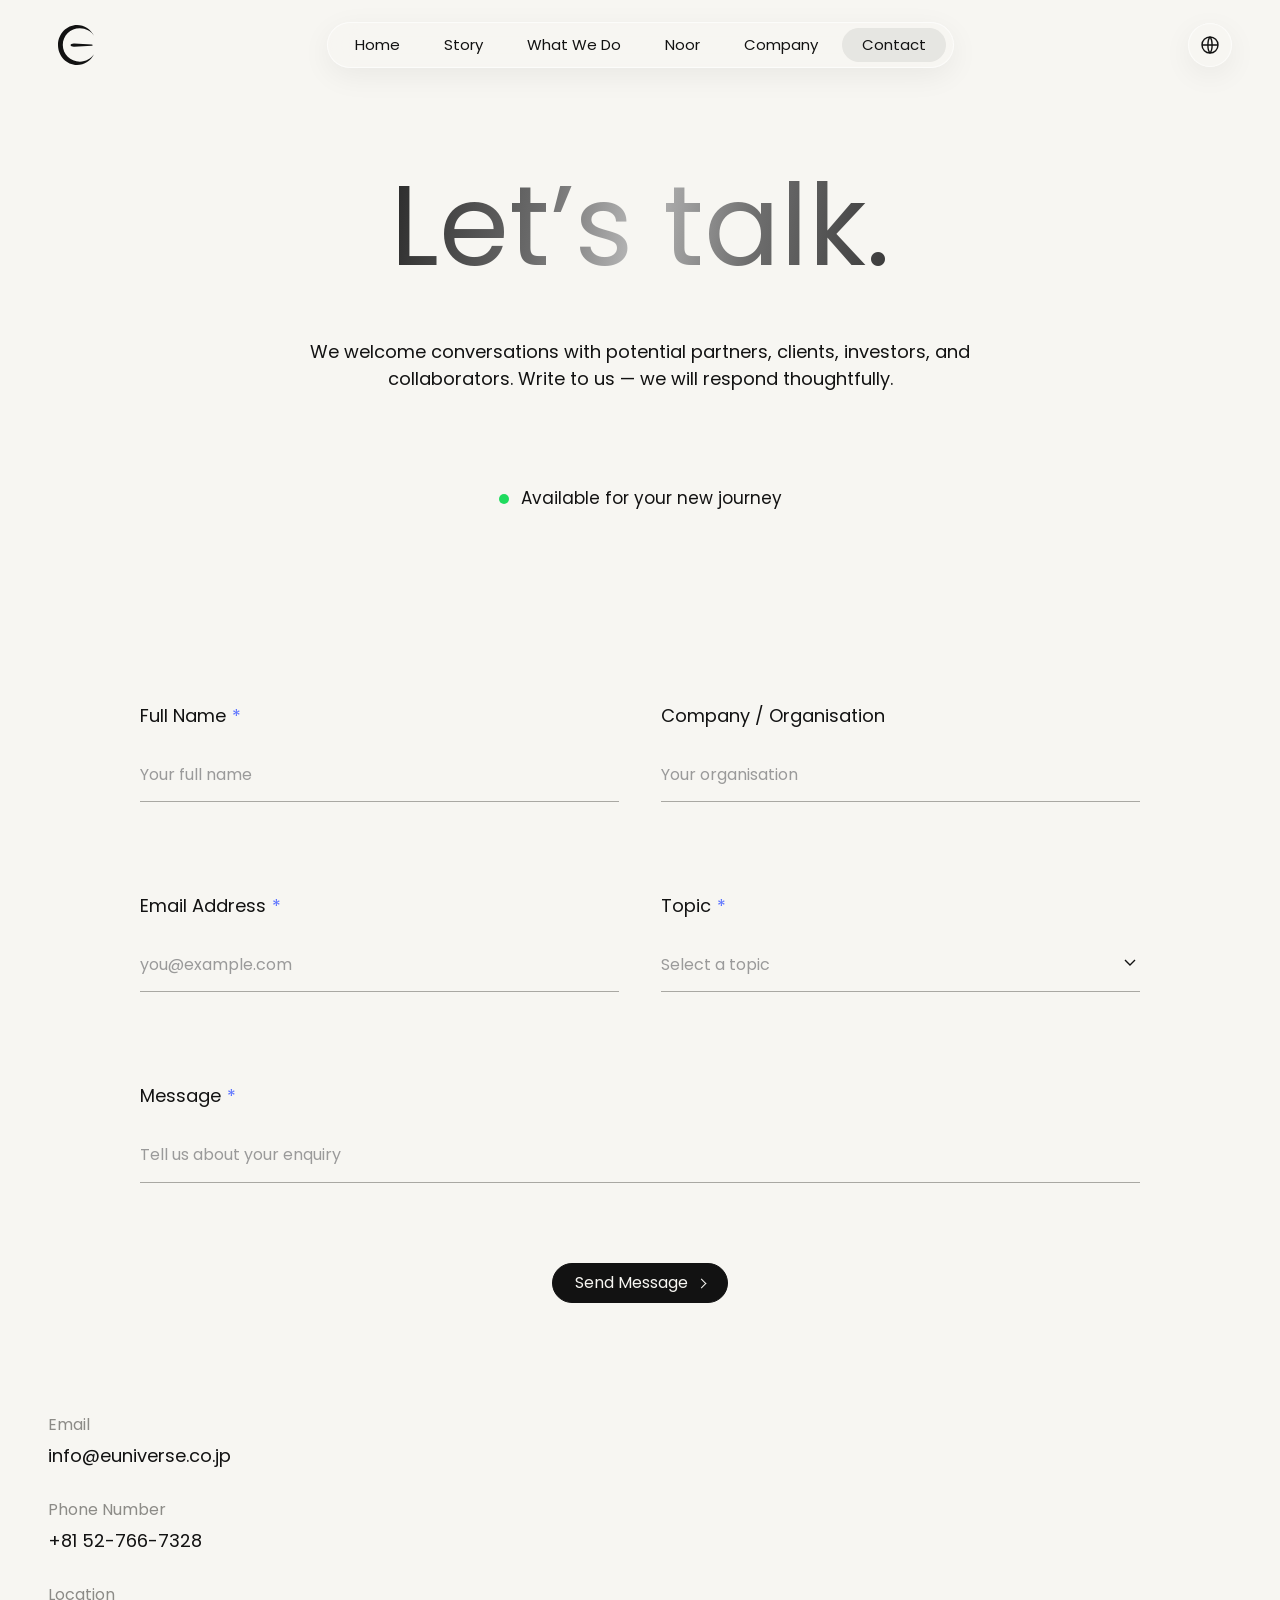
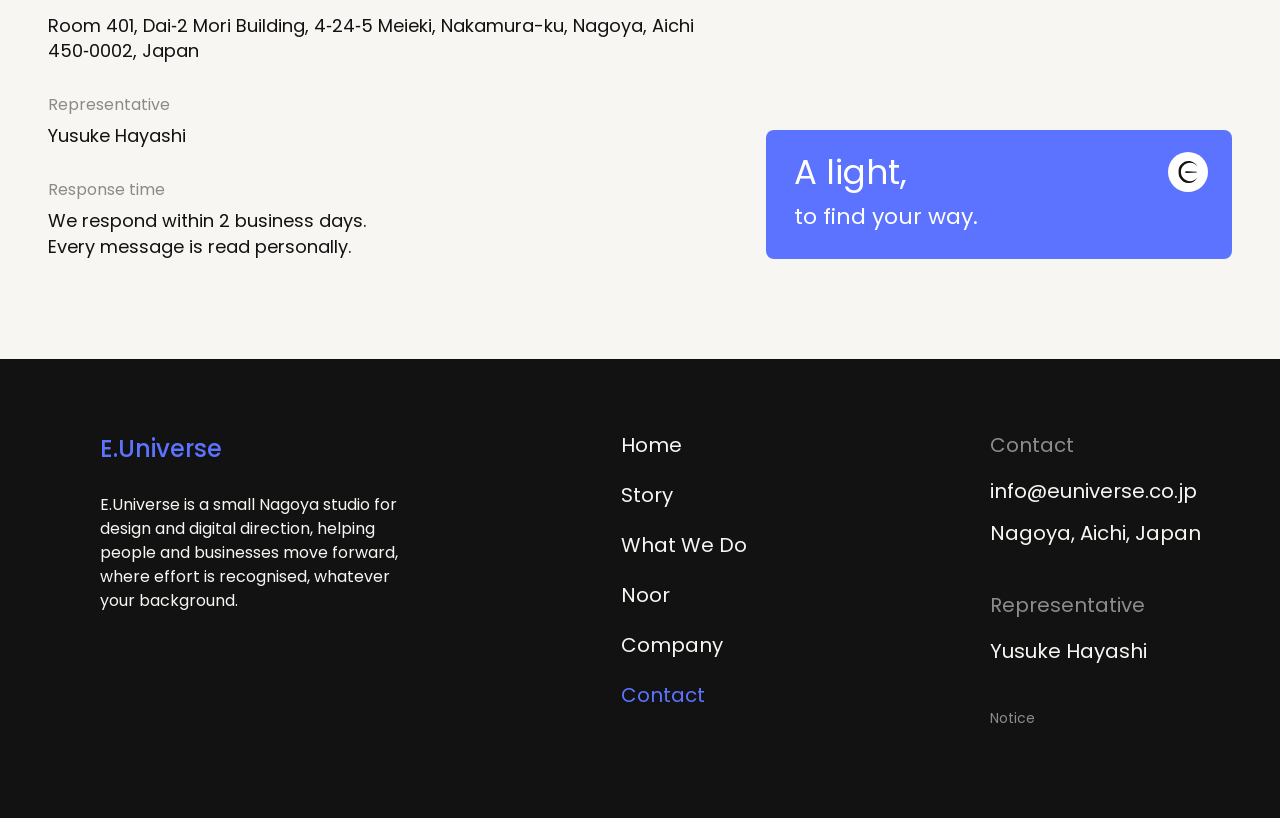
<file: v2/contact.html>
<!doctype html>
<html lang="en-GB"><head><meta charset="utf-8">
<title>E.Universe</title>
<meta name="robots" content="noindex">
<link rel="canonical" href="https://euniverse.co.jp/contact.html">
<meta http-equiv="refresh" content="0; url=/contact.html">
</head><body><p>This page has moved to <a href="/contact.html">euniverse.co.jp</a>.</p></body></html>
</file>
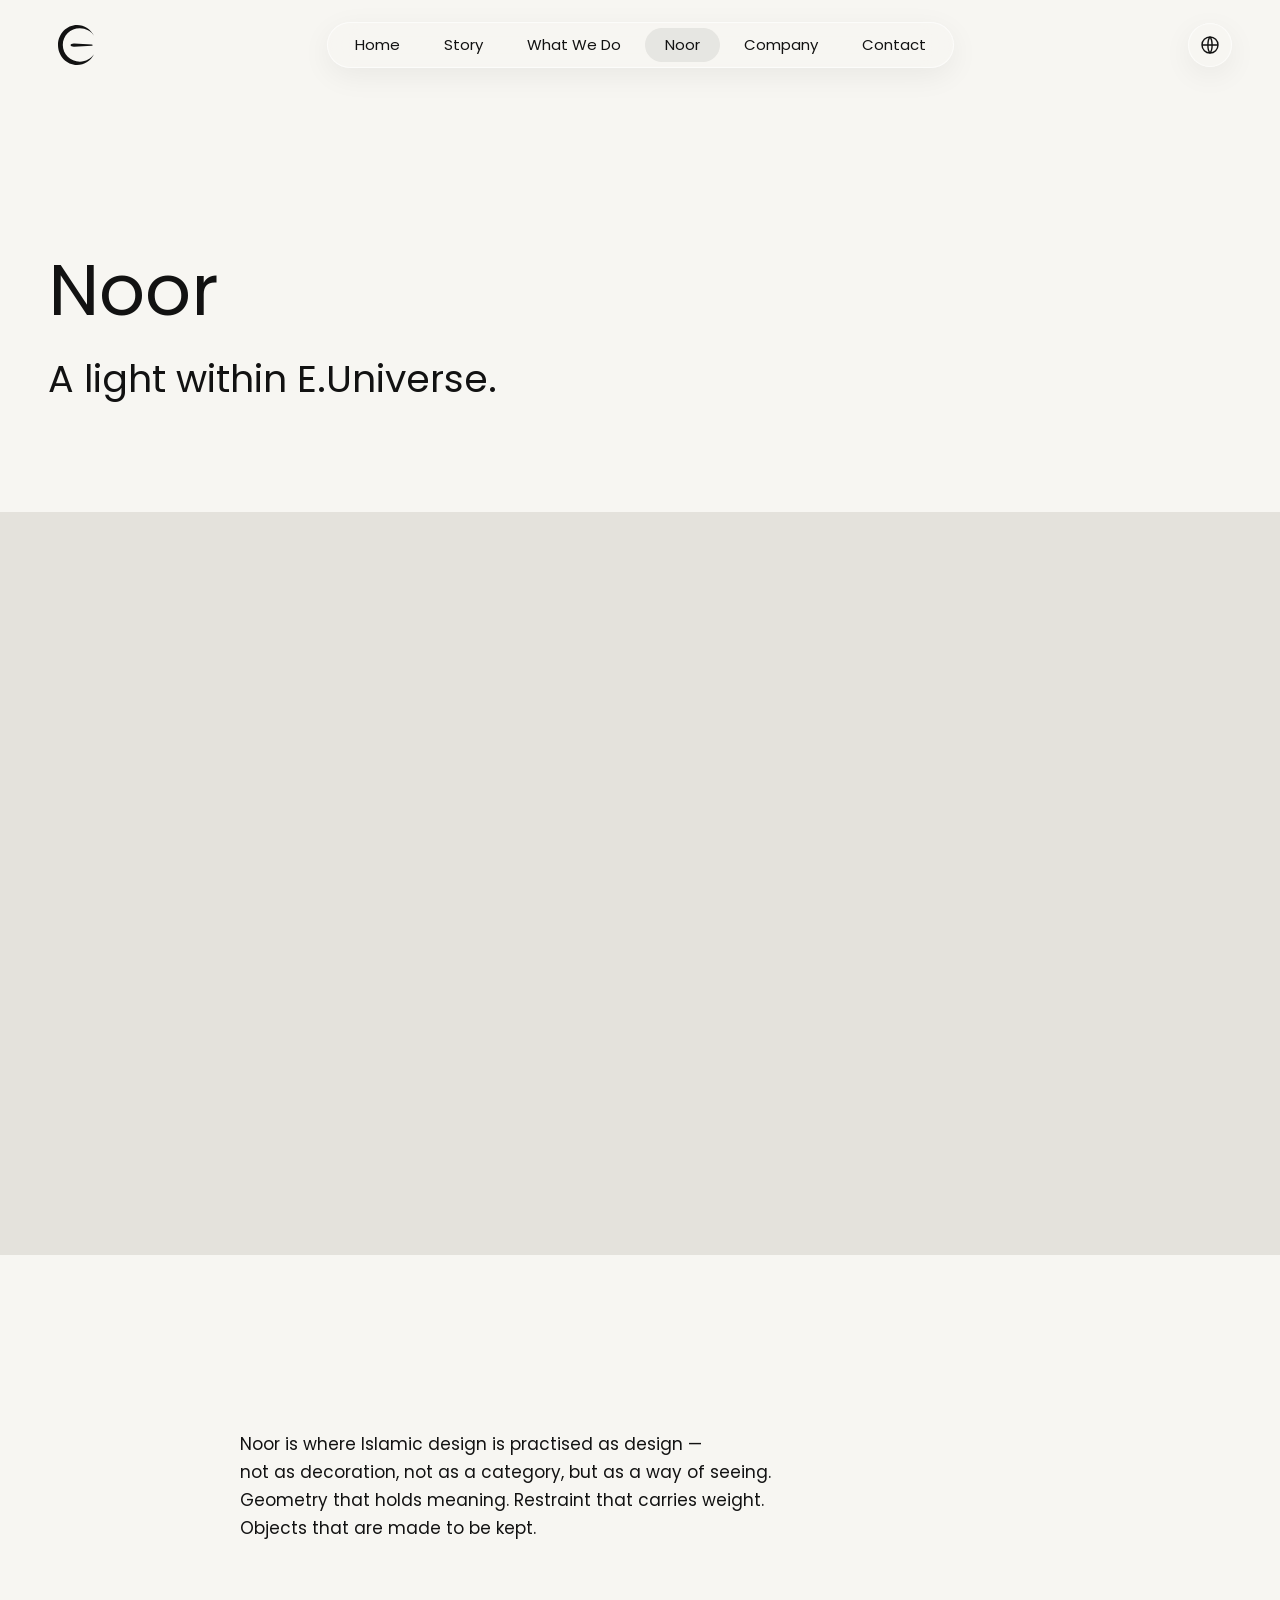
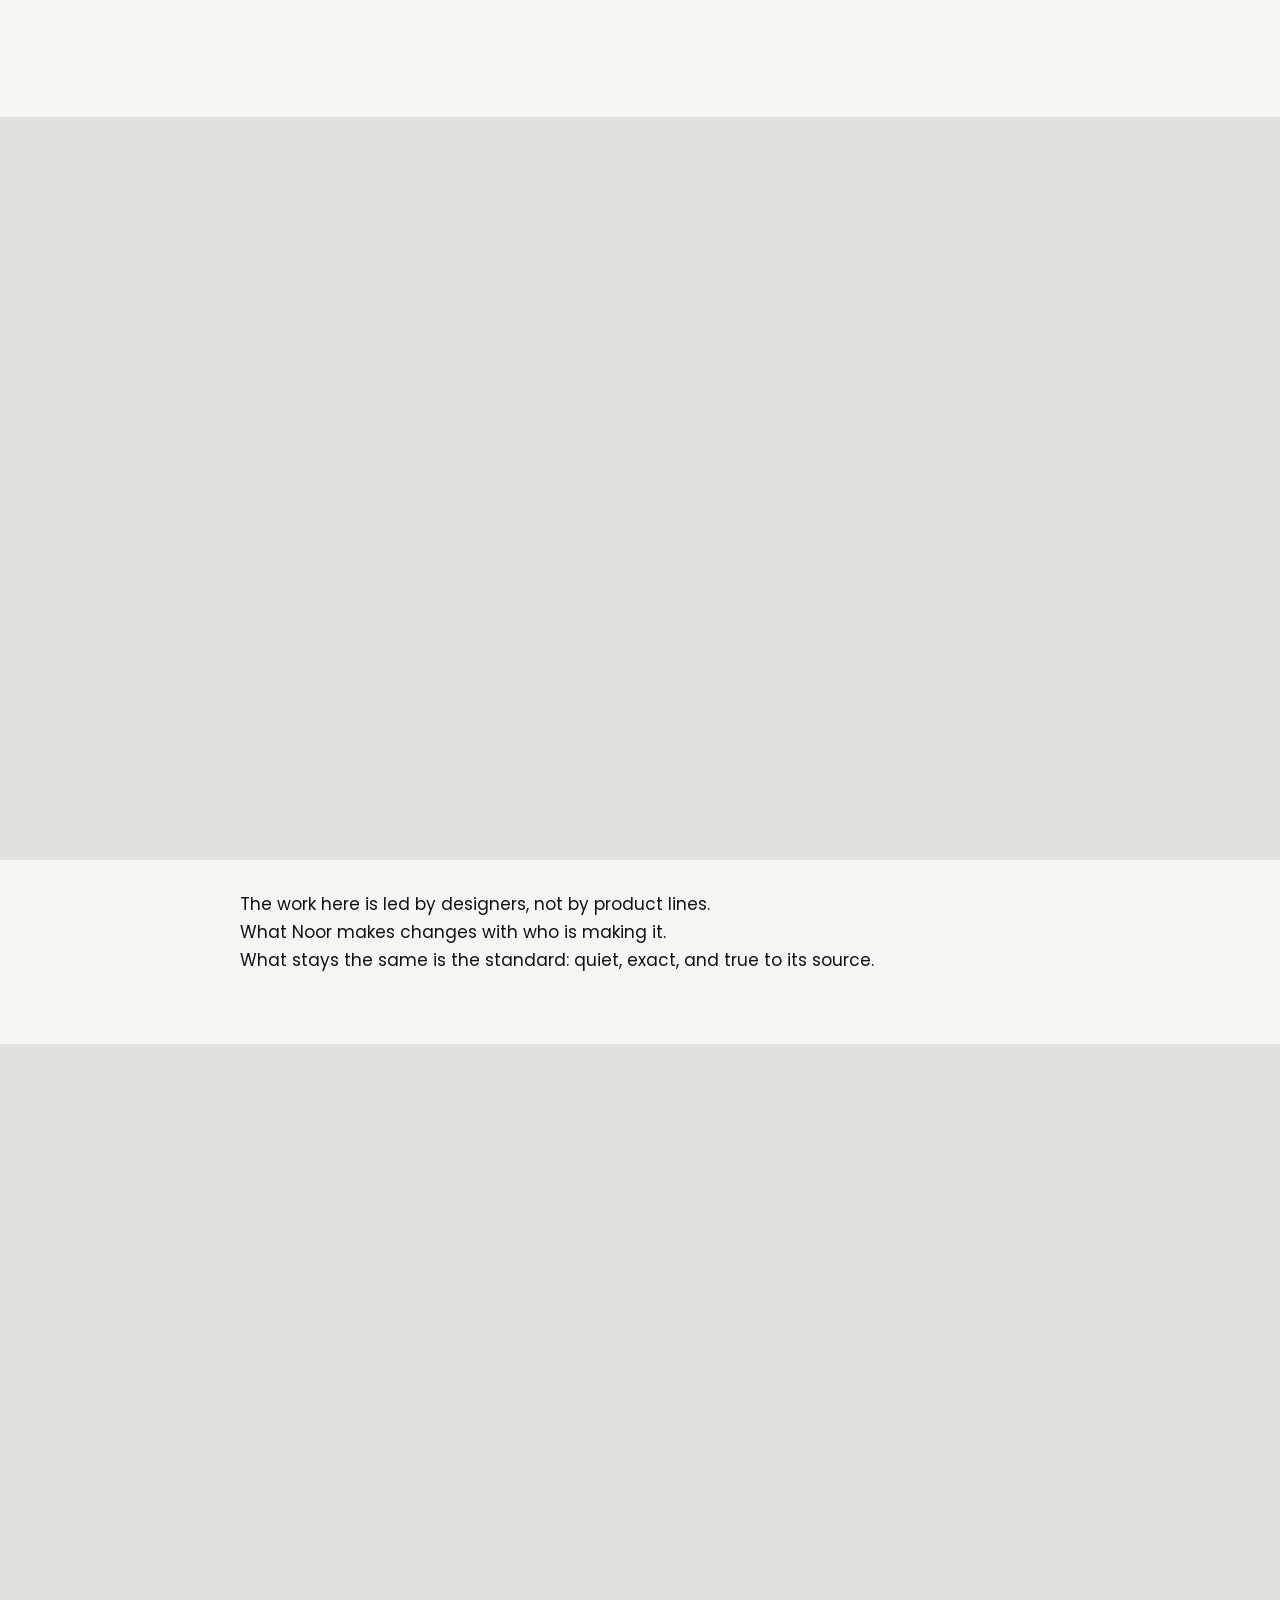
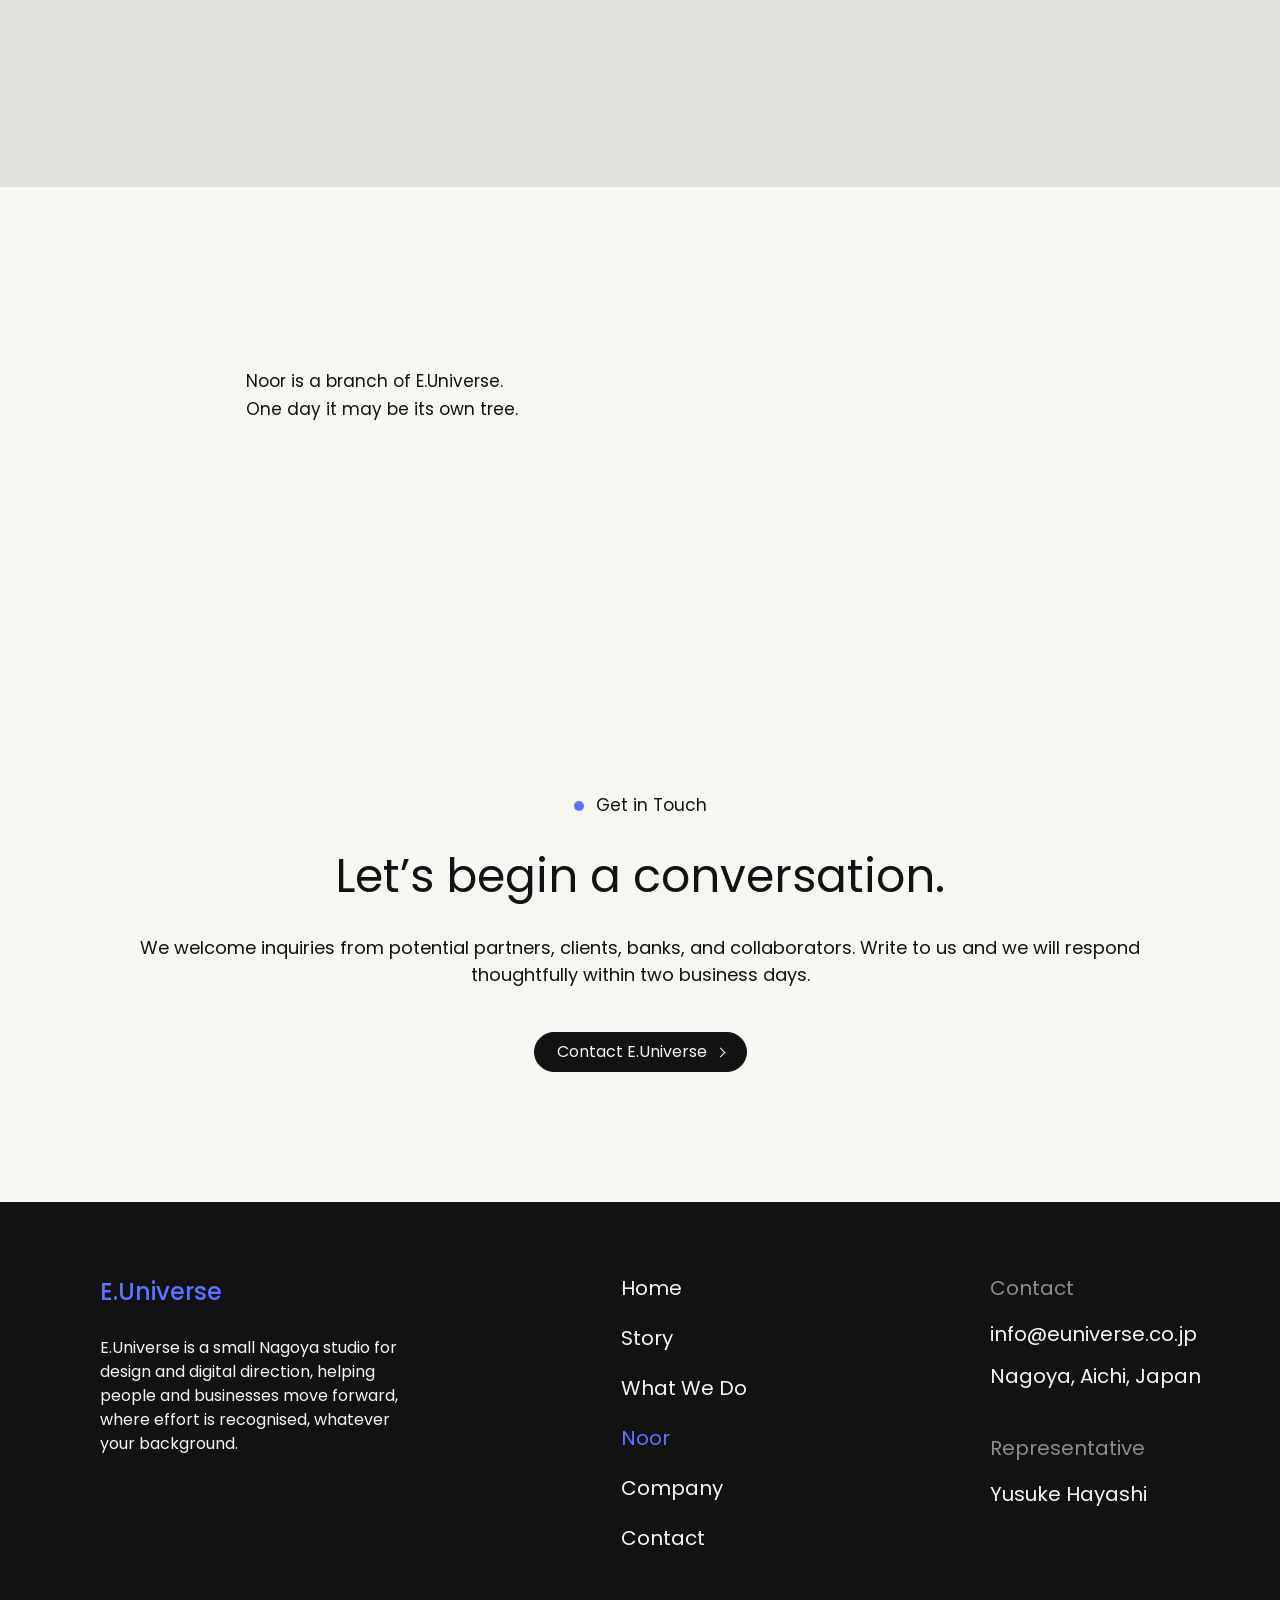
<file: v2/noor.html>
<!doctype html>
<html lang="en-GB"><head><meta charset="utf-8">
<title>E.Universe</title>
<meta name="robots" content="noindex">
<link rel="canonical" href="https://euniverse.co.jp/noor.html">
<meta http-equiv="refresh" content="0; url=/noor.html">
</head><body><p>This page has moved to <a href="/noor.html">euniverse.co.jp</a>.</p></body></html>
</file>
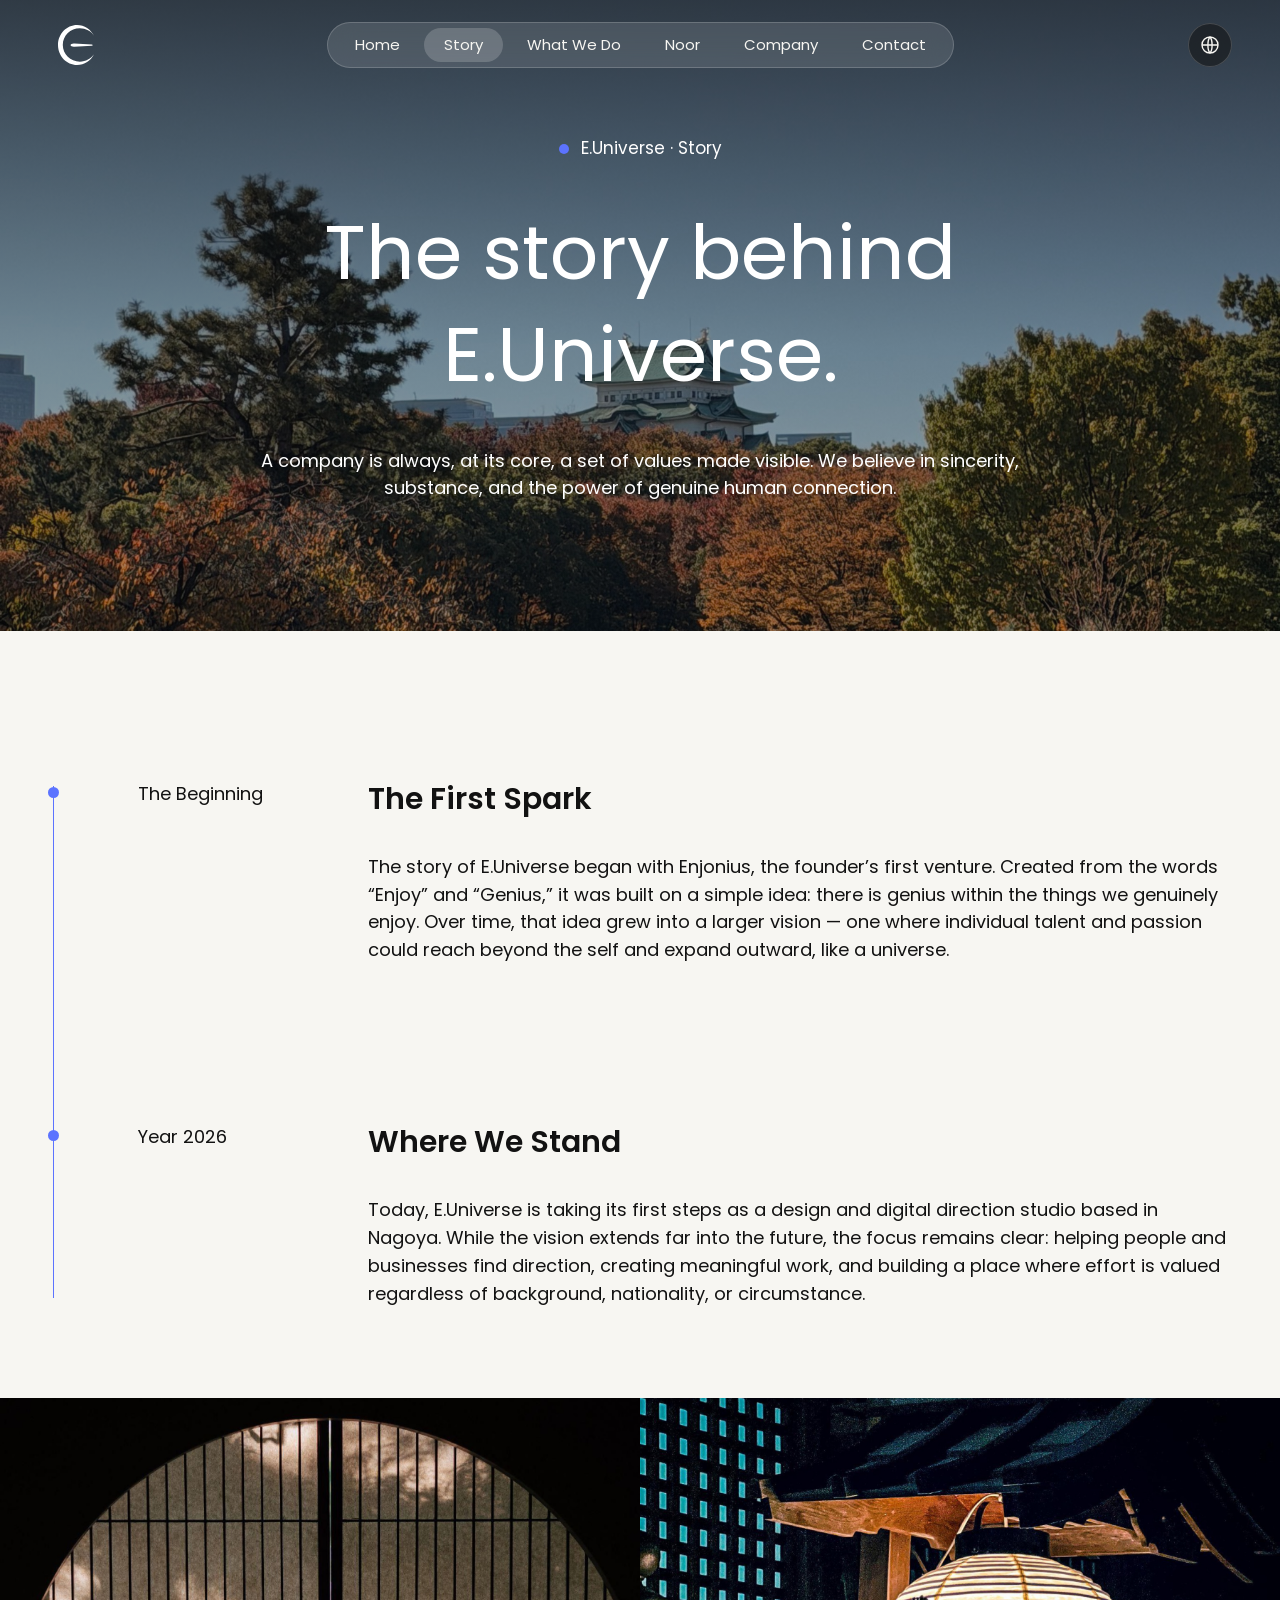
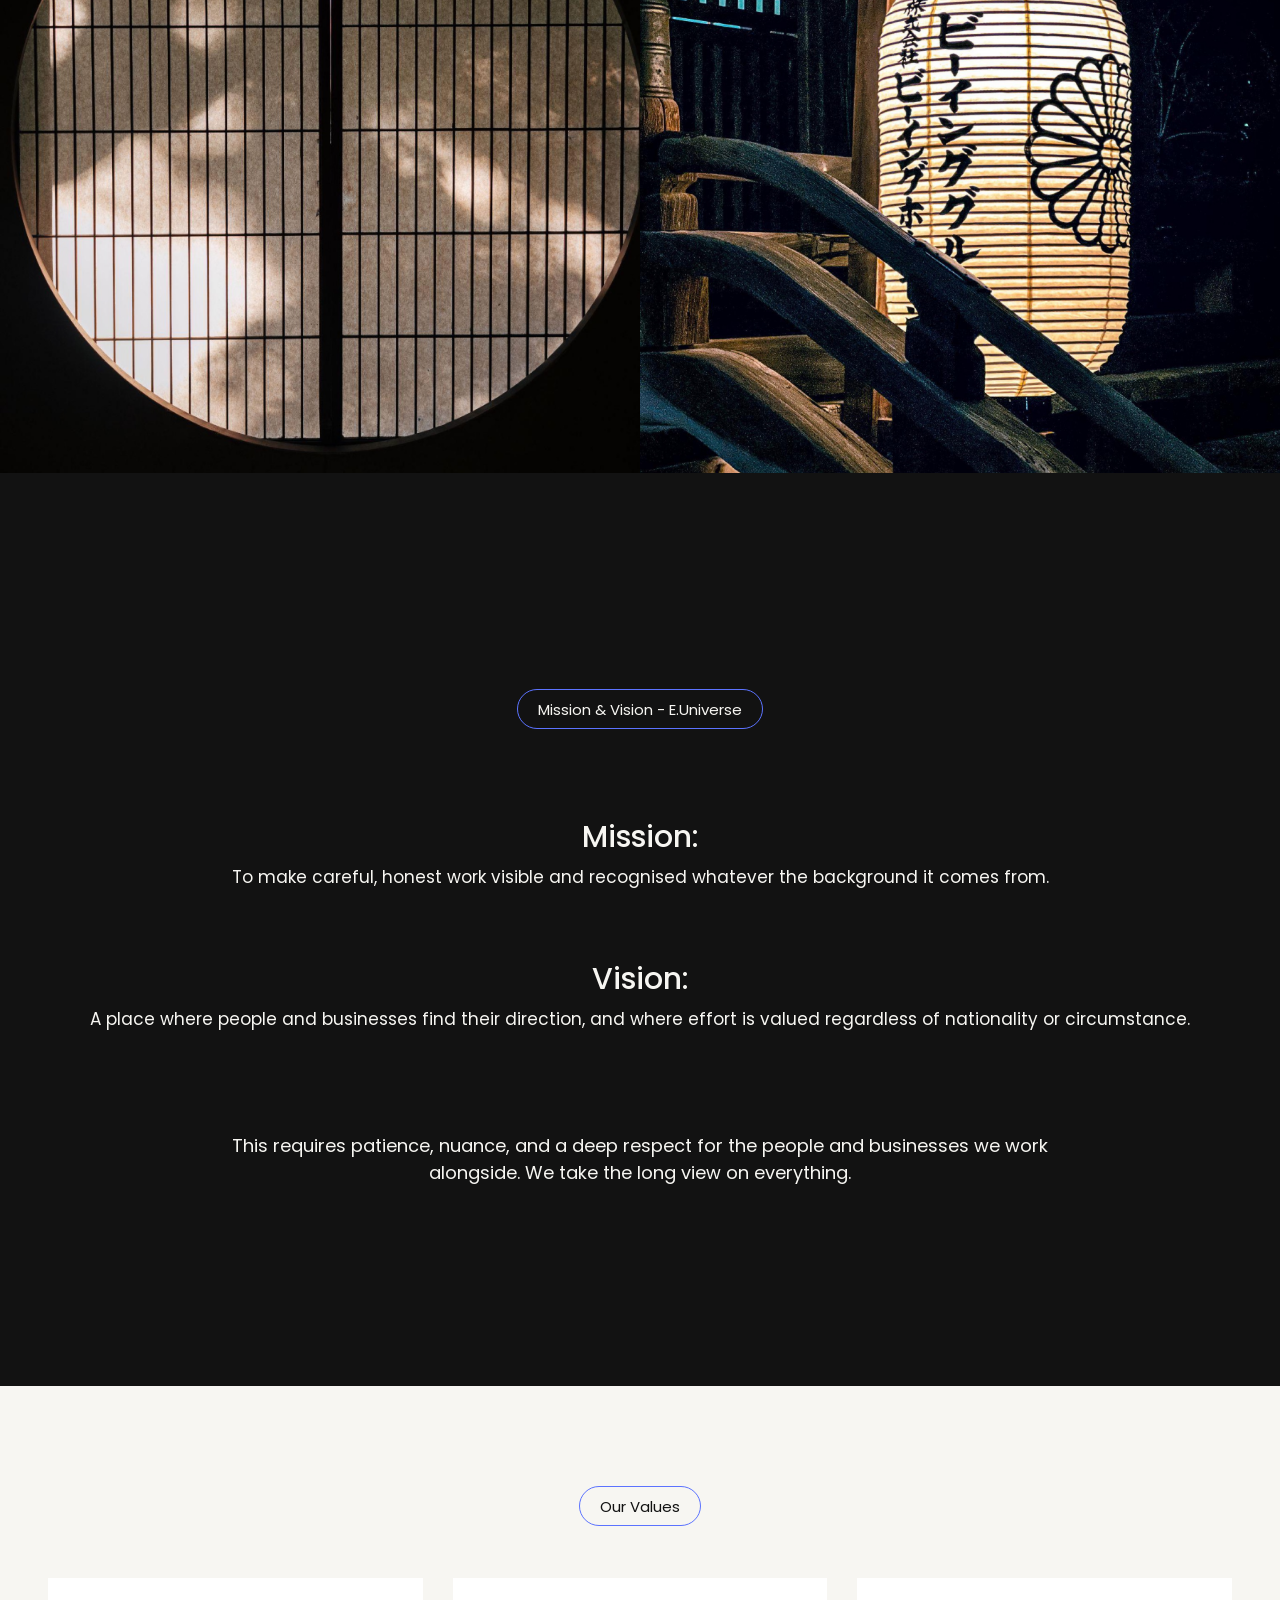
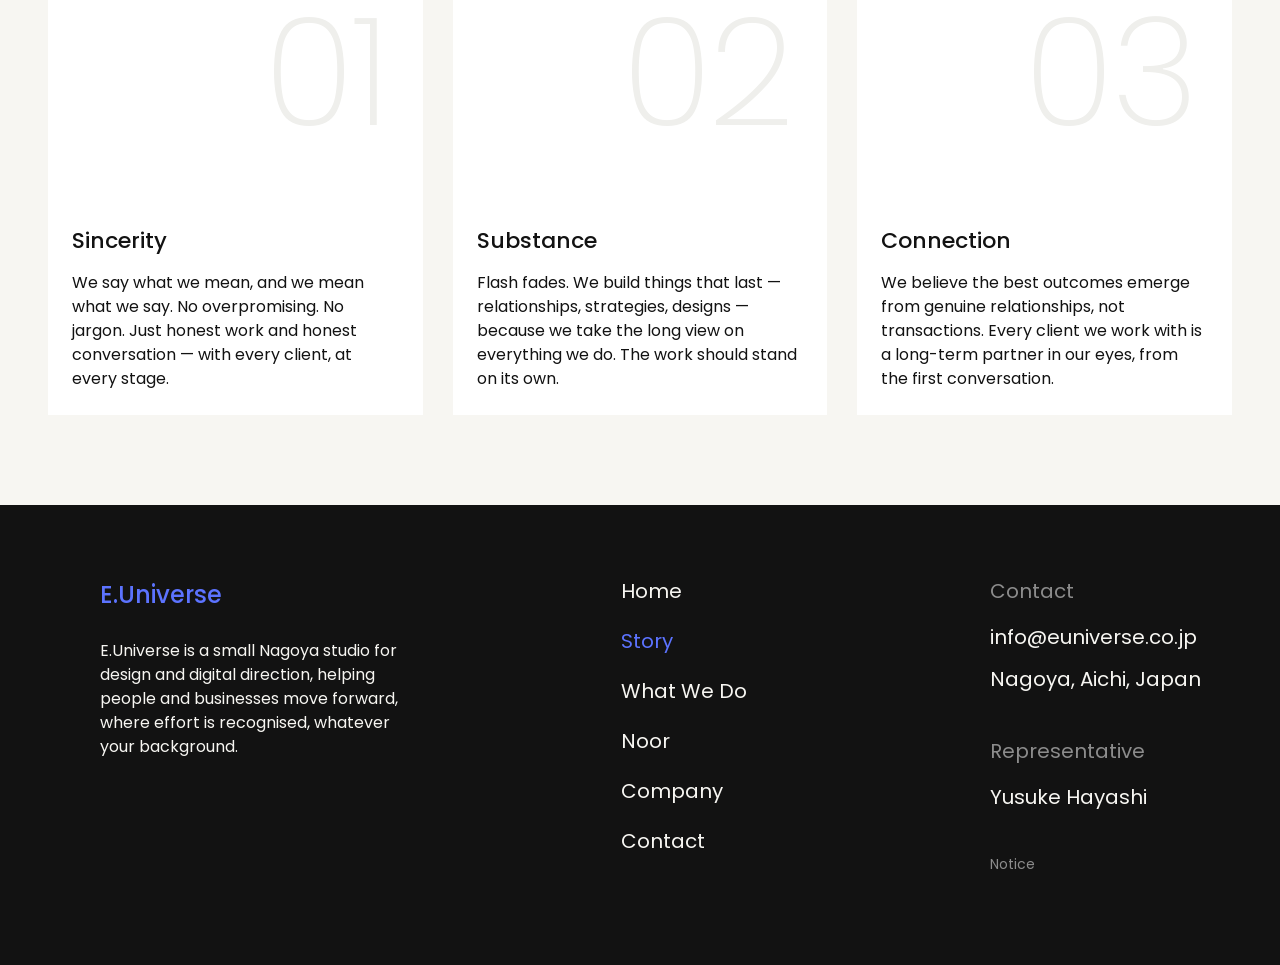
<file: v2/story.html>
<!doctype html>
<html lang="en-GB"><head><meta charset="utf-8">
<title>E.Universe</title>
<meta name="robots" content="noindex">
<link rel="canonical" href="https://euniverse.co.jp/story.html">
<meta http-equiv="refresh" content="0; url=/story.html">
</head><body><p>This page has moved to <a href="/story.html">euniverse.co.jp</a>.</p></body></html>
</file>
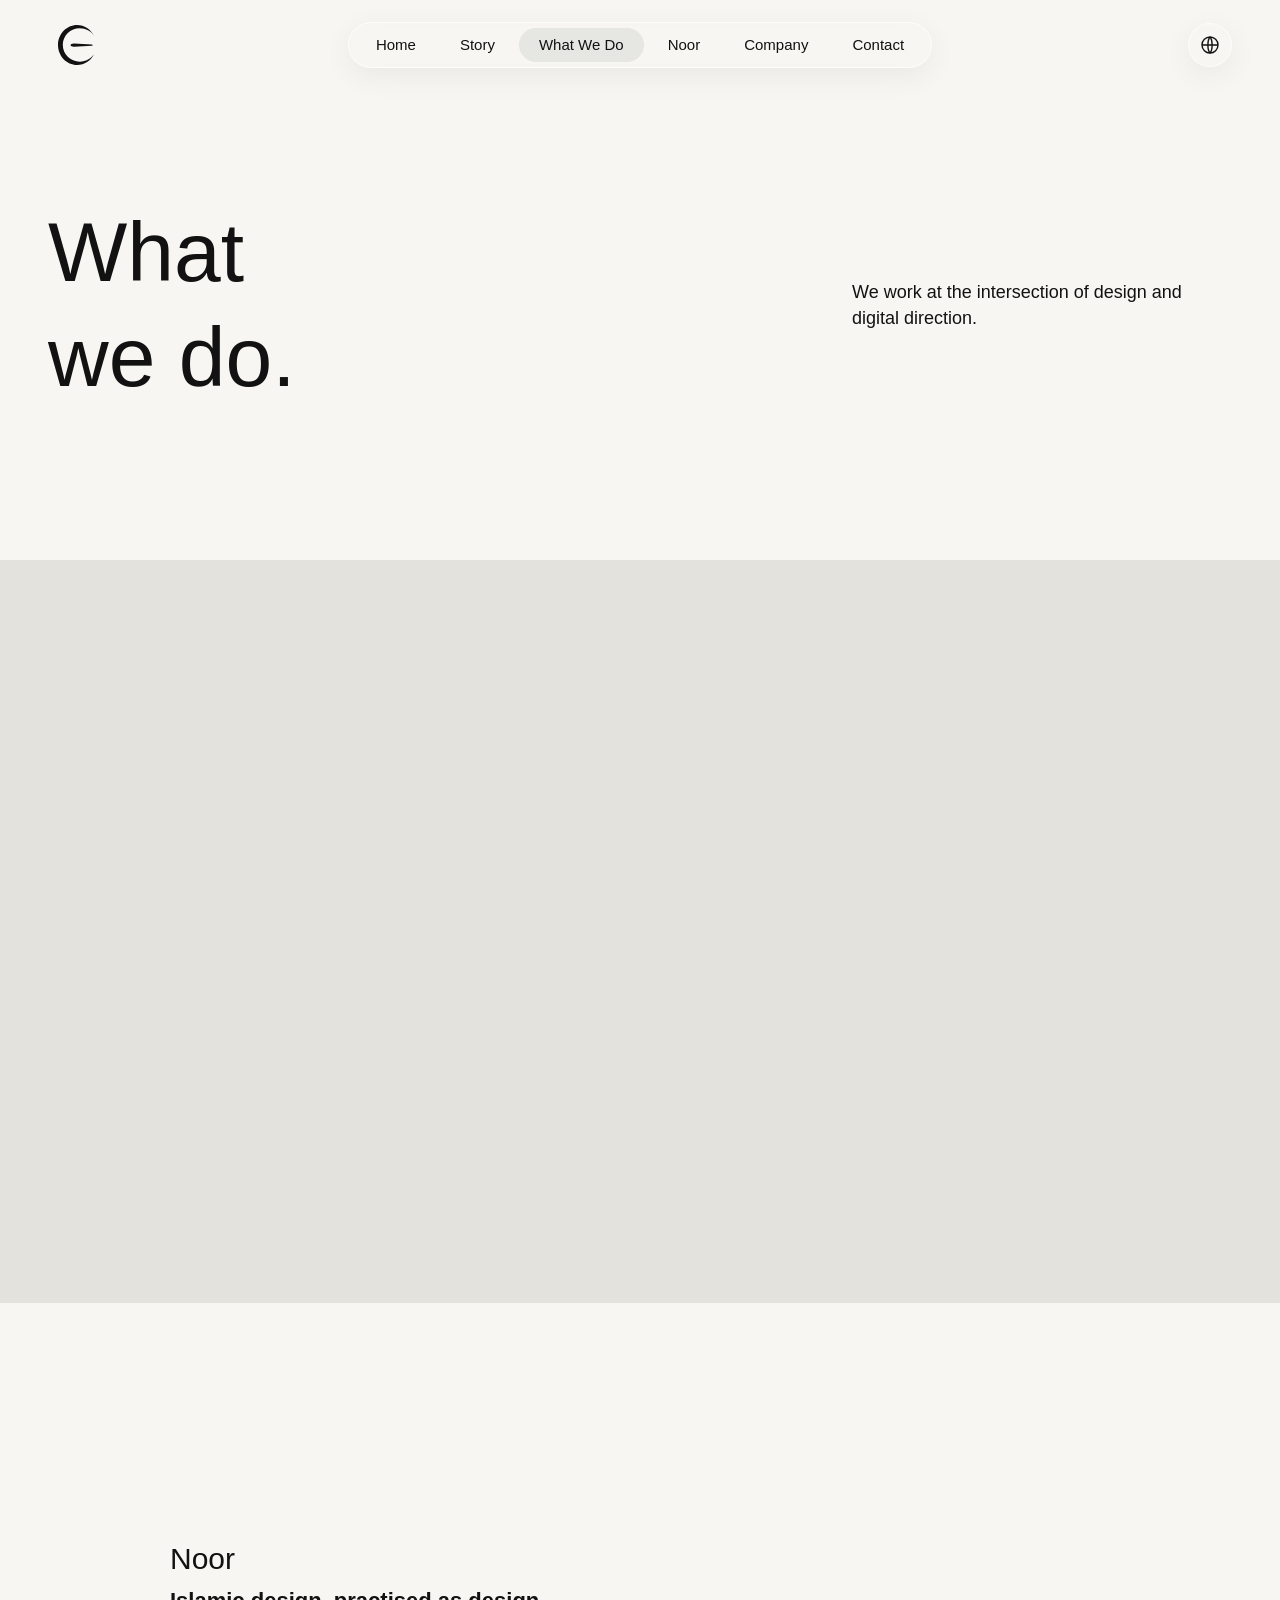
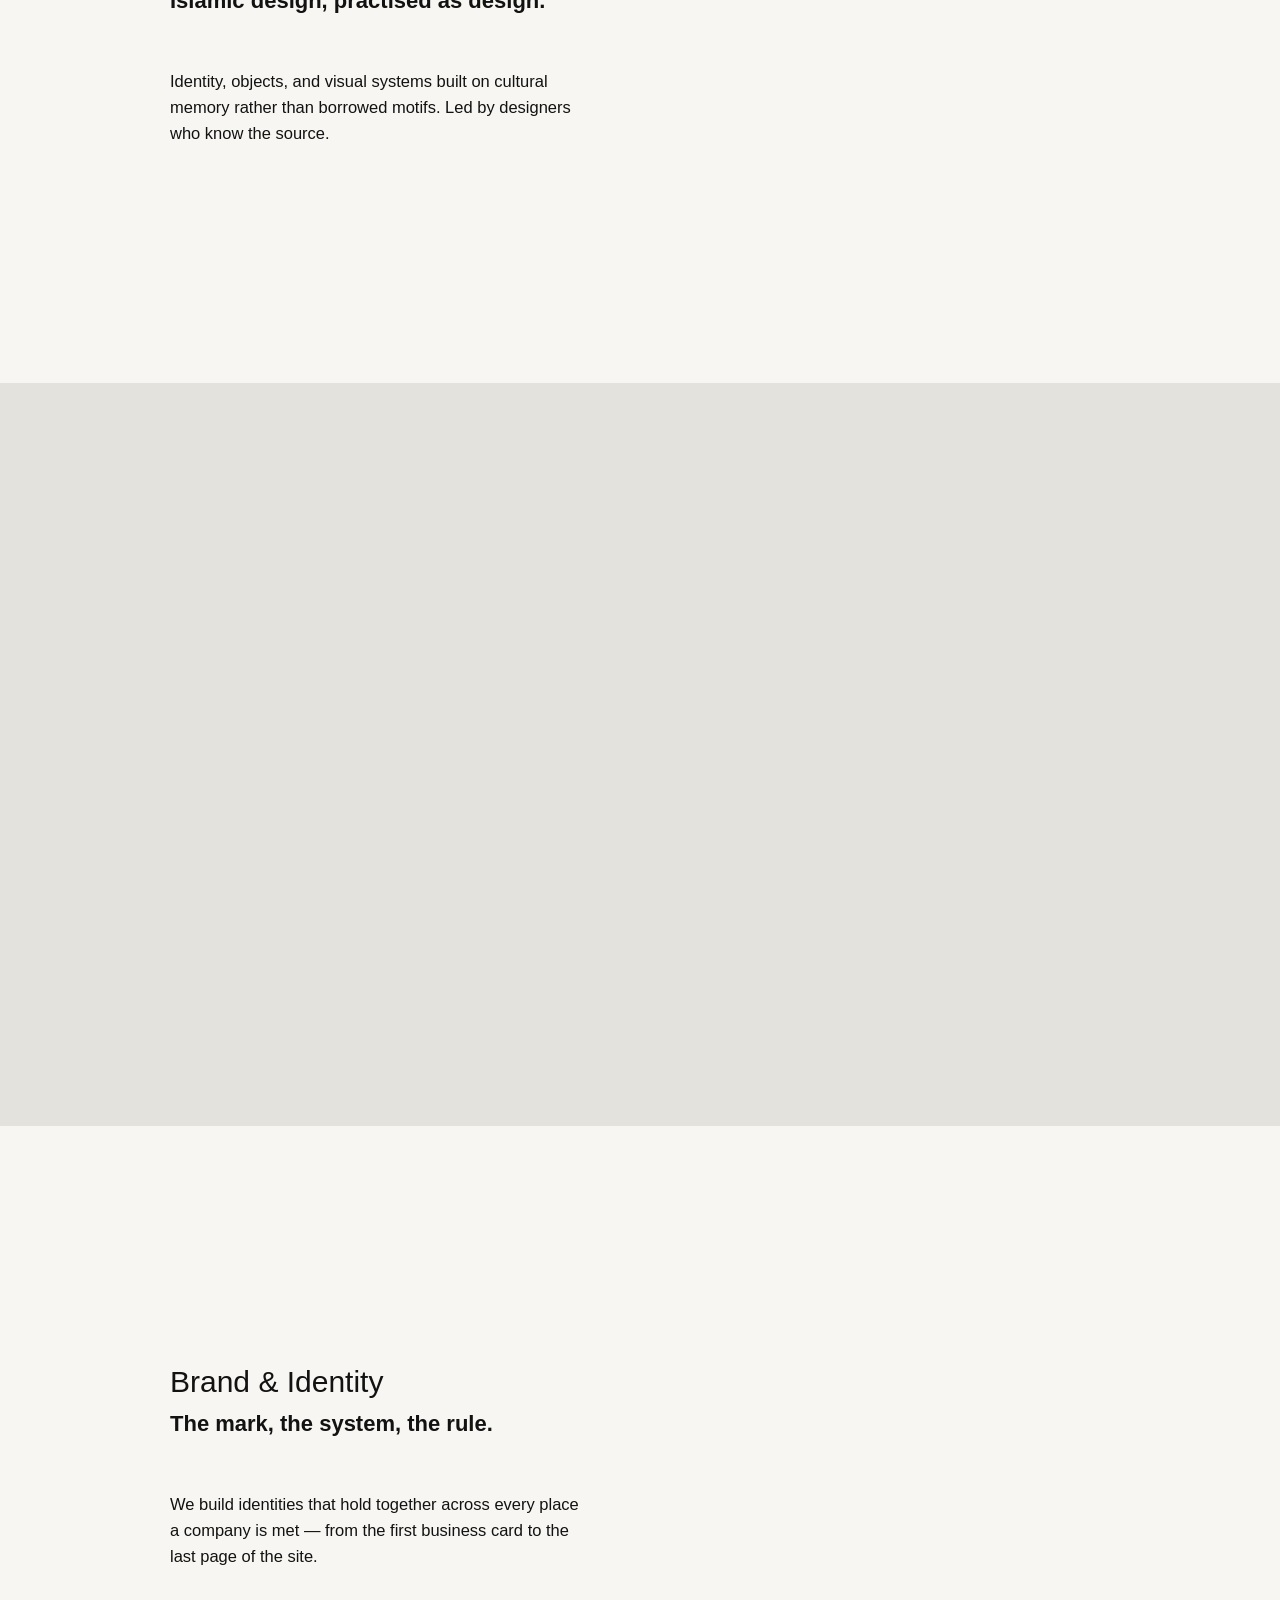
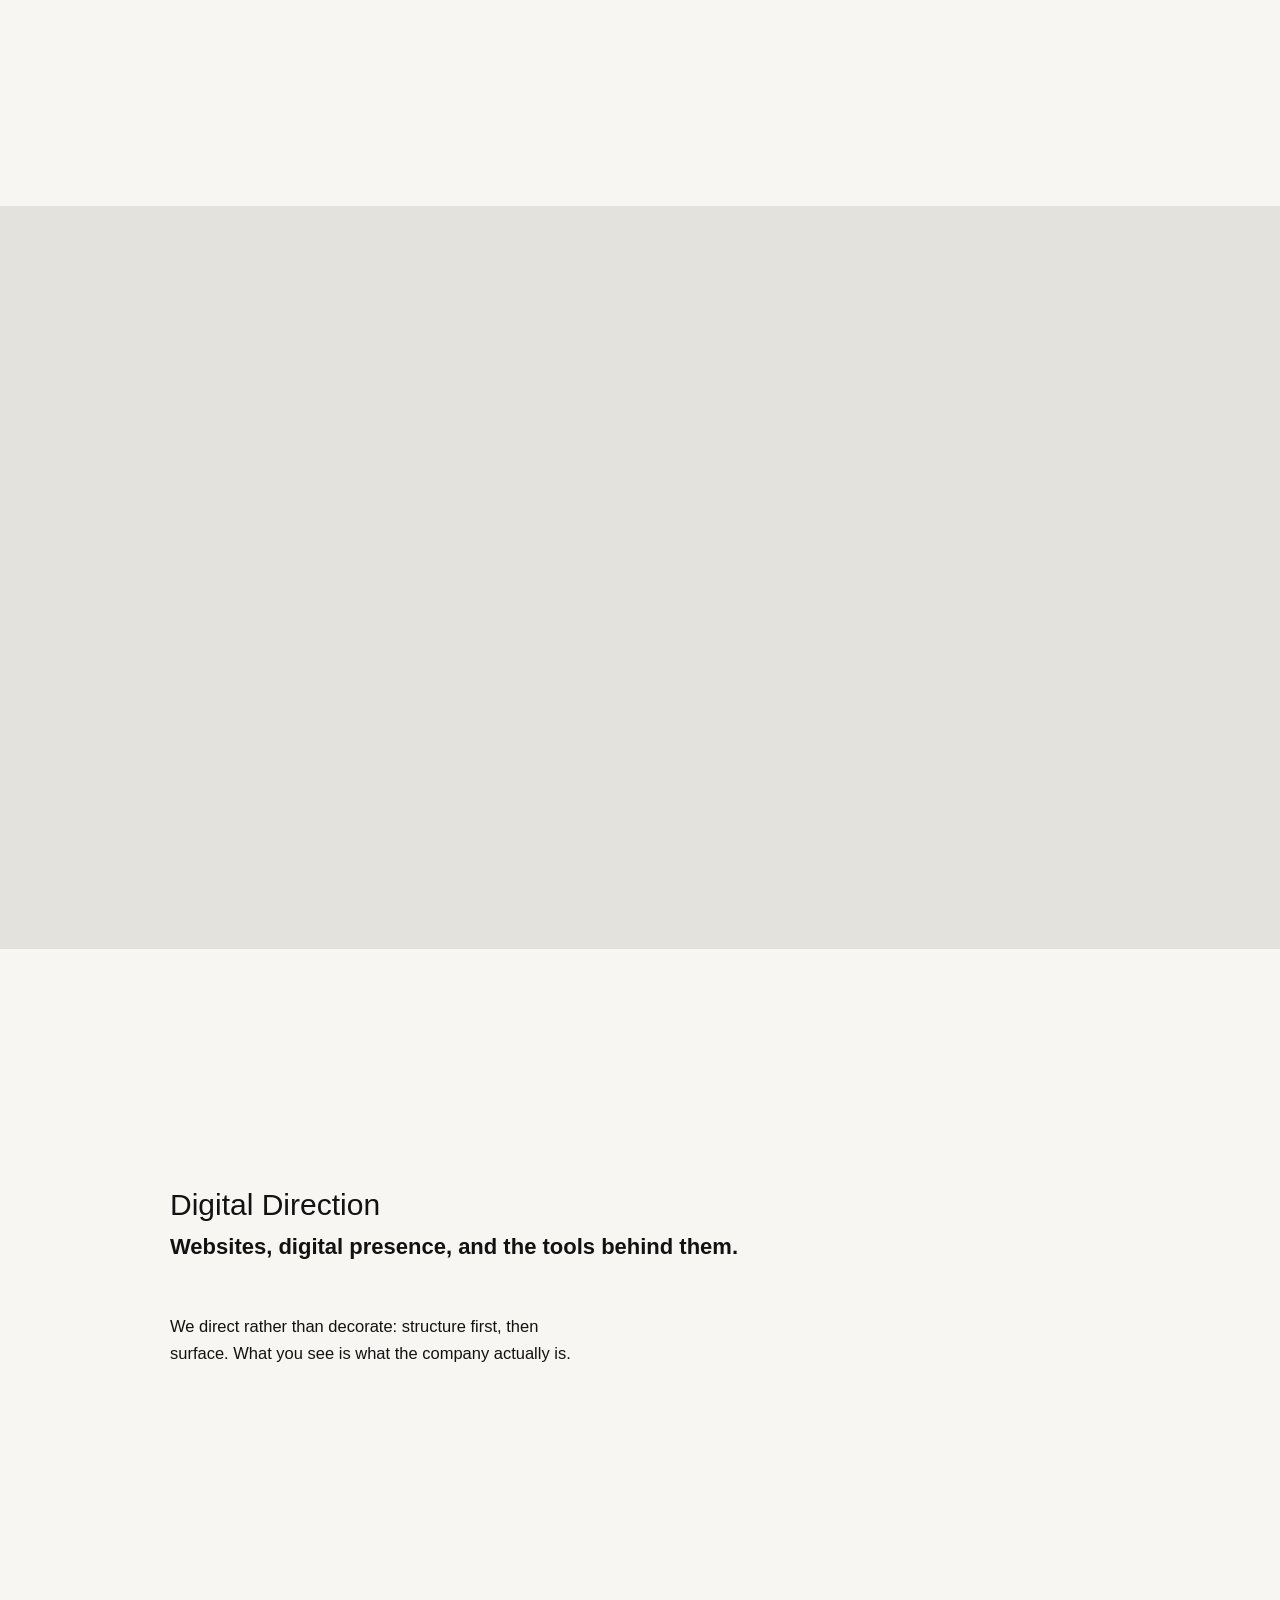
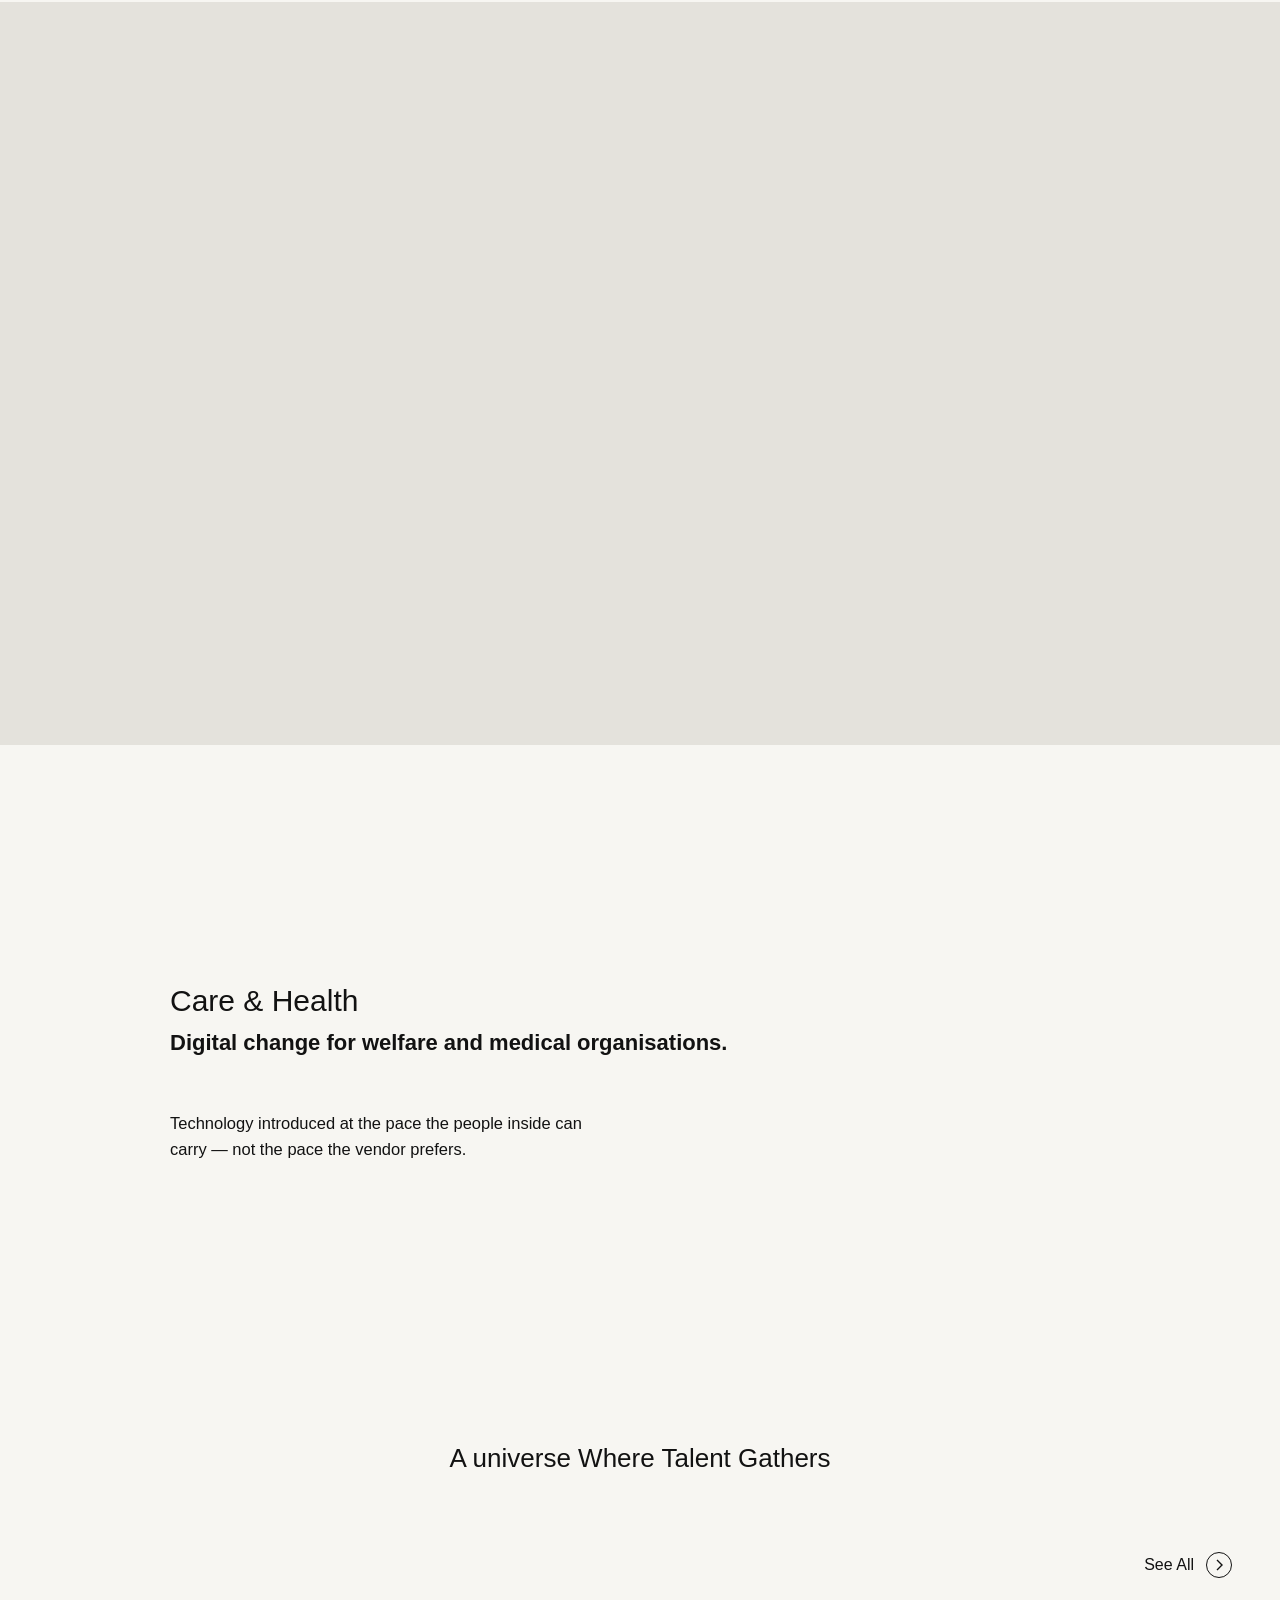
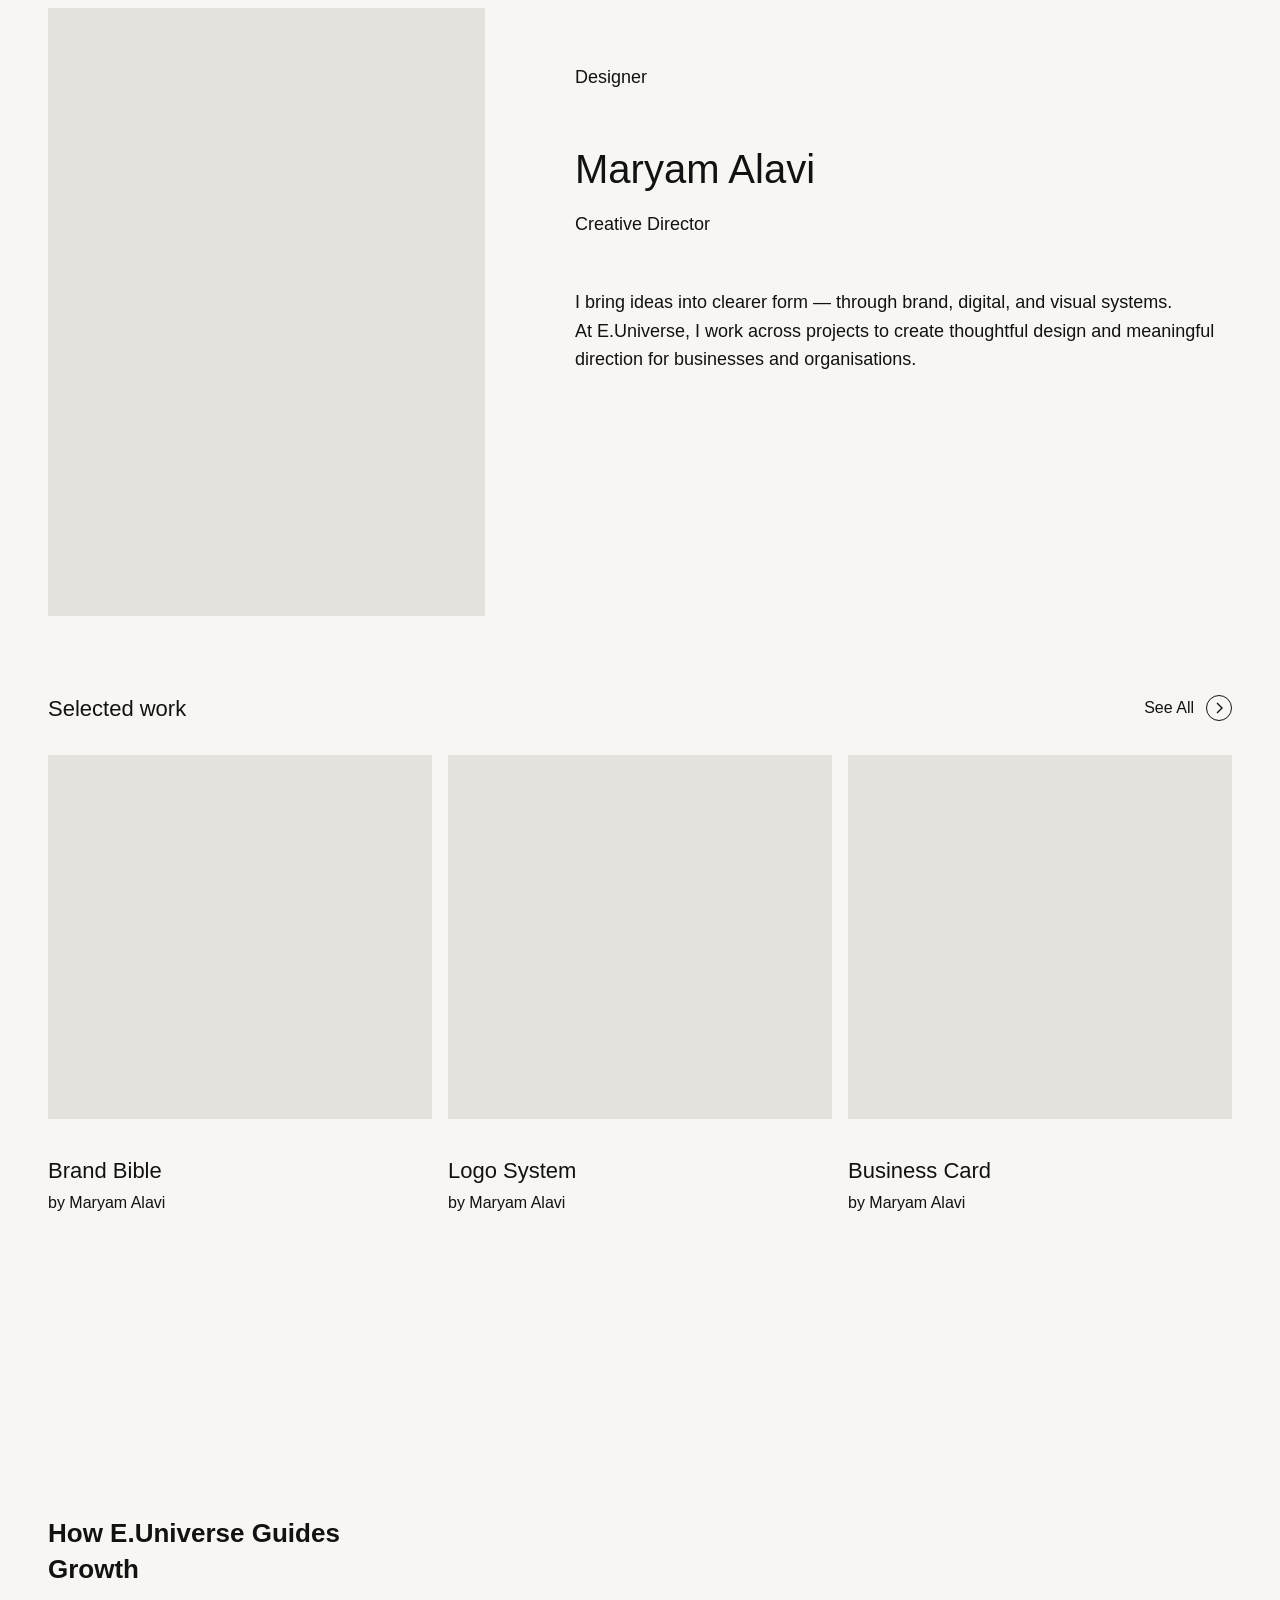
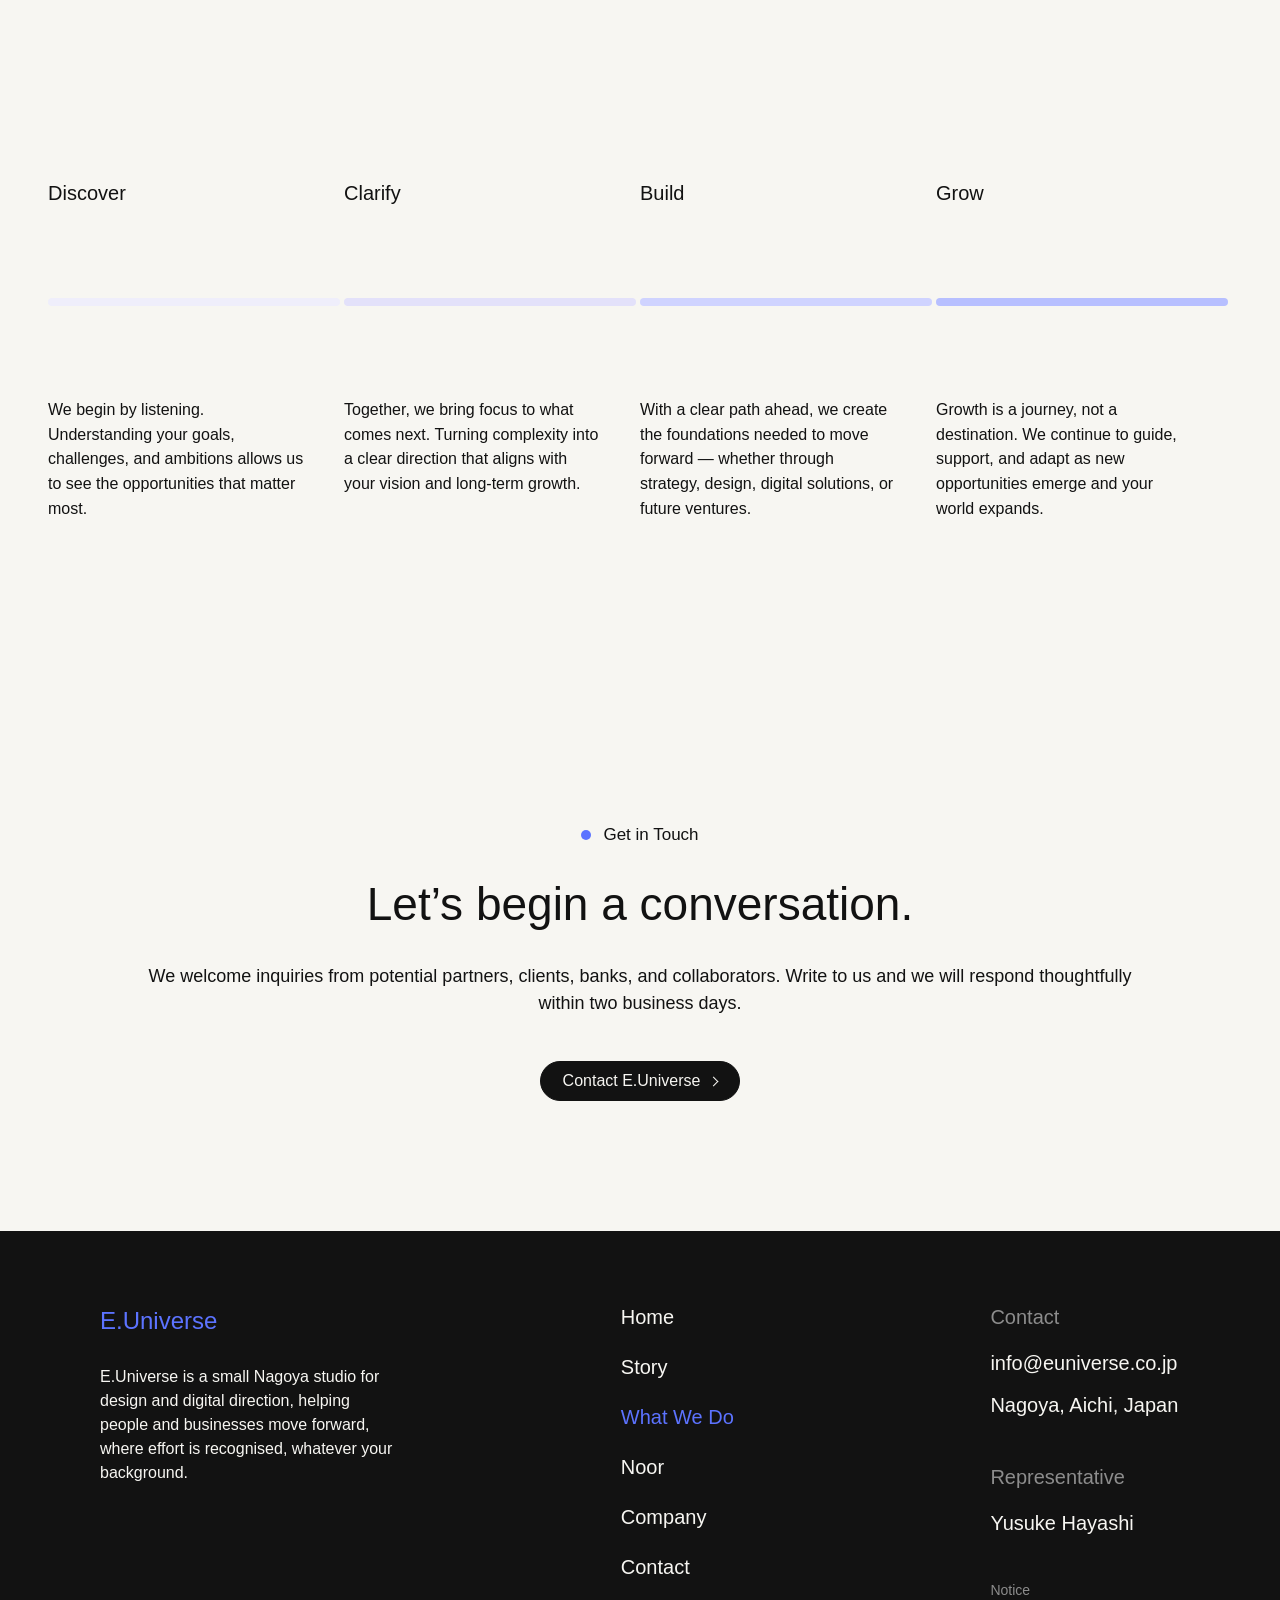
<file: v2/what-we-do.html>
<!doctype html>
<html lang="en-GB"><head><meta charset="utf-8">
<title>E.Universe</title>
<meta name="robots" content="noindex">
<link rel="canonical" href="https://euniverse.co.jp/what-we-do.html">
<meta http-equiv="refresh" content="0; url=/what-we-do.html">
</head><body><p>This page has moved to <a href="/what-we-do.html">euniverse.co.jp</a>.</p></body></html>
</file>
<file: css/site.css>
/* ==========================================================================
   E.Universe — corporate site v2
   Shared stylesheet. Reference frame: desktop 1440 / tablet 834 / mobile 390
   (measured from the 14Sep design exports, which are 1.5× those widths).
   Tokens come from EUniverse_Company_Details_v1.txt (Paper / Ink / Accent).
   ========================================================================== */

:root {
  --paper: #F7F6F2;
  --ink: #121212;
  --accent: #5C73FF;
  --white: #FFFFFF;
  --grey-70: #6E6E6E;   /* footer column headings, form labels */
  --grey-50: #9A9A9A;   /* placeholders */
  --line-dark: #DDDCD8; /* hairlines on paper */
  --line-light: #3A3A3A;/* hairlines on ink */
  --arc: #C9C8C4;       /* orbit arcs */

  --font: "Poppins", -apple-system, BlinkMacSystemFont, "Helvetica Neue", Arial, sans-serif;

  --gutter: 48px;       /* page edge (gallery, big headings, nav logo) */
  --inset: 100px;       /* inner text columns (who we are, what we do, footer) */
  --radius-pill: 999px;
}

/* ---------- reset ---------- */
*, *::before, *::after { box-sizing: border-box; }
html { -webkit-text-size-adjust: 100%; scroll-behavior: smooth; }
[id] { scroll-margin-top: 100px; } /* anchors land below the fixed header */
body {
  margin: 0;
  background: var(--paper);
  color: var(--ink);
  font-family: var(--font);
  font-size: 16px;
  line-height: 1.5;
  -webkit-font-smoothing: antialiased;
  -moz-osx-font-smoothing: grayscale;
}
img, svg { display: block; max-width: 100%; }
a { color: inherit; text-decoration: none; }
h1, h2, h3, h4, p, figure { margin: 0; }
ul { margin: 0; padding: 0; list-style: none; }
button, input, select, textarea { font: inherit; color: inherit; }

.visually-hidden {
  position: absolute !important; width: 1px; height: 1px; overflow: hidden;
  clip: rect(0 0 0 0); clip-path: inset(50%); white-space: nowrap;
}

/* ---------- layout helpers ---------- */
.wrap { padding-left: var(--gutter); padding-right: var(--gutter); }
.wrap--inset { padding-left: var(--inset); padding-right: var(--inset); }
.section--ink { background: var(--ink); color: var(--paper); }

/* ---------- labels ---------- */
.pill {
  display: inline-flex; align-items: center;
  height: 40px; padding: 0 20px;
  border: 1px solid var(--accent); border-radius: var(--radius-pill);
  font-size: 15px; font-weight: 400; line-height: 1; white-space: nowrap;
}
.pill--white { border-color: var(--white); color: var(--white); }
.pill--ink { border-color: var(--ink); color: var(--ink); }

.kicker {
  display: inline-flex; align-items: center; gap: 12px;
  font-size: 17px;
}
.kicker::before {
  content: ""; width: 10px; height: 10px; border-radius: 50%;
  background: var(--accent); flex: none;
}
.kicker--green::before { background: #1FDB5E; }

/* ---------- buttons ---------- */
.btn {
  display: inline-flex; align-items: center; gap: 10px;
  height: 40px; padding: 0 22px;
  border-radius: var(--radius-pill); border: 1px solid transparent;
  font-size: 16px; line-height: 1; white-space: nowrap;
  cursor: pointer; transition: opacity .2s ease, background-color .2s ease;
}
.btn::after {
  content: ""; width: 7px; height: 7px; flex: none;
  border-right: 1.5px solid currentColor; border-top: 1.5px solid currentColor;
  transform: rotate(45deg); margin-top: 1px;
}
.btn:hover { opacity: .85; }
.btn--ink { background: var(--ink); color: var(--paper); border-color: var(--ink); }
.btn--outline { background: transparent; color: var(--ink); border-color: var(--ink); }
.btn--paper { background: var(--paper); color: var(--ink); border-color: var(--paper); }
.btn--text { padding: 0; border: 0; background: transparent; color: var(--ink); }

/* "See All ›" — text + circled chevron */
.more {
  display: inline-flex; align-items: center; gap: 12px;
  font-size: 16px; color: var(--ink);
}
.more::after {
  content: ""; width: 26px; height: 26px; flex: none;
  border: 1px solid var(--ink); border-radius: 50%;
  background: url("data:image/svg+xml;utf8,<svg xmlns='http://www.w3.org/2000/svg' viewBox='0 0 26 26'><path d='M11 8l5 5-5 5' fill='none' stroke='%23121212' stroke-width='1.4'/></svg>") center / 26px 26px no-repeat;
}

/* ---------- placeholder images ----------
   Every photo is a plain <img>. If the file is not in assets/ yet, site.js
   flags the figure as .is-missing and it renders as a grey box showing the
   expected file name. Dropping the real file into assets/img/ is all that is
   needed to replace it. */
.ph { position: relative; overflow: hidden; background: #E4E2DC; }
.ph img { width: 100%; height: 100%; object-fit: cover; }
.ph.is-missing img { visibility: hidden; }
.ph.is-missing::before {
  content: ""; position: absolute; inset: 10px;
  border: 1px dashed #A6A39B; border-radius: 4px;
}
.ph.is-missing::after {
  content: attr(data-file);
  position: absolute; left: 50%; top: 50%; transform: translate(-50%, -50%);
  padding: 6px 12px; background: rgba(255,255,255,.7); border-radius: 4px;
  font-size: 12px; letter-spacing: .02em; color: #55534E; white-space: nowrap;
}

/* ==========================================================================
   Header / navigation
   ========================================================================== */
.site-header {
  position: fixed; top: 0; left: 0; right: 0; z-index: 50;
  transition: color .25s ease;
  height: 90px; padding: 0 var(--gutter);
  display: grid; grid-template-columns: 1fr auto 1fr; align-items: center;
}
.site-header__logo { justify-self: start; }
.site-header__logo img, .site-header__logo svg { height: 40px; width: auto; }

.site-nav {
  display: flex; align-items: center; gap: 4px;
  height: 46px; padding: 0 8px;
  border-radius: var(--radius-pill);
  background: rgba(247,246,242,.72);
  box-shadow: 0 8px 30px rgba(18,18,18,.06), inset 0 0 0 1px rgba(255,255,255,.6);
  backdrop-filter: blur(14px); -webkit-backdrop-filter: blur(14px);
}
.site-nav a {
  display: inline-flex; align-items: center; height: 34px; padding: 0 20px;
  border-radius: var(--radius-pill); font-size: 15px; white-space: nowrap;
}
.site-nav a[aria-current="page"] { background: rgba(18,18,18,.07); }
.site-nav a:hover { background: rgba(18,18,18,.05); }

.site-header__tools { justify-self: end; display: flex; gap: 12px; }
.icon-btn {
  width: 44px; height: 44px; border-radius: 50%; border: 0; padding: 0;
  display: grid; place-items: center; background: rgba(247,246,242,.72);
  box-shadow: 0 8px 30px rgba(18,18,18,.06), inset 0 0 0 1px rgba(255,255,255,.6);
  backdrop-filter: blur(14px); -webkit-backdrop-filter: blur(14px);
  cursor: default;
}
.icon-btn svg { width: 22px; height: 22px; }
.icon-btn--menu { display: none; cursor: pointer; }

/* header on dark hero (Story) */
.logo-light { display: none; }
.site-header--light { color: var(--paper); }
.site-header--light .logo-ink { display: none; }
.site-header--light .logo-light { display: block; }
.site-header--light .site-nav,
.site-header--light .icon-btn { background: rgba(255,255,255,.12); box-shadow: inset 0 0 0 1px rgba(255,255,255,.18); }
.site-header--light .site-nav a[aria-current="page"] { background: rgba(255,255,255,.18); }

/* mobile menu panel */
.mobile-menu {
  display: none; position: fixed; inset: 0; z-index: 60;
  background: var(--paper); padding: 110px var(--gutter) 40px;
}
.mobile-menu[data-open="true"] { display: block; }
.mobile-menu a { display: block; font-size: 28px; padding: 14px 0; border-bottom: 1px solid var(--line-dark); }
.mobile-menu a[aria-current="page"] { color: var(--accent); }
.mobile-menu__close { position: absolute; top: 24px; right: var(--gutter); }

/* ==========================================================================
   Footer
   ========================================================================== */
.site-footer {
  background: var(--ink); color: var(--paper);
  padding: 72px var(--inset) 90px;
  display: grid; grid-template-columns: 46% 32% 22%; gap: 24px;
}
.site-footer__brand { font-size: 24px; font-weight: 500; color: var(--accent); }
.site-footer__about { margin-top: 26px; max-width: 300px; font-size: 16px; line-height: 1.5; }
.site-footer__links li + li { margin-top: 22px; }
.site-footer__links a { font-size: 20px; line-height: 1.4; }
.site-footer__links a[aria-current="page"] { color: var(--accent); }
.site-footer__heading { font-size: 18px; color: #8C8C8C; margin-bottom: 22px; }
.site-footer__contact p { font-size: 20px; line-height: 1.4; }
.site-footer__contact p + p { margin-top: 14px; }
.site-footer__contact .site-footer__heading { margin-top: 44px; margin-bottom: 18px; }

/* ==========================================================================
   Home
   ========================================================================== */
.hero {
  padding: 124px var(--gutter) 0;
  text-align: center;
  min-height: 640px;
}
.hero__title {
  margin-top: 26px;
  font-weight: 400; line-height: 1;
}
.hero__title .l1 { display: block; font-size: 84px; letter-spacing: -.01em; }
.hero__title .l2 { display: block; font-size: 56px; margin-top: 10px; }
.hero__lead {
  margin: 40px auto 0; max-width: 600px;
  font-size: 18px; line-height: 1.5;
}
.hero__actions { margin-top: 44px; display: flex; justify-content: center; gap: 16px; }

/* Who we are */
.who {
  position: relative; overflow: hidden;
  padding: 80px var(--inset) 96px;
  min-height: 566px;
}
.who__text { max-width: 400px; position: relative; z-index: 1; }
.who__title { margin-top: 70px; font-size: 31px; font-weight: 600; line-height: 1.3; }
.who__body { margin-top: 26px; font-size: 18px; line-height: 1.45; max-width: 380px; }
.who__cta { margin-top: 40px; }
.orbit {
  position: absolute; right: 0; top: 0; width: 800px; height: 566px;
  pointer-events: none;
}
.orbit text { font-family: var(--font); font-size: 22px; fill: var(--ink); }

/* What we do (dark) */
.services { padding: 88px 0 0; position: relative; overflow: hidden; }
.services__head { padding: 0 var(--inset); }
.services__grid {
  margin-top: 90px; padding: 0 var(--inset);
  display: grid; grid-template-columns: repeat(4, 1fr);
}
.service { padding-right: 12px; }
.service + .service { border-left: 1px solid var(--line-light); padding-left: 30px; }
.service__num { font-size: 22px; line-height: 1; }
.service__num--accent { color: var(--accent); }
.service__title { margin-top: 44px; font-size: 22px; font-weight: 400; line-height: 1.3; }
.service__tag, .service__body { max-width: 270px; }
.service__tag { margin-top: 30px; font-size: 17px; line-height: 1.4; }
.service__tag--accent { color: var(--accent); }
.service__body { margin-top: 36px; font-size: 15px; line-height: 1.6; padding-bottom: 40px; }
.services__mark {
  position: relative; margin-top: 30px; height: 190px; overflow: hidden;
}
.services__mark .word {
  position: absolute; left: 10px; bottom: -0.16em;
  font-size: 200px; font-weight: 700; line-height: 1; letter-spacing: -.02em;
  color: var(--paper); white-space: nowrap;
}
.services__mark .word .dot { color: var(--accent); }
.services__mark .mini-orbit { position: absolute; right: 60px; bottom: 0; width: 220px; height: 130px; }

/* Our Story (photo) */
.story-teaser {
  position: relative; color: var(--white);
  padding: 280px var(--gutter) 200px;
  background: var(--ink) center / cover no-repeat;
  isolation: isolate;
}
.story-teaser .ph { position: absolute; inset: 0; z-index: -2; }
.story-teaser::before {
  content: ""; position: absolute; inset: 0; z-index: -1;
  background: linear-gradient(90deg, rgba(18,18,18,.55) 0%, rgba(18,18,18,.25) 45%, rgba(18,18,18,0) 100%);
}
.story-teaser__title { margin-top: 118px; font-size: 30px; font-weight: 500; line-height: 1.4; max-width: 520px; }
.story-teaser__body { margin-top: 36px; font-size: 17px; line-height: 1.55; max-width: 480px; }
.story-teaser__cta { margin-top: 90px; }

/* Gallery / Selected work */
.gallery { padding: 80px var(--gutter) 0; }
.gallery__title { text-align: center; font-size: 26px; font-weight: 500; }
.gallery__bar { display: flex; justify-content: flex-end; margin-top: 70px; }
.gallery__grid { margin-top: 30px; display: grid; grid-template-columns: repeat(3, 1fr); gap: 16px; }
.card__img { aspect-ratio: 437 / 508; }
.card__title { margin-top: 38px; font-size: 22px; font-weight: 400; line-height: 1.3; }
.card__by { margin-top: 6px; font-size: 16px; }

/* Get in touch */
.cta {
  padding: 230px var(--gutter) 130px; text-align: center;
}
.cta__title { margin-top: 30px; font-size: 46px; font-weight: 400; line-height: 1.2; }
.cta__body { margin: 30px auto 0; max-width: 1000px; font-size: 18px; line-height: 1.5; }
.cta__btn { margin-top: 44px; }

/* ==========================================================================
   Tablet ≤ 1024
   ========================================================================== */
@media (max-width: 1024px) {
  :root { --gutter: 48px; --inset: 48px; }

  .site-header { height: 90px; }
  .site-nav a { padding: 0 16px; }

  .hero { padding-top: 130px; min-height: 0; padding-bottom: 60px; }
  .hero__title .l1 { font-size: 72px; }
  .hero__title .l2 { font-size: 48px; }
  .hero__lead { max-width: 620px; }

  .who { padding: 40px var(--inset) 0; min-height: 0; }
  .who__text { max-width: 760px; }
  .who__title { margin-top: 64px; }
  .who__body { max-width: 760px; }
  .orbit { position: relative; width: 760px; max-width: none; height: auto; margin: 30px -130px 0 auto; }

  .services__grid { grid-template-columns: 1fr 1fr; row-gap: 60px; padding-left: calc(var(--inset) + 48px); }
  .service:nth-child(3) { border-left: 0; padding-left: 0; }
  .service:nth-child(odd) { position: relative; }
  .service:nth-child(n+3)::before {
    content: ""; position: absolute; top: -30px; left: 0; width: 60%; height: 1px; background: var(--line-light);
  }
  .service { position: relative; }
  .services__mark { height: 130px; }
  .services__mark .word { font-size: 120px; }
  .services__mark .mini-orbit { right: 30px; width: 160px; height: 100px; }
  .pill--white { border-color: var(--accent); }

  .story-teaser { padding: 220px var(--gutter) 200px; }
  .gallery__grid { grid-template-columns: repeat(3, 1fr); }
  .card__title { font-size: 20px; margin-top: 26px; }
  .cta { padding: 160px var(--gutter) 110px; }
  .cta__title { font-size: 40px; }

  .site-footer { grid-template-columns: 46% 24% 30%; gap: 16px; padding: 64px var(--inset) 72px; }
  .site-footer__links a, .site-footer__contact p { font-size: 18px; }
  .site-footer__about { font-size: 15px; }
}

/* ==========================================================================
   Mobile ≤ 640
   ========================================================================== */
@media (max-width: 640px) {
  :root { --gutter: 24px; --inset: 24px; }

  .site-header { height: 76px; grid-template-columns: 1fr auto; }
  .site-header__logo img, .site-header__logo svg { height: 34px; }
  .site-nav { display: none; }
  .icon-btn { width: 40px; height: 40px; }
  .icon-btn--menu { display: grid; }

  .hero { padding-top: 130px; padding-bottom: 40px; }
  .hero__title .l1 { font-size: 56px; }
  .hero__title .l2 { font-size: 32px; margin-top: 8px; }
  .hero__lead { margin-top: 30px; font-size: 17px; }
  .hero__actions { margin-top: 34px; gap: 28px; }
  .hero__actions .btn--outline { border: 0; padding: 0; }

  .who { padding: 60px var(--inset) 0; }
  .who__title { margin-top: 56px; font-size: 24px; }
  .who__body { font-size: 17px; }
  .who { overflow: hidden; }
  .orbit { width: 520px; height: auto; margin: 10px -120px 0 auto; }
  .orbit text { font-size: 19px; }
  .site-footer__links a, .site-footer__contact p { font-size: 18px; }

  .services { padding-top: 56px; }
  .services__grid { grid-template-columns: 1fr; row-gap: 64px; padding-left: calc(var(--inset) + 24px); margin-top: 56px; }
  .service, .service + .service { border-left: 0; padding-left: 0; padding-right: 0; }
  .service:nth-child(n+2)::before {
    content: ""; position: absolute; top: -28px; left: 0; width: 60%; height: 1px; background: var(--line-light);
  }
  .service:nth-child(3)::before { display: block; }
  .service__title { font-size: 22px; margin-top: 40px; }
  .service__tag { font-size: 17px; }
  .service__body { font-size: 15.5px; padding-bottom: 0; }
  .services__mark { height: 80px; margin-top: 60px; }
  .services__mark .word { font-size: 66px; left: 0; }
  .services__mark .mini-orbit { width: 120px; height: 80px; right: 12px; }

  .story-teaser { padding: 44px var(--gutter) 60px; min-height: 780px; }
  .story-teaser__title { margin-top: 80px; font-size: 26px; }
  .story-teaser__body { font-size: 16px; }
  .story-teaser__cta { margin-top: 56px; }

  .gallery { padding-top: 90px; }
  .gallery__bar { margin-top: 40px; }
  .gallery__grid { grid-template-columns: 1fr; gap: 40px; }
  .card__title { margin-top: 20px; }

  .cta { padding: 120px var(--gutter) 90px; }
  .cta__title { font-size: 30px; }
  .cta__body { font-size: 17px; }

  .site-footer { grid-template-columns: 1fr; padding: 56px var(--inset) 64px; row-gap: 40px; }
  .site-footer__contact { grid-column: auto; }
  .site-footer__links li + li { margin-top: 18px; }
}

/* ==========================================================================
   Shared page pieces (Story / What we do / Noor / Company / Contact)
   ========================================================================== */
.photo { width: 100%; }
.photo--band { aspect-ratio: 1440 / 836; }
.photo--band img { width: 100%; height: 100%; object-fit: cover; }

/* ---------- Story ---------- */
.story-hero {
  position: relative; isolation: isolate; color: var(--white); text-align: center;
  padding: 136px var(--gutter) 130px; min-height: 598px;
}
.story-hero .ph { position: absolute; inset: 0; z-index: -2; }
.story-hero::before {
  content: ""; position: absolute; inset: 0; z-index: -1;
  background: linear-gradient(180deg, rgba(18,18,18,.78) 0%, rgba(18,18,18,.45) 55%, rgba(18,18,18,.35) 100%);
}
.story-hero .kicker { color: var(--white); }
.story-hero__title { margin-top: 40px; font-size: 76px; font-weight: 400; line-height: 1.35; }
.story-hero__lead { margin: 40px auto 0; max-width: 860px; font-size: 18px; line-height: 1.5; }

.timeline { position: relative; padding: 150px var(--gutter) 90px; }
.timeline::before {
  content: ""; position: absolute; left: calc(var(--gutter) + 5px); top: 155px; bottom: 100px;
  width: 1px; background: var(--accent);
}
.timeline__axis, .timeline__axis-labels { display: none; }
.tl-item { position: relative; display: grid; grid-template-columns: 296px 1fr; gap: 24px; }
.tl-item + .tl-item { margin-top: 160px; }
.tl-item::before {
  content: ""; position: absolute; left: 0; top: 6px; width: 11px; height: 11px;
  border-radius: 50%; background: var(--accent);
}
.tl-item__label { padding-left: 90px; font-size: 18px; line-height: 1.4; }
.tl-item__title { font-size: 30px; font-weight: 600; line-height: 1.2; }
.tl-item__body { margin-top: 36px; font-size: 18px; line-height: 1.55; max-width: 1050px; }

.strip { display: grid; grid-template-columns: 1fr 1fr; }
.strip .ph { aspect-ratio: 720 / 760; }

.mv { padding: 216px var(--gutter) 200px; text-align: center; }
.mv__item { margin-top: 90px; }
.mv__item + .mv__item { margin-top: 70px; }
.mv__title { font-size: 30px; font-weight: 500; line-height: 1.2; }
.mv__body { margin-top: 10px; font-size: 17px; line-height: 1.5; }
.mv__close { margin: 100px auto 0; max-width: 820px; font-size: 18px; line-height: 1.5; }

.values { padding: 100px var(--gutter) 90px; text-align: center; }
.values__grid { margin-top: 52px; display: grid; grid-template-columns: repeat(3, 1fr); gap: 30px; text-align: left; }
.value {
  position: relative; background: var(--white); min-height: 437px; padding: 24px;
  display: flex; flex-direction: column; justify-content: flex-end;
}
.value__num {
  position: absolute; top: 20px; right: 36px; font-size: 150px; font-weight: 200; line-height: 1;
  color: #EFEFEC; letter-spacing: -.02em;
}
.value__title { position: relative; font-size: 22px; font-weight: 500; }
.value__body { position: relative; margin-top: 14px; font-size: 16px; line-height: 1.5; }

/* ---------- What we do ---------- */
.wwd-hero { padding: 200px var(--gutter) 150px; display: grid; grid-template-columns: 1fr 380px; align-items: center; gap: 40px; }
.wwd-hero__title { font-size: 84px; font-weight: 400; line-height: 1.25; }
.wwd-hero__sub { font-size: 18px; line-height: 1.45; }

.svc-block { padding: 238px var(--gutter) 236px; }
.svc-block__inner { padding-left: 122px; max-width: 700px; }
.svc-block__title { font-size: 30px; font-weight: 400; line-height: 1.2; }
.svc-block__tag { margin-top: 10px; font-size: 22px; font-weight: 600; line-height: 1.3; }
.svc-block__body { margin-top: 52px; font-size: 16.5px; line-height: 1.6; max-width: 420px; }

.talent { padding: 40px var(--gutter) 0; }
.talent__title { text-align: center; font-size: 26px; font-weight: 500; }
.talent__bar { display: flex; justify-content: flex-end; margin-top: 74px; }
.talent__grid { margin-top: 30px; display: grid; grid-template-columns: 437px 1fr; gap: 90px; align-items: start; }
.talent__photo { aspect-ratio: 437 / 608; }
.talent__label { margin-top: 56px; font-size: 18px; }
.talent__name { margin-top: 56px; font-size: 40px; font-weight: 400; line-height: 1.1; }
.talent__role { margin-top: 20px; font-size: 18px; }
.talent__text { margin-top: 50px; font-size: 18px; line-height: 1.6; max-width: 760px; }

.work { padding: 76px var(--gutter) 0; }
.work__bar { display: flex; justify-content: space-between; align-items: center; }
.work__title { font-size: 22px; font-weight: 400; }
.work__grid { margin-top: 30px; display: grid; grid-template-columns: repeat(3, 1fr); gap: 16px; }
.work .card__img { aspect-ratio: 437 / 414; }

.steps { padding: 300px var(--gutter) 0; }
.steps__title { font-size: 26px; font-weight: 600; line-height: 1.4; max-width: 320px; }
.steps__grid { margin-top: 190px; display: grid; grid-template-columns: repeat(4, 1fr); }
.step__name { font-size: 20px; }
.step__bar { margin-top: 90px; height: 8px; border-radius: 4px; background: var(--bar, #ECEBFF); margin-right: 4px; }
.step:nth-child(1) { --bar: #EFEEFB; }
.step:nth-child(2) { --bar: #E3E1FA; }
.step:nth-child(3) { --bar: #CFD3FF; }
.step:nth-child(4) { --bar: #B7BFFF; }
.step__body { margin-top: 92px; font-size: 16px; line-height: 1.55; max-width: 280px; padding-right: 24px; }
.steps + .cta { padding-top: 300px; }

/* ---------- Noor ---------- */
.noor-hero { padding: 254px var(--gutter) 110px; }
.noor-hero__title { font-size: 72px; font-weight: 400; line-height: 1; }
.noor-hero__sub { margin-top: 30px; font-size: 38px; font-weight: 400; line-height: 1.2; }
.noor-text { padding: 175px var(--gutter) 175px; }
.noor-text--tight { padding: 30px var(--gutter) 70px; }
.noor-text--close { padding: 180px var(--gutter) 140px; }
.noor-text p { margin: 0 auto; width: 100%; max-width: 800px; font-size: 17px; line-height: 1.65; }
.noor-text--close p { padding-left: 6px; }
.noor-text .cta-lines { margin-top: 0; }

/* ---------- Company ---------- */
.co-hero { padding: 180px var(--gutter) 90px; }
.co-hero__about { text-align: center; font-size: 20px; }
.co-hero__title { margin-top: 100px; font-size: 46px; font-weight: 400; line-height: 1.2; }
.co-hero__sub { margin-top: 30px; font-size: 18px; }
.co-table { margin-top: 60px; max-width: 672px; }
.co-table__row {
  display: grid; grid-template-columns: 150px 1fr; align-items: baseline; gap: 24px;
  padding: 30px 0 34px; border-bottom: 1px solid var(--line-dark);
}
.co-table__row:last-child { border-bottom: 0; }
.co-table__key { font-size: 17px; }
.co-table__val { font-size: 18px; text-align: right; line-height: 1.5; }
.co-table__val small { font-size: 16px; margin-left: 16px; }

.approach { padding: 80px var(--gutter) 90px; }
.approach__grid { margin-top: 40px; display: grid; grid-template-columns: 1fr 600px; gap: 40px; align-items: start; }
.approach__title { font-size: 30px; font-weight: 600; line-height: 1.4; max-width: 260px; }
.approach__body { font-size: 18px; line-height: 1.5; }
.approach .photo--band { aspect-ratio: 1440 / 862; }
.shared { padding: 74px var(--gutter) 80px; text-align: center; }
.shared__title { font-size: 24px; font-weight: 500; }
.shared__body { margin-top: 20px; font-size: 18px; }

.director__photo { aspect-ratio: 1440 / 700; background: var(--ink); }
.director__photo img { object-position: 50% 20%; }
/* Provisional portrait (3:4 phone photo): show it whole on the ink ground instead of
   cropping to a tight close-up. Remove the class when the wide studio portrait arrives. */
.director__photo--provisional img { object-fit: contain; object-position: 50% 50%; }
.director__text { position: relative; padding: 80px 130px 150px 84px; }
.director__text::after {
  content: ""; position: absolute; right: 80px; top: 0; bottom: 0; width: 1px; background: var(--accent);
}
.director__text::before {
  content: ""; position: absolute; right: 74px; top: 44px; width: 13px; height: 13px; border-radius: 50%; background: var(--accent); z-index: 1;
}
.director__head { display: flex; justify-content: space-between; align-items: center; gap: 24px; }
.director__name { font-size: 24px; font-weight: 500; }
.director__body { margin-top: 76px; font-size: 16.5px; line-height: 1.6; max-width: 720px; }

/* ---------- Contact ---------- */
.contact-hero { padding: 170px var(--gutter) 0; text-align: center; }
.contact-hero__title {
  font-size: 112px; font-weight: 400; line-height: 1;
  background: linear-gradient(100deg, #2A2A2A 0%, #6B6B6B 30%, #B8B8B8 50%, #6E6E6E 72%, #3A3A3A 100%);
  -webkit-background-clip: text; background-clip: text; color: transparent;
  display: inline-block;
}
.contact-hero__lead { margin: 56px auto 0; max-width: 660px; font-size: 18px; line-height: 1.5; }
.contact-hero__status { margin-top: 94px; justify-content: center; }

.form { margin: 190px auto 0; max-width: 1000px; display: grid; grid-template-columns: 1fr 1fr; gap: 90px 42px; text-align: left; }
.field { display: block; }
.field--full { grid-column: 1 / -1; }
.field__label { display: block; font-size: 18px; }
.field__label .req { color: var(--accent); margin-left: 6px; }
.field__input {
  display: block; width: 100%; margin-top: 34px; padding: 0 0 14px;
  border: 0; border-bottom: 1px solid #A9A8A3; background: transparent;
  font-size: 16px; color: var(--ink); border-radius: 0; outline: none;
}
.field__input::placeholder { color: var(--grey-50); }
.field__input:focus { border-bottom-color: var(--ink); }
textarea.field__input { resize: none; min-height: 40px; line-height: 1.5; overflow: hidden; }
select.field__input {
  appearance: none; -webkit-appearance: none;
  background: url("data:image/svg+xml;utf8,<svg xmlns='http://www.w3.org/2000/svg' viewBox='0 0 12 8'><path d='M1 1l5 5 5-5' fill='none' stroke='%23121212' stroke-width='1.4'/></svg>") right 4px top 6px / 12px 8px no-repeat;
  padding-right: 24px;
}
select.field__input:invalid, select.field__input.is-placeholder { color: var(--grey-50); }
.form__actions { grid-column: 1 / -1; text-align: center; margin-top: -10px; }

.contact-details { position: relative; padding: 110px var(--gutter) 100px; display: grid; grid-template-columns: 1fr 466px; gap: 40px; align-items: end; }
.detail + .detail { margin-top: 30px; }
.detail__key { font-size: 16px; color: #8C8B87; }
.detail__val { margin-top: 6px; font-size: 18px; line-height: 1.4; }
.light-card {
  position: relative; background: var(--accent); color: var(--white); border-radius: 8px;
  padding: 24px 28px 26px; min-height: 124px;
}
.light-card .l1 { display: block; font-size: 34px; line-height: 1.1; }
.light-card .l2 { display: block; font-size: 22px; margin-top: 8px; }
.light-card__mark {
  position: absolute; right: 24px; top: 22px; width: 40px; height: 40px; border-radius: 50%;
  background: var(--white); display: grid; place-items: center;
}
.light-card__mark img { width: 20px; height: 22px; }

/* ==========================================================================
   Tablet ≤ 1024 — page pieces
   ========================================================================== */
@media (max-width: 1024px) {
  .story-hero { padding: 150px var(--gutter) 110px; }
  .story-hero__title { font-size: 60px; }
  .timeline { padding: 110px var(--gutter) 70px; }
  .tl-item { grid-template-columns: 200px 1fr; }
  .tl-item__label { padding-left: 60px; }
  .tl-item + .tl-item { margin-top: 110px; }
  .mv { padding: 150px var(--gutter) 140px; }
  .values__grid { gap: 20px; }
  .value { min-height: 450px; padding: 24px; }
  .value__num { font-size: 96px; top: 28px; right: 28px; }

  .wwd-hero { padding: 170px var(--gutter) 110px; grid-template-columns: 1fr 300px; }
  .wwd-hero__title { font-size: 68px; }
  .svc-block { padding: 150px var(--gutter) 150px; }
  .svc-block__inner { padding-left: 60px; }
  .talent__grid { grid-template-columns: 320px 1fr; gap: 48px; }
  .talent__name { margin-top: 36px; font-size: 34px; }
  .steps { padding-top: 200px; }
  .steps__grid { margin-top: 120px; }
  .step__bar { margin-top: 60px; }
  .step__body { margin-top: 60px; padding-right: 16px; }
  .steps + .cta { padding-top: 200px; }

  .noor-hero { padding: 200px var(--gutter) 90px; }
  .noor-hero__title { font-size: 60px; }
  .noor-hero__sub { font-size: 32px; }
  .noor-text { padding: 120px var(--gutter); }
  .noor-text--close { padding: 130px var(--gutter) 110px; }

  .co-hero { padding: 160px var(--gutter) 70px; }
  .co-hero__title { margin-top: 80px; font-size: 40px; }
  .approach__grid { grid-template-columns: 1fr 1fr; }
  .director__text { padding: 60px 90px 110px var(--gutter); }
  .director__text::after { right: 48px; }
  .director__text::before { right: 42px; }

  .contact-hero { padding-top: 150px; }
  .contact-hero__title { font-size: 84px; }
  .form { margin-top: 130px; gap: 70px 32px; }
  .contact-details { grid-template-columns: 1fr 320px; padding: 90px var(--gutter) 80px; }
}

/* ==========================================================================
   Mobile ≤ 640 — page pieces
   ========================================================================== */
@media (max-width: 640px) {
  .story-hero { padding: 130px var(--gutter) 120px; min-height: 0; }
  .story-hero .ph img { object-position: 50% 35%; }
  .story-hero__title { font-size: 46px; line-height: 1.4; }
  .story-hero__lead { margin-top: 44px; font-size: 17px; }
  .timeline { padding: 90px var(--gutter) 60px; }
  .timeline::before { display: none; }
  .timeline__axis { display: block; position: relative; height: 1px; background: var(--accent); margin: 0 -8px 0 0; }
  .timeline__axis::before, .timeline__axis::after {
    content: ""; position: absolute; top: -5px; width: 11px; height: 11px; border-radius: 50%; background: var(--accent);
  }
  .timeline__axis::before { left: 0; } .timeline__axis::after { left: calc(100% - 50px); }
  .timeline__axis-labels { display: flex; justify-content: space-between; margin-top: 40px; font-size: 18px; padding-right: 8px; }
  .tl-item { grid-template-columns: 1fr; gap: 0; margin-top: 90px; }
  .tl-item::before { display: none; }
  .tl-item__label { display: none; }
  .tl-item + .tl-item { margin-top: 80px; }
  .tl-item__title { font-size: 26px; }
  .tl-item__body { margin-top: 30px; font-size: 17px; }
  .strip { grid-template-columns: 1fr; }
  .strip .ph { aspect-ratio: 390 / 320; }
  .mv { padding: 110px var(--gutter) 110px; }
  .mv__title { font-size: 26px; }
  .mv__close { margin-top: 70px; font-size: 17px; }
  .values { padding: 80px var(--gutter) 70px; }
  .values__grid { grid-template-columns: 1fr; gap: 16px; }
  .value { min-height: 300px; }
  .value__num { font-size: 96px; }

  .wwd-hero { padding: 140px var(--gutter) 70px; grid-template-columns: 1fr; gap: 40px; }
  .wwd-hero__title { font-size: 56px; }
  .photo--band { aspect-ratio: 390 / 300; }
  .svc-block { padding: 80px var(--gutter) 90px; }
  .svc-block__inner { padding-left: 0; }
  .svc-block__title { font-size: 26px; }
  .svc-block__tag { font-size: 19px; }
  .svc-block__body { margin-top: 32px; font-size: 16px; }
  .talent { padding-top: 20px; }
  .talent__bar { margin-top: 40px; }
  .talent__grid { grid-template-columns: 1fr; gap: 32px; }
  .talent__photo { aspect-ratio: 342 / 400; }
  .talent__label { margin-top: 0; }
  .talent__name { margin-top: 24px; font-size: 30px; }
  .talent__text { margin-top: 30px; font-size: 17px; }
  .work { padding-top: 70px; }
  .work__grid { grid-template-columns: 1fr; gap: 36px; }
  .steps { padding-top: 120px; }
  .steps__grid { margin-top: 60px; grid-template-columns: 1fr; row-gap: 56px; }
  .step__bar { margin-top: 24px; }
  .step__body { margin-top: 24px; max-width: none; padding-right: 0; }
  .steps + .cta { padding-top: 140px; }

  .noor-hero { padding: 140px var(--gutter) 60px; }
  .noor-hero__title { font-size: 48px; }
  .noor-hero__sub { margin-top: 20px; font-size: 24px; }
  .noor-text { padding: 80px var(--gutter); }
  .noor-text--tight { padding: 20px var(--gutter) 50px; }
  .noor-text--close { padding: 90px var(--gutter) 80px; }
  .noor-text p { font-size: 16.5px; }

  .co-hero { padding: 130px var(--gutter) 40px; }
  .co-hero__about { font-size: 18px; }
  .co-hero__title { margin-top: 90px; font-size: 32px; }
  .co-hero__sub { margin-top: 18px; font-size: 17px; }
  .co-table { margin-top: 36px; }
  .co-table__row { grid-template-columns: 112px 1fr; gap: 10px; padding: 26px 0 28px; }
  .co-table__val br { display: none; }
  .co-table__key { font-size: 15px; }
  .co-table__val { font-size: 17px; }
  .co-table__val small { display: block; margin: 12px 0 0; }
  .approach { padding: 60px var(--gutter) 60px; }
  .approach__grid { grid-template-columns: 1fr; gap: 24px; }
  .approach__title { font-size: 26px; max-width: none; }
  .approach__body { font-size: 17px; }
  .approach .photo--band { aspect-ratio: 390 / 320; }
  .shared { padding: 60px var(--gutter); }
  .director__photo { aspect-ratio: 390 / 660; }
  .director__photo--provisional { aspect-ratio: 3 / 4; }
  .director__text { padding: 60px var(--gutter) 90px; text-align: center; }
  .director__text::after, .director__text::before { display: none; }
  .director__head { flex-direction: column; gap: 22px; }
  .director__body { margin-top: 40px; text-align: left; padding: 0 24px; font-size: 17px; }

  .contact-hero { padding-top: 120px; }
  .contact-hero__title { font-size: 56px; }
  .contact-hero__lead { margin-top: 30px; font-size: 17px; }
  .contact-hero__status { margin-top: 70px; }
  .form { margin-top: 100px; grid-template-columns: 1fr; gap: 60px; }
  .field__input { margin-top: 30px; }
  .form__actions { margin-top: 0; }
  .contact-details { grid-template-columns: 1fr; padding: 90px var(--gutter) 60px; gap: 40px; }
  .light-card .l1 { font-size: 30px; }
  .light-card .l2 { font-size: 20px; }
}

/* 2026-09-21 mobile fixes after designer review (Home) */
@media (max-width: 640px) {
  /* Who we are: the orbit diagram fits the viewport; the blue circle is no longer cut */
  .orbit { width: 100%; max-width: none; height: auto; margin: 10px 0 0; }
  .orbit text { font-size: 30px; }
  /* What we do: the giant wordmark scales with the screen and clears the symbol */
  .services__mark .word { font-size: min(15vw, 66px); left: 0; }
  .services__mark .mini-orbit { width: 72px; height: 43px; right: 6px; }
}

/* 2026-09-21 fixed header: once the page has scrolled, the symbol gets the same translucent disc as the icon buttons, so body text never runs under it */
.site-header__logo { display: grid; place-items: center; width: 56px; height: 56px; border-radius: 50%; transition: background .25s ease, box-shadow .25s ease; }
.site-header.is-scrolled .site-header__logo {
  background: rgba(247,246,242,.72);
  box-shadow: 0 8px 30px rgba(18,18,18,.06), inset 0 0 0 1px rgba(255,255,255,.6);
  backdrop-filter: blur(14px); -webkit-backdrop-filter: blur(14px);
}
.site-header--light.is-scrolled .site-header__logo { background: rgba(255,255,255,.12); box-shadow: inset 0 0 0 1px rgba(255,255,255,.18); }
@media (max-width: 640px) {
  .site-header__logo { width: 44px; height: 44px; }
}

/* 2026-09-21 header discs: near-solid so scrolling text no longer shows through (symbol + icon buttons) */
.site-header.is-scrolled .site-header__logo,
.icon-btn { background: rgba(247,246,242,.94); }
.site-header--light.is-scrolled .site-header__logo,
.site-header--light .icon-btn { background: rgba(18,18,18,.55); }

/* 2026-09-27 Notice page (notice.html) + small footer link */
.notice { padding: 180px var(--gutter) 120px; }
.notice__block { max-width: 800px; margin: 0 auto; }
.notice__block + .notice__block { margin-top: 90px; padding-top: 80px; border-top: 1px solid var(--line-dark); }
.notice__title { font-size: 30px; font-weight: 400; line-height: 1.35; }
.notice__body { margin-top: 44px; }
.notice__body p { font-size: 17px; line-height: 1.65; }
.notice__body p + p { margin-top: 14px; }
.notice__sign { margin-top: 44px; font-size: 17px; line-height: 1.65; }
.site-footer__contact p.site-footer__notice { margin-top: 44px; font-size: 14px; }
.site-footer__notice a { color: #8C8C8C; }
.site-footer__notice a:hover, .site-footer__notice a[aria-current="page"] { color: var(--paper); }
@media (max-width: 640px) {
  .notice { padding: 130px var(--gutter) 80px; }
  .notice__block + .notice__block { margin-top: 60px; padding-top: 56px; }
  .notice__title { font-size: 24px; }
  .notice__body { margin-top: 30px; }
  .notice__body p, .notice__sign { font-size: 16.5px; }
}
</file>
